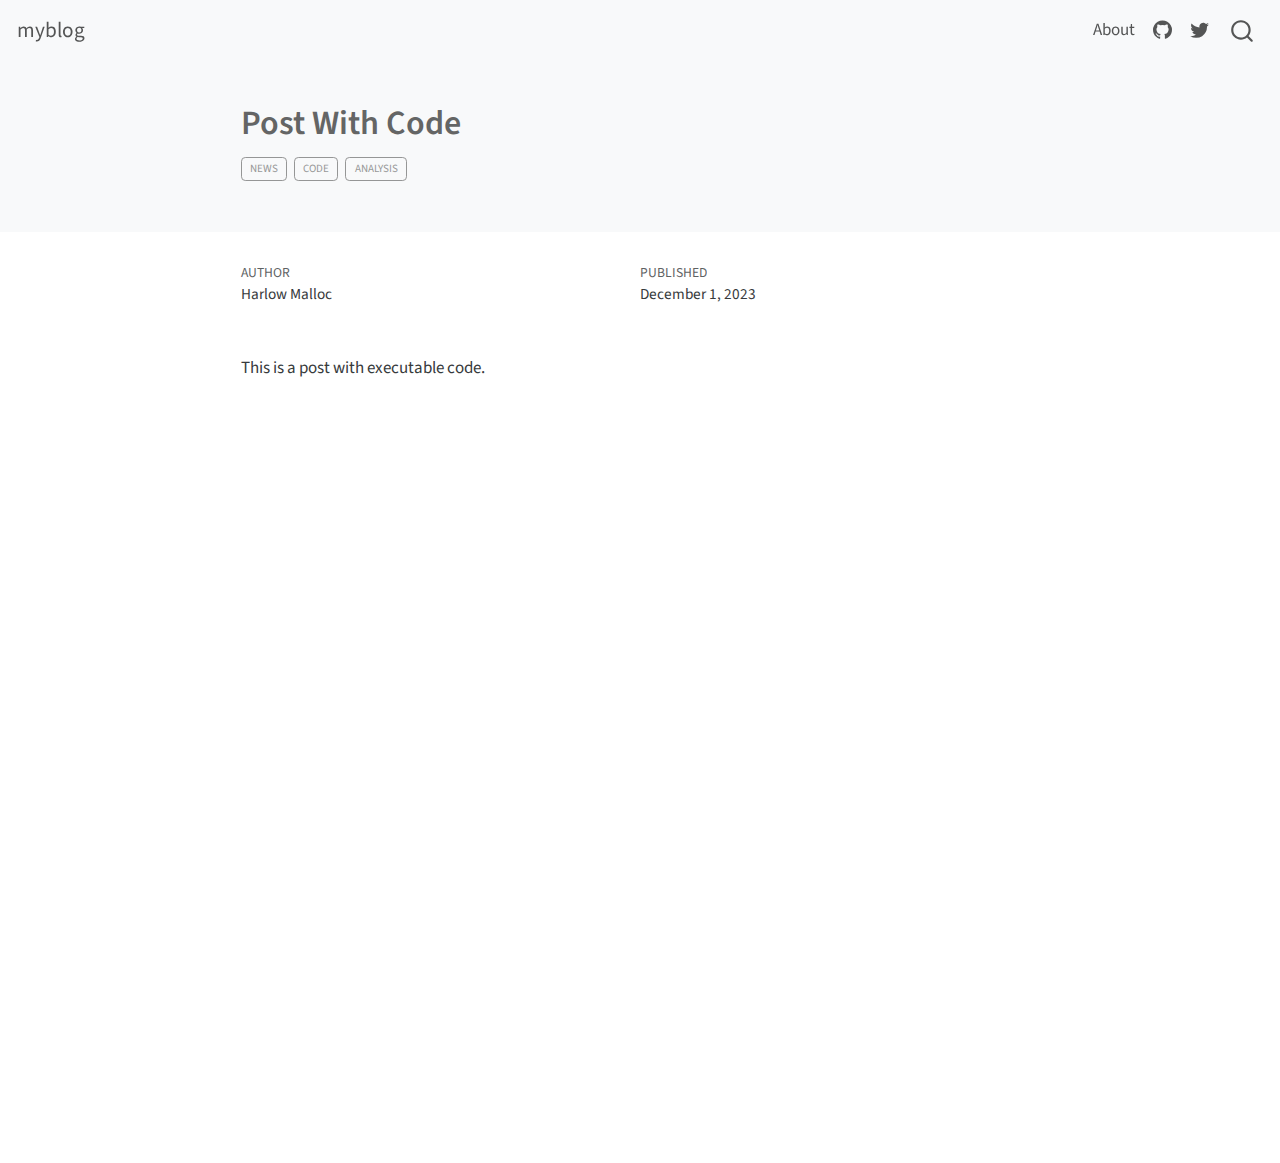
<file: _site/posts/post-with-code/index.html>
<!DOCTYPE html>
<html xmlns="http://www.w3.org/1999/xhtml" lang="en" xml:lang="en"><head>

<meta charset="utf-8">
<meta name="generator" content="quarto-1.3.450">

<meta name="viewport" content="width=device-width, initial-scale=1.0, user-scalable=yes">

<meta name="author" content="Harlow Malloc">
<meta name="dcterms.date" content="2023-12-01">

<title>myblog - Post With Code</title>
<style>
code{white-space: pre-wrap;}
span.smallcaps{font-variant: small-caps;}
div.columns{display: flex; gap: min(4vw, 1.5em);}
div.column{flex: auto; overflow-x: auto;}
div.hanging-indent{margin-left: 1.5em; text-indent: -1.5em;}
ul.task-list{list-style: none;}
ul.task-list li input[type="checkbox"] {
  width: 0.8em;
  margin: 0 0.8em 0.2em -1em; /* quarto-specific, see https://github.com/quarto-dev/quarto-cli/issues/4556 */ 
  vertical-align: middle;
}
</style>


<script src="../../site_libs/quarto-nav/quarto-nav.js"></script>
<script src="../../site_libs/quarto-nav/headroom.min.js"></script>
<script src="../../site_libs/clipboard/clipboard.min.js"></script>
<script src="../../site_libs/quarto-search/autocomplete.umd.js"></script>
<script src="../../site_libs/quarto-search/fuse.min.js"></script>
<script src="../../site_libs/quarto-search/quarto-search.js"></script>
<meta name="quarto:offset" content="../../">
<script src="../../site_libs/quarto-html/quarto.js"></script>
<script src="../../site_libs/quarto-html/popper.min.js"></script>
<script src="../../site_libs/quarto-html/tippy.umd.min.js"></script>
<script src="../../site_libs/quarto-html/anchor.min.js"></script>
<link href="../../site_libs/quarto-html/tippy.css" rel="stylesheet">
<link href="../../site_libs/quarto-html/quarto-syntax-highlighting.css" rel="stylesheet" id="quarto-text-highlighting-styles">
<script src="../../site_libs/bootstrap/bootstrap.min.js"></script>
<link href="../../site_libs/bootstrap/bootstrap-icons.css" rel="stylesheet">
<link href="../../site_libs/bootstrap/bootstrap.min.css" rel="stylesheet" id="quarto-bootstrap" data-mode="light">
<script id="quarto-search-options" type="application/json">{
  "location": "navbar",
  "copy-button": false,
  "collapse-after": 3,
  "panel-placement": "end",
  "type": "overlay",
  "limit": 20,
  "language": {
    "search-no-results-text": "No results",
    "search-matching-documents-text": "matching documents",
    "search-copy-link-title": "Copy link to search",
    "search-hide-matches-text": "Hide additional matches",
    "search-more-match-text": "more match in this document",
    "search-more-matches-text": "more matches in this document",
    "search-clear-button-title": "Clear",
    "search-detached-cancel-button-title": "Cancel",
    "search-submit-button-title": "Submit",
    "search-label": "Search"
  }
}</script>


<link rel="stylesheet" href="../../styles.css">
</head>

<body class="nav-fixed fullcontent">

<div id="quarto-search-results"></div>
  <header id="quarto-header" class="headroom fixed-top">
    <nav class="navbar navbar-expand-lg navbar-dark ">
      <div class="navbar-container container-fluid">
      <div class="navbar-brand-container">
    <a class="navbar-brand" href="../../index.html">
    <span class="navbar-title">myblog</span>
    </a>
  </div>
            <div id="quarto-search" class="" title="Search"></div>
          <button class="navbar-toggler" type="button" data-bs-toggle="collapse" data-bs-target="#navbarCollapse" aria-controls="navbarCollapse" aria-expanded="false" aria-label="Toggle navigation" onclick="if (window.quartoToggleHeadroom) { window.quartoToggleHeadroom(); }">
  <span class="navbar-toggler-icon"></span>
</button>
          <div class="collapse navbar-collapse" id="navbarCollapse">
            <ul class="navbar-nav navbar-nav-scroll ms-auto">
  <li class="nav-item">
    <a class="nav-link" href="../../about.html" rel="" target="">
 <span class="menu-text">About</span></a>
  </li>  
  <li class="nav-item compact">
    <a class="nav-link" href="https://github.com/" rel="" target=""><i class="bi bi-github" role="img">
</i> 
 <span class="menu-text"></span></a>
  </li>  
  <li class="nav-item compact">
    <a class="nav-link" href="https://twitter.com" rel="" target=""><i class="bi bi-twitter" role="img">
</i> 
 <span class="menu-text"></span></a>
  </li>  
</ul>
            <div class="quarto-navbar-tools">
</div>
          </div> <!-- /navcollapse -->
      </div> <!-- /container-fluid -->
    </nav>
</header>
<!-- content -->
<header id="title-block-header" class="quarto-title-block default page-columns page-full">
  <div class="quarto-title-banner page-columns page-full">
    <div class="quarto-title column-body">
      <h1 class="title">Post With Code</h1>
                                <div class="quarto-categories">
                <div class="quarto-category">news</div>
                <div class="quarto-category">code</div>
                <div class="quarto-category">analysis</div>
              </div>
                  </div>
  </div>
    
  
  <div class="quarto-title-meta">

      <div>
      <div class="quarto-title-meta-heading">Author</div>
      <div class="quarto-title-meta-contents">
               <p>Harlow Malloc </p>
            </div>
    </div>
      
      <div>
      <div class="quarto-title-meta-heading">Published</div>
      <div class="quarto-title-meta-contents">
        <p class="date">December 1, 2023</p>
      </div>
    </div>
    
      
    </div>
    
  
  </header><div id="quarto-content" class="quarto-container page-columns page-rows-contents page-layout-article page-navbar">
<!-- sidebar -->
<!-- margin-sidebar -->
    
<!-- main -->
<main class="content quarto-banner-title-block" id="quarto-document-content">




<p>This is a post with executable code.</p>



</main> <!-- /main -->
<script id="quarto-html-after-body" type="application/javascript">
window.document.addEventListener("DOMContentLoaded", function (event) {
  const toggleBodyColorMode = (bsSheetEl) => {
    const mode = bsSheetEl.getAttribute("data-mode");
    const bodyEl = window.document.querySelector("body");
    if (mode === "dark") {
      bodyEl.classList.add("quarto-dark");
      bodyEl.classList.remove("quarto-light");
    } else {
      bodyEl.classList.add("quarto-light");
      bodyEl.classList.remove("quarto-dark");
    }
  }
  const toggleBodyColorPrimary = () => {
    const bsSheetEl = window.document.querySelector("link#quarto-bootstrap");
    if (bsSheetEl) {
      toggleBodyColorMode(bsSheetEl);
    }
  }
  toggleBodyColorPrimary();  
  const icon = "";
  const anchorJS = new window.AnchorJS();
  anchorJS.options = {
    placement: 'right',
    icon: icon
  };
  anchorJS.add('.anchored');
  const isCodeAnnotation = (el) => {
    for (const clz of el.classList) {
      if (clz.startsWith('code-annotation-')) {                     
        return true;
      }
    }
    return false;
  }
  const clipboard = new window.ClipboardJS('.code-copy-button', {
    text: function(trigger) {
      const codeEl = trigger.previousElementSibling.cloneNode(true);
      for (const childEl of codeEl.children) {
        if (isCodeAnnotation(childEl)) {
          childEl.remove();
        }
      }
      return codeEl.innerText;
    }
  });
  clipboard.on('success', function(e) {
    // button target
    const button = e.trigger;
    // don't keep focus
    button.blur();
    // flash "checked"
    button.classList.add('code-copy-button-checked');
    var currentTitle = button.getAttribute("title");
    button.setAttribute("title", "Copied!");
    let tooltip;
    if (window.bootstrap) {
      button.setAttribute("data-bs-toggle", "tooltip");
      button.setAttribute("data-bs-placement", "left");
      button.setAttribute("data-bs-title", "Copied!");
      tooltip = new bootstrap.Tooltip(button, 
        { trigger: "manual", 
          customClass: "code-copy-button-tooltip",
          offset: [0, -8]});
      tooltip.show();    
    }
    setTimeout(function() {
      if (tooltip) {
        tooltip.hide();
        button.removeAttribute("data-bs-title");
        button.removeAttribute("data-bs-toggle");
        button.removeAttribute("data-bs-placement");
      }
      button.setAttribute("title", currentTitle);
      button.classList.remove('code-copy-button-checked');
    }, 1000);
    // clear code selection
    e.clearSelection();
  });
  function tippyHover(el, contentFn) {
    const config = {
      allowHTML: true,
      content: contentFn,
      maxWidth: 500,
      delay: 100,
      arrow: false,
      appendTo: function(el) {
          return el.parentElement;
      },
      interactive: true,
      interactiveBorder: 10,
      theme: 'quarto',
      placement: 'bottom-start'
    };
    window.tippy(el, config); 
  }
  const noterefs = window.document.querySelectorAll('a[role="doc-noteref"]');
  for (var i=0; i<noterefs.length; i++) {
    const ref = noterefs[i];
    tippyHover(ref, function() {
      // use id or data attribute instead here
      let href = ref.getAttribute('data-footnote-href') || ref.getAttribute('href');
      try { href = new URL(href).hash; } catch {}
      const id = href.replace(/^#\/?/, "");
      const note = window.document.getElementById(id);
      return note.innerHTML;
    });
  }
      let selectedAnnoteEl;
      const selectorForAnnotation = ( cell, annotation) => {
        let cellAttr = 'data-code-cell="' + cell + '"';
        let lineAttr = 'data-code-annotation="' +  annotation + '"';
        const selector = 'span[' + cellAttr + '][' + lineAttr + ']';
        return selector;
      }
      const selectCodeLines = (annoteEl) => {
        const doc = window.document;
        const targetCell = annoteEl.getAttribute("data-target-cell");
        const targetAnnotation = annoteEl.getAttribute("data-target-annotation");
        const annoteSpan = window.document.querySelector(selectorForAnnotation(targetCell, targetAnnotation));
        const lines = annoteSpan.getAttribute("data-code-lines").split(",");
        const lineIds = lines.map((line) => {
          return targetCell + "-" + line;
        })
        let top = null;
        let height = null;
        let parent = null;
        if (lineIds.length > 0) {
            //compute the position of the single el (top and bottom and make a div)
            const el = window.document.getElementById(lineIds[0]);
            top = el.offsetTop;
            height = el.offsetHeight;
            parent = el.parentElement.parentElement;
          if (lineIds.length > 1) {
            const lastEl = window.document.getElementById(lineIds[lineIds.length - 1]);
            const bottom = lastEl.offsetTop + lastEl.offsetHeight;
            height = bottom - top;
          }
          if (top !== null && height !== null && parent !== null) {
            // cook up a div (if necessary) and position it 
            let div = window.document.getElementById("code-annotation-line-highlight");
            if (div === null) {
              div = window.document.createElement("div");
              div.setAttribute("id", "code-annotation-line-highlight");
              div.style.position = 'absolute';
              parent.appendChild(div);
            }
            div.style.top = top - 2 + "px";
            div.style.height = height + 4 + "px";
            let gutterDiv = window.document.getElementById("code-annotation-line-highlight-gutter");
            if (gutterDiv === null) {
              gutterDiv = window.document.createElement("div");
              gutterDiv.setAttribute("id", "code-annotation-line-highlight-gutter");
              gutterDiv.style.position = 'absolute';
              const codeCell = window.document.getElementById(targetCell);
              const gutter = codeCell.querySelector('.code-annotation-gutter');
              gutter.appendChild(gutterDiv);
            }
            gutterDiv.style.top = top - 2 + "px";
            gutterDiv.style.height = height + 4 + "px";
          }
          selectedAnnoteEl = annoteEl;
        }
      };
      const unselectCodeLines = () => {
        const elementsIds = ["code-annotation-line-highlight", "code-annotation-line-highlight-gutter"];
        elementsIds.forEach((elId) => {
          const div = window.document.getElementById(elId);
          if (div) {
            div.remove();
          }
        });
        selectedAnnoteEl = undefined;
      };
      // Attach click handler to the DT
      const annoteDls = window.document.querySelectorAll('dt[data-target-cell]');
      for (const annoteDlNode of annoteDls) {
        annoteDlNode.addEventListener('click', (event) => {
          const clickedEl = event.target;
          if (clickedEl !== selectedAnnoteEl) {
            unselectCodeLines();
            const activeEl = window.document.querySelector('dt[data-target-cell].code-annotation-active');
            if (activeEl) {
              activeEl.classList.remove('code-annotation-active');
            }
            selectCodeLines(clickedEl);
            clickedEl.classList.add('code-annotation-active');
          } else {
            // Unselect the line
            unselectCodeLines();
            clickedEl.classList.remove('code-annotation-active');
          }
        });
      }
  const findCites = (el) => {
    const parentEl = el.parentElement;
    if (parentEl) {
      const cites = parentEl.dataset.cites;
      if (cites) {
        return {
          el,
          cites: cites.split(' ')
        };
      } else {
        return findCites(el.parentElement)
      }
    } else {
      return undefined;
    }
  };
  var bibliorefs = window.document.querySelectorAll('a[role="doc-biblioref"]');
  for (var i=0; i<bibliorefs.length; i++) {
    const ref = bibliorefs[i];
    const citeInfo = findCites(ref);
    if (citeInfo) {
      tippyHover(citeInfo.el, function() {
        var popup = window.document.createElement('div');
        citeInfo.cites.forEach(function(cite) {
          var citeDiv = window.document.createElement('div');
          citeDiv.classList.add('hanging-indent');
          citeDiv.classList.add('csl-entry');
          var biblioDiv = window.document.getElementById('ref-' + cite);
          if (biblioDiv) {
            citeDiv.innerHTML = biblioDiv.innerHTML;
          }
          popup.appendChild(citeDiv);
        });
        return popup.innerHTML;
      });
    }
  }
});
</script>
</div> <!-- /content -->



</body></html>
</file>
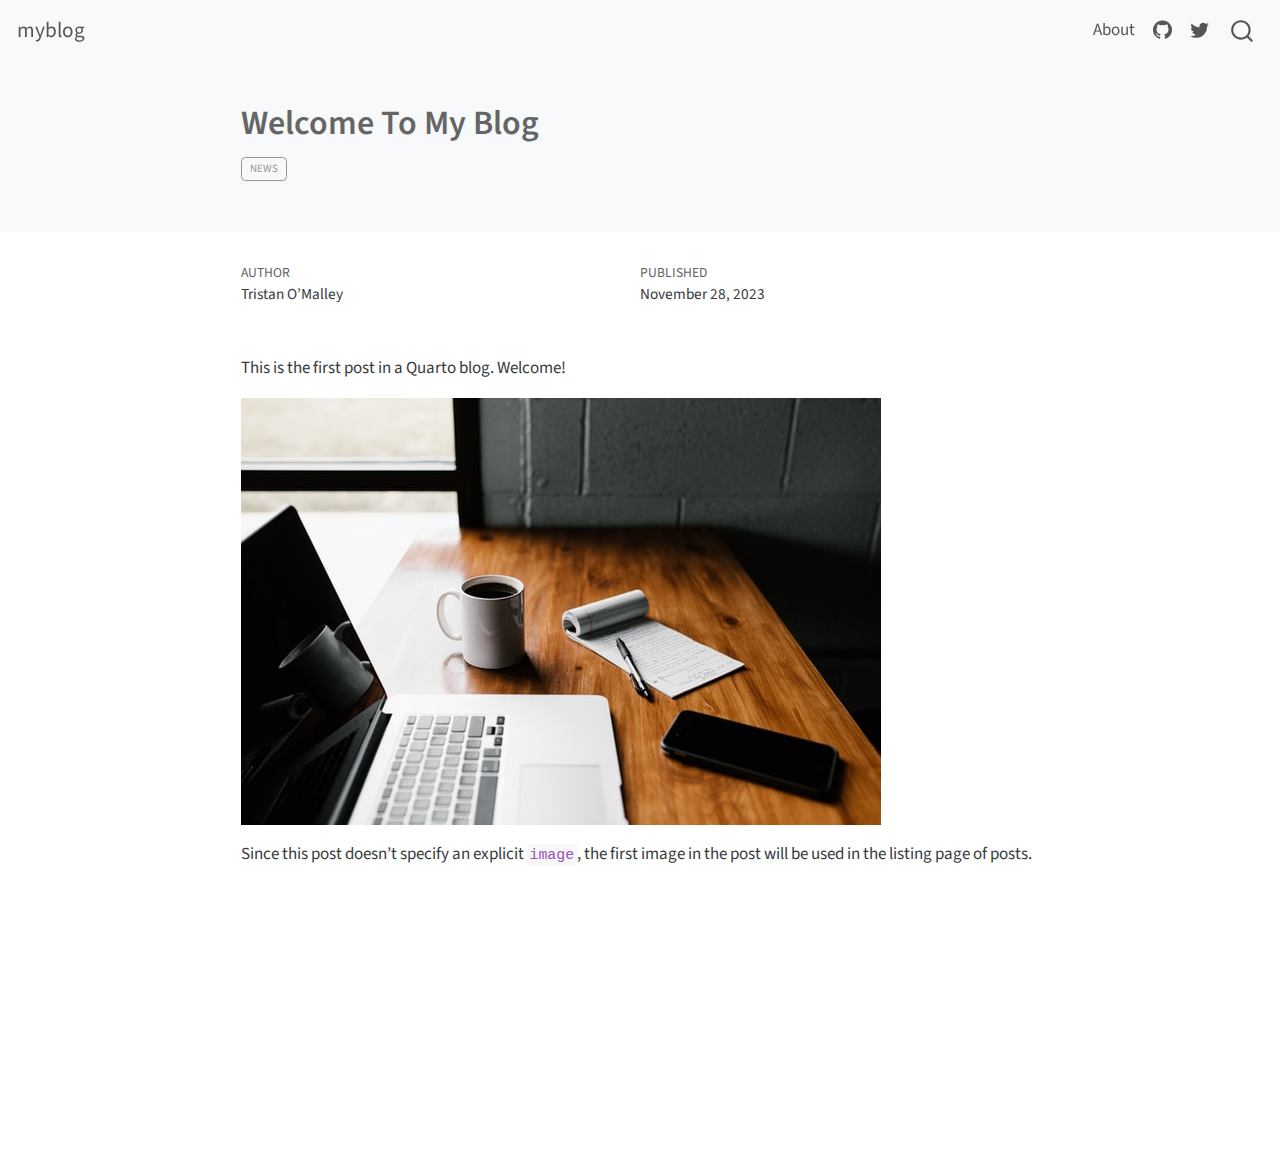
<file: _site/posts/welcome/index.html>
<!DOCTYPE html>
<html xmlns="http://www.w3.org/1999/xhtml" lang="en" xml:lang="en"><head>

<meta charset="utf-8">
<meta name="generator" content="quarto-1.3.450">

<meta name="viewport" content="width=device-width, initial-scale=1.0, user-scalable=yes">

<meta name="author" content="Tristan O’Malley">
<meta name="dcterms.date" content="2023-11-28">

<title>myblog - Welcome To My Blog</title>
<style>
code{white-space: pre-wrap;}
span.smallcaps{font-variant: small-caps;}
div.columns{display: flex; gap: min(4vw, 1.5em);}
div.column{flex: auto; overflow-x: auto;}
div.hanging-indent{margin-left: 1.5em; text-indent: -1.5em;}
ul.task-list{list-style: none;}
ul.task-list li input[type="checkbox"] {
  width: 0.8em;
  margin: 0 0.8em 0.2em -1em; /* quarto-specific, see https://github.com/quarto-dev/quarto-cli/issues/4556 */ 
  vertical-align: middle;
}
</style>


<script src="../../site_libs/quarto-nav/quarto-nav.js"></script>
<script src="../../site_libs/quarto-nav/headroom.min.js"></script>
<script src="../../site_libs/clipboard/clipboard.min.js"></script>
<script src="../../site_libs/quarto-search/autocomplete.umd.js"></script>
<script src="../../site_libs/quarto-search/fuse.min.js"></script>
<script src="../../site_libs/quarto-search/quarto-search.js"></script>
<meta name="quarto:offset" content="../../">
<script src="../../site_libs/quarto-html/quarto.js"></script>
<script src="../../site_libs/quarto-html/popper.min.js"></script>
<script src="../../site_libs/quarto-html/tippy.umd.min.js"></script>
<script src="../../site_libs/quarto-html/anchor.min.js"></script>
<link href="../../site_libs/quarto-html/tippy.css" rel="stylesheet">
<link href="../../site_libs/quarto-html/quarto-syntax-highlighting.css" rel="stylesheet" id="quarto-text-highlighting-styles">
<script src="../../site_libs/bootstrap/bootstrap.min.js"></script>
<link href="../../site_libs/bootstrap/bootstrap-icons.css" rel="stylesheet">
<link href="../../site_libs/bootstrap/bootstrap.min.css" rel="stylesheet" id="quarto-bootstrap" data-mode="light">
<script id="quarto-search-options" type="application/json">{
  "location": "navbar",
  "copy-button": false,
  "collapse-after": 3,
  "panel-placement": "end",
  "type": "overlay",
  "limit": 20,
  "language": {
    "search-no-results-text": "No results",
    "search-matching-documents-text": "matching documents",
    "search-copy-link-title": "Copy link to search",
    "search-hide-matches-text": "Hide additional matches",
    "search-more-match-text": "more match in this document",
    "search-more-matches-text": "more matches in this document",
    "search-clear-button-title": "Clear",
    "search-detached-cancel-button-title": "Cancel",
    "search-submit-button-title": "Submit",
    "search-label": "Search"
  }
}</script>


<link rel="stylesheet" href="../../styles.css">
</head>

<body class="nav-fixed fullcontent">

<div id="quarto-search-results"></div>
  <header id="quarto-header" class="headroom fixed-top">
    <nav class="navbar navbar-expand-lg navbar-dark ">
      <div class="navbar-container container-fluid">
      <div class="navbar-brand-container">
    <a class="navbar-brand" href="../../index.html">
    <span class="navbar-title">myblog</span>
    </a>
  </div>
            <div id="quarto-search" class="" title="Search"></div>
          <button class="navbar-toggler" type="button" data-bs-toggle="collapse" data-bs-target="#navbarCollapse" aria-controls="navbarCollapse" aria-expanded="false" aria-label="Toggle navigation" onclick="if (window.quartoToggleHeadroom) { window.quartoToggleHeadroom(); }">
  <span class="navbar-toggler-icon"></span>
</button>
          <div class="collapse navbar-collapse" id="navbarCollapse">
            <ul class="navbar-nav navbar-nav-scroll ms-auto">
  <li class="nav-item">
    <a class="nav-link" href="../../about.html" rel="" target="">
 <span class="menu-text">About</span></a>
  </li>  
  <li class="nav-item compact">
    <a class="nav-link" href="https://github.com/" rel="" target=""><i class="bi bi-github" role="img">
</i> 
 <span class="menu-text"></span></a>
  </li>  
  <li class="nav-item compact">
    <a class="nav-link" href="https://twitter.com" rel="" target=""><i class="bi bi-twitter" role="img">
</i> 
 <span class="menu-text"></span></a>
  </li>  
</ul>
            <div class="quarto-navbar-tools">
</div>
          </div> <!-- /navcollapse -->
      </div> <!-- /container-fluid -->
    </nav>
</header>
<!-- content -->
<header id="title-block-header" class="quarto-title-block default page-columns page-full">
  <div class="quarto-title-banner page-columns page-full">
    <div class="quarto-title column-body">
      <h1 class="title">Welcome To My Blog</h1>
                                <div class="quarto-categories">
                <div class="quarto-category">news</div>
              </div>
                  </div>
  </div>
    
  
  <div class="quarto-title-meta">

      <div>
      <div class="quarto-title-meta-heading">Author</div>
      <div class="quarto-title-meta-contents">
               <p>Tristan O’Malley </p>
            </div>
    </div>
      
      <div>
      <div class="quarto-title-meta-heading">Published</div>
      <div class="quarto-title-meta-contents">
        <p class="date">November 28, 2023</p>
      </div>
    </div>
    
      
    </div>
    
  
  </header><div id="quarto-content" class="quarto-container page-columns page-rows-contents page-layout-article page-navbar">
<!-- sidebar -->
<!-- margin-sidebar -->
    
<!-- main -->
<main class="content quarto-banner-title-block" id="quarto-document-content">




<p>This is the first post in a Quarto blog. Welcome!</p>
<p><img src="thumbnail.jpg" class="img-fluid"></p>
<p>Since this post doesn’t specify an explicit <code>image</code>, the first image in the post will be used in the listing page of posts.</p>



</main> <!-- /main -->
<script id="quarto-html-after-body" type="application/javascript">
window.document.addEventListener("DOMContentLoaded", function (event) {
  const toggleBodyColorMode = (bsSheetEl) => {
    const mode = bsSheetEl.getAttribute("data-mode");
    const bodyEl = window.document.querySelector("body");
    if (mode === "dark") {
      bodyEl.classList.add("quarto-dark");
      bodyEl.classList.remove("quarto-light");
    } else {
      bodyEl.classList.add("quarto-light");
      bodyEl.classList.remove("quarto-dark");
    }
  }
  const toggleBodyColorPrimary = () => {
    const bsSheetEl = window.document.querySelector("link#quarto-bootstrap");
    if (bsSheetEl) {
      toggleBodyColorMode(bsSheetEl);
    }
  }
  toggleBodyColorPrimary();  
  const icon = "";
  const anchorJS = new window.AnchorJS();
  anchorJS.options = {
    placement: 'right',
    icon: icon
  };
  anchorJS.add('.anchored');
  const isCodeAnnotation = (el) => {
    for (const clz of el.classList) {
      if (clz.startsWith('code-annotation-')) {                     
        return true;
      }
    }
    return false;
  }
  const clipboard = new window.ClipboardJS('.code-copy-button', {
    text: function(trigger) {
      const codeEl = trigger.previousElementSibling.cloneNode(true);
      for (const childEl of codeEl.children) {
        if (isCodeAnnotation(childEl)) {
          childEl.remove();
        }
      }
      return codeEl.innerText;
    }
  });
  clipboard.on('success', function(e) {
    // button target
    const button = e.trigger;
    // don't keep focus
    button.blur();
    // flash "checked"
    button.classList.add('code-copy-button-checked');
    var currentTitle = button.getAttribute("title");
    button.setAttribute("title", "Copied!");
    let tooltip;
    if (window.bootstrap) {
      button.setAttribute("data-bs-toggle", "tooltip");
      button.setAttribute("data-bs-placement", "left");
      button.setAttribute("data-bs-title", "Copied!");
      tooltip = new bootstrap.Tooltip(button, 
        { trigger: "manual", 
          customClass: "code-copy-button-tooltip",
          offset: [0, -8]});
      tooltip.show();    
    }
    setTimeout(function() {
      if (tooltip) {
        tooltip.hide();
        button.removeAttribute("data-bs-title");
        button.removeAttribute("data-bs-toggle");
        button.removeAttribute("data-bs-placement");
      }
      button.setAttribute("title", currentTitle);
      button.classList.remove('code-copy-button-checked');
    }, 1000);
    // clear code selection
    e.clearSelection();
  });
  function tippyHover(el, contentFn) {
    const config = {
      allowHTML: true,
      content: contentFn,
      maxWidth: 500,
      delay: 100,
      arrow: false,
      appendTo: function(el) {
          return el.parentElement;
      },
      interactive: true,
      interactiveBorder: 10,
      theme: 'quarto',
      placement: 'bottom-start'
    };
    window.tippy(el, config); 
  }
  const noterefs = window.document.querySelectorAll('a[role="doc-noteref"]');
  for (var i=0; i<noterefs.length; i++) {
    const ref = noterefs[i];
    tippyHover(ref, function() {
      // use id or data attribute instead here
      let href = ref.getAttribute('data-footnote-href') || ref.getAttribute('href');
      try { href = new URL(href).hash; } catch {}
      const id = href.replace(/^#\/?/, "");
      const note = window.document.getElementById(id);
      return note.innerHTML;
    });
  }
      let selectedAnnoteEl;
      const selectorForAnnotation = ( cell, annotation) => {
        let cellAttr = 'data-code-cell="' + cell + '"';
        let lineAttr = 'data-code-annotation="' +  annotation + '"';
        const selector = 'span[' + cellAttr + '][' + lineAttr + ']';
        return selector;
      }
      const selectCodeLines = (annoteEl) => {
        const doc = window.document;
        const targetCell = annoteEl.getAttribute("data-target-cell");
        const targetAnnotation = annoteEl.getAttribute("data-target-annotation");
        const annoteSpan = window.document.querySelector(selectorForAnnotation(targetCell, targetAnnotation));
        const lines = annoteSpan.getAttribute("data-code-lines").split(",");
        const lineIds = lines.map((line) => {
          return targetCell + "-" + line;
        })
        let top = null;
        let height = null;
        let parent = null;
        if (lineIds.length > 0) {
            //compute the position of the single el (top and bottom and make a div)
            const el = window.document.getElementById(lineIds[0]);
            top = el.offsetTop;
            height = el.offsetHeight;
            parent = el.parentElement.parentElement;
          if (lineIds.length > 1) {
            const lastEl = window.document.getElementById(lineIds[lineIds.length - 1]);
            const bottom = lastEl.offsetTop + lastEl.offsetHeight;
            height = bottom - top;
          }
          if (top !== null && height !== null && parent !== null) {
            // cook up a div (if necessary) and position it 
            let div = window.document.getElementById("code-annotation-line-highlight");
            if (div === null) {
              div = window.document.createElement("div");
              div.setAttribute("id", "code-annotation-line-highlight");
              div.style.position = 'absolute';
              parent.appendChild(div);
            }
            div.style.top = top - 2 + "px";
            div.style.height = height + 4 + "px";
            let gutterDiv = window.document.getElementById("code-annotation-line-highlight-gutter");
            if (gutterDiv === null) {
              gutterDiv = window.document.createElement("div");
              gutterDiv.setAttribute("id", "code-annotation-line-highlight-gutter");
              gutterDiv.style.position = 'absolute';
              const codeCell = window.document.getElementById(targetCell);
              const gutter = codeCell.querySelector('.code-annotation-gutter');
              gutter.appendChild(gutterDiv);
            }
            gutterDiv.style.top = top - 2 + "px";
            gutterDiv.style.height = height + 4 + "px";
          }
          selectedAnnoteEl = annoteEl;
        }
      };
      const unselectCodeLines = () => {
        const elementsIds = ["code-annotation-line-highlight", "code-annotation-line-highlight-gutter"];
        elementsIds.forEach((elId) => {
          const div = window.document.getElementById(elId);
          if (div) {
            div.remove();
          }
        });
        selectedAnnoteEl = undefined;
      };
      // Attach click handler to the DT
      const annoteDls = window.document.querySelectorAll('dt[data-target-cell]');
      for (const annoteDlNode of annoteDls) {
        annoteDlNode.addEventListener('click', (event) => {
          const clickedEl = event.target;
          if (clickedEl !== selectedAnnoteEl) {
            unselectCodeLines();
            const activeEl = window.document.querySelector('dt[data-target-cell].code-annotation-active');
            if (activeEl) {
              activeEl.classList.remove('code-annotation-active');
            }
            selectCodeLines(clickedEl);
            clickedEl.classList.add('code-annotation-active');
          } else {
            // Unselect the line
            unselectCodeLines();
            clickedEl.classList.remove('code-annotation-active');
          }
        });
      }
  const findCites = (el) => {
    const parentEl = el.parentElement;
    if (parentEl) {
      const cites = parentEl.dataset.cites;
      if (cites) {
        return {
          el,
          cites: cites.split(' ')
        };
      } else {
        return findCites(el.parentElement)
      }
    } else {
      return undefined;
    }
  };
  var bibliorefs = window.document.querySelectorAll('a[role="doc-biblioref"]');
  for (var i=0; i<bibliorefs.length; i++) {
    const ref = bibliorefs[i];
    const citeInfo = findCites(ref);
    if (citeInfo) {
      tippyHover(citeInfo.el, function() {
        var popup = window.document.createElement('div');
        citeInfo.cites.forEach(function(cite) {
          var citeDiv = window.document.createElement('div');
          citeDiv.classList.add('hanging-indent');
          citeDiv.classList.add('csl-entry');
          var biblioDiv = window.document.getElementById('ref-' + cite);
          if (biblioDiv) {
            citeDiv.innerHTML = biblioDiv.innerHTML;
          }
          popup.appendChild(citeDiv);
        });
        return popup.innerHTML;
      });
    }
  }
});
</script>
</div> <!-- /content -->



</body></html>
</file>
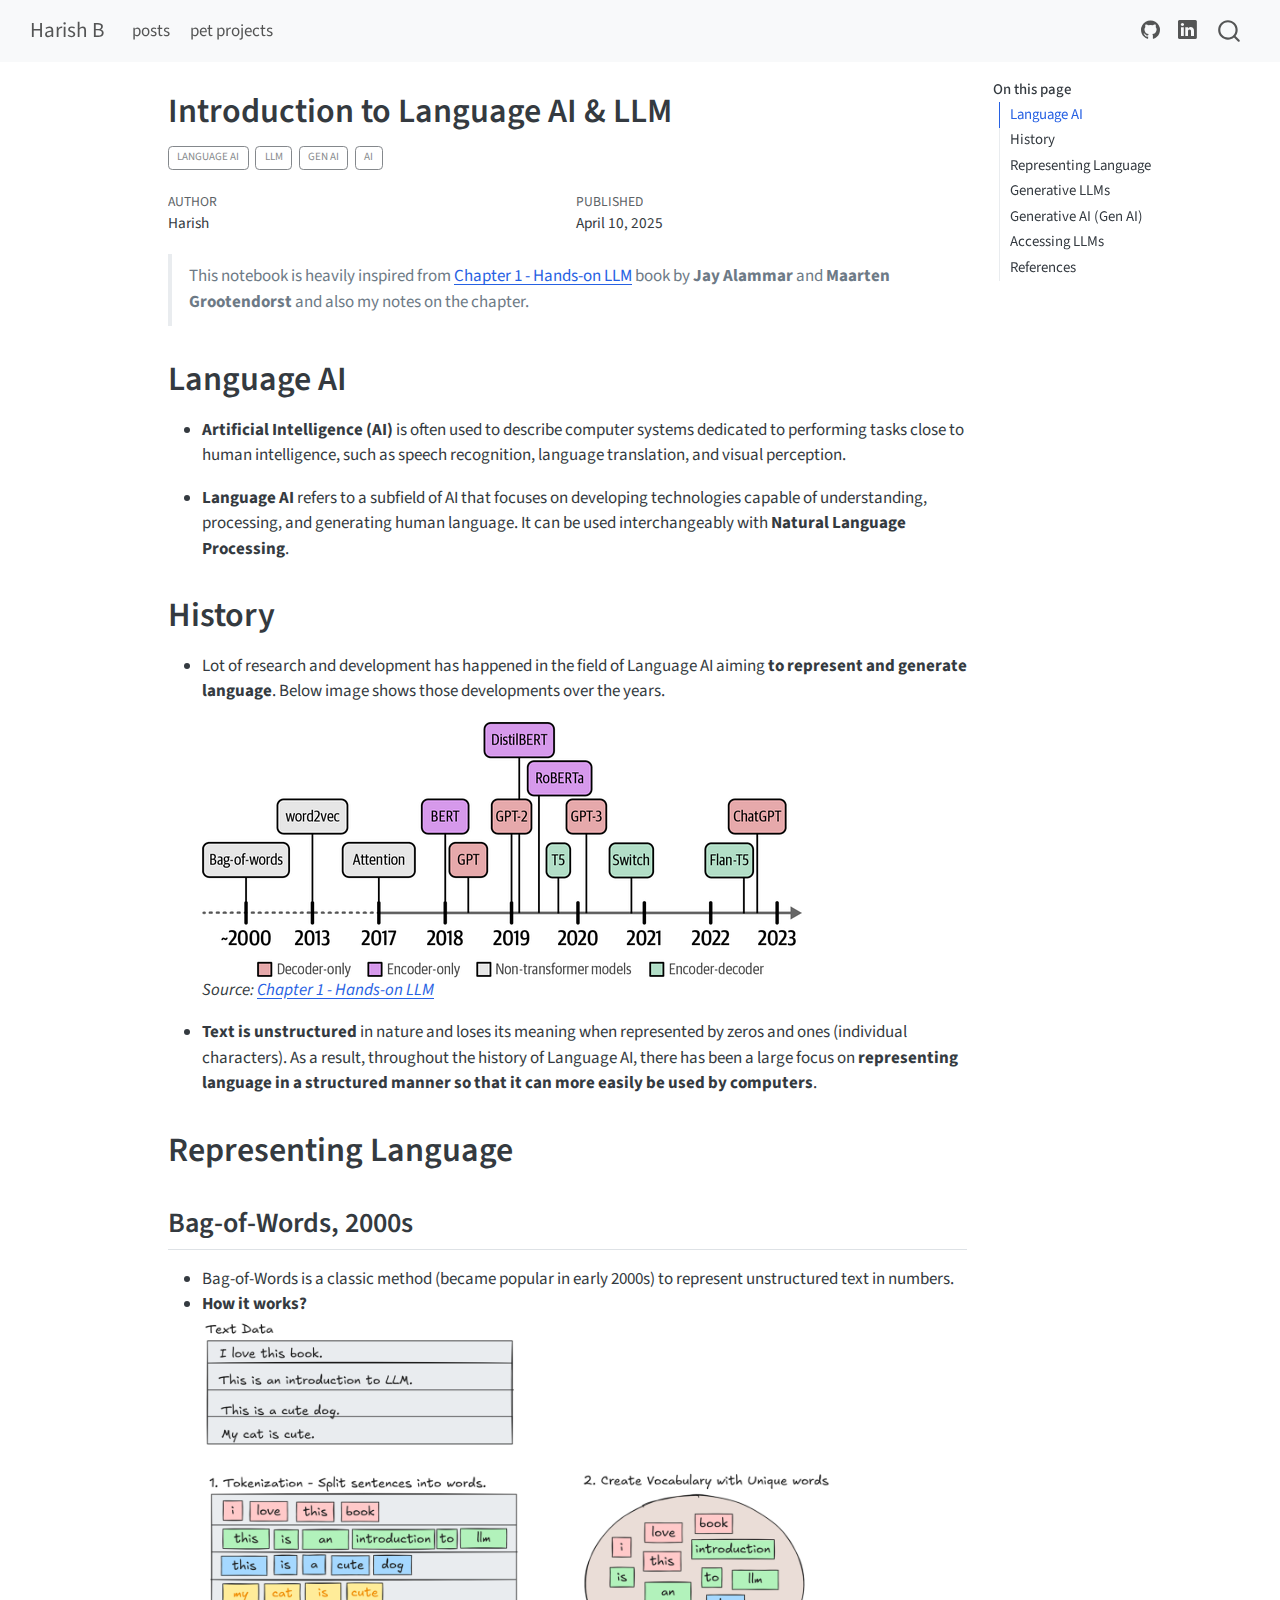
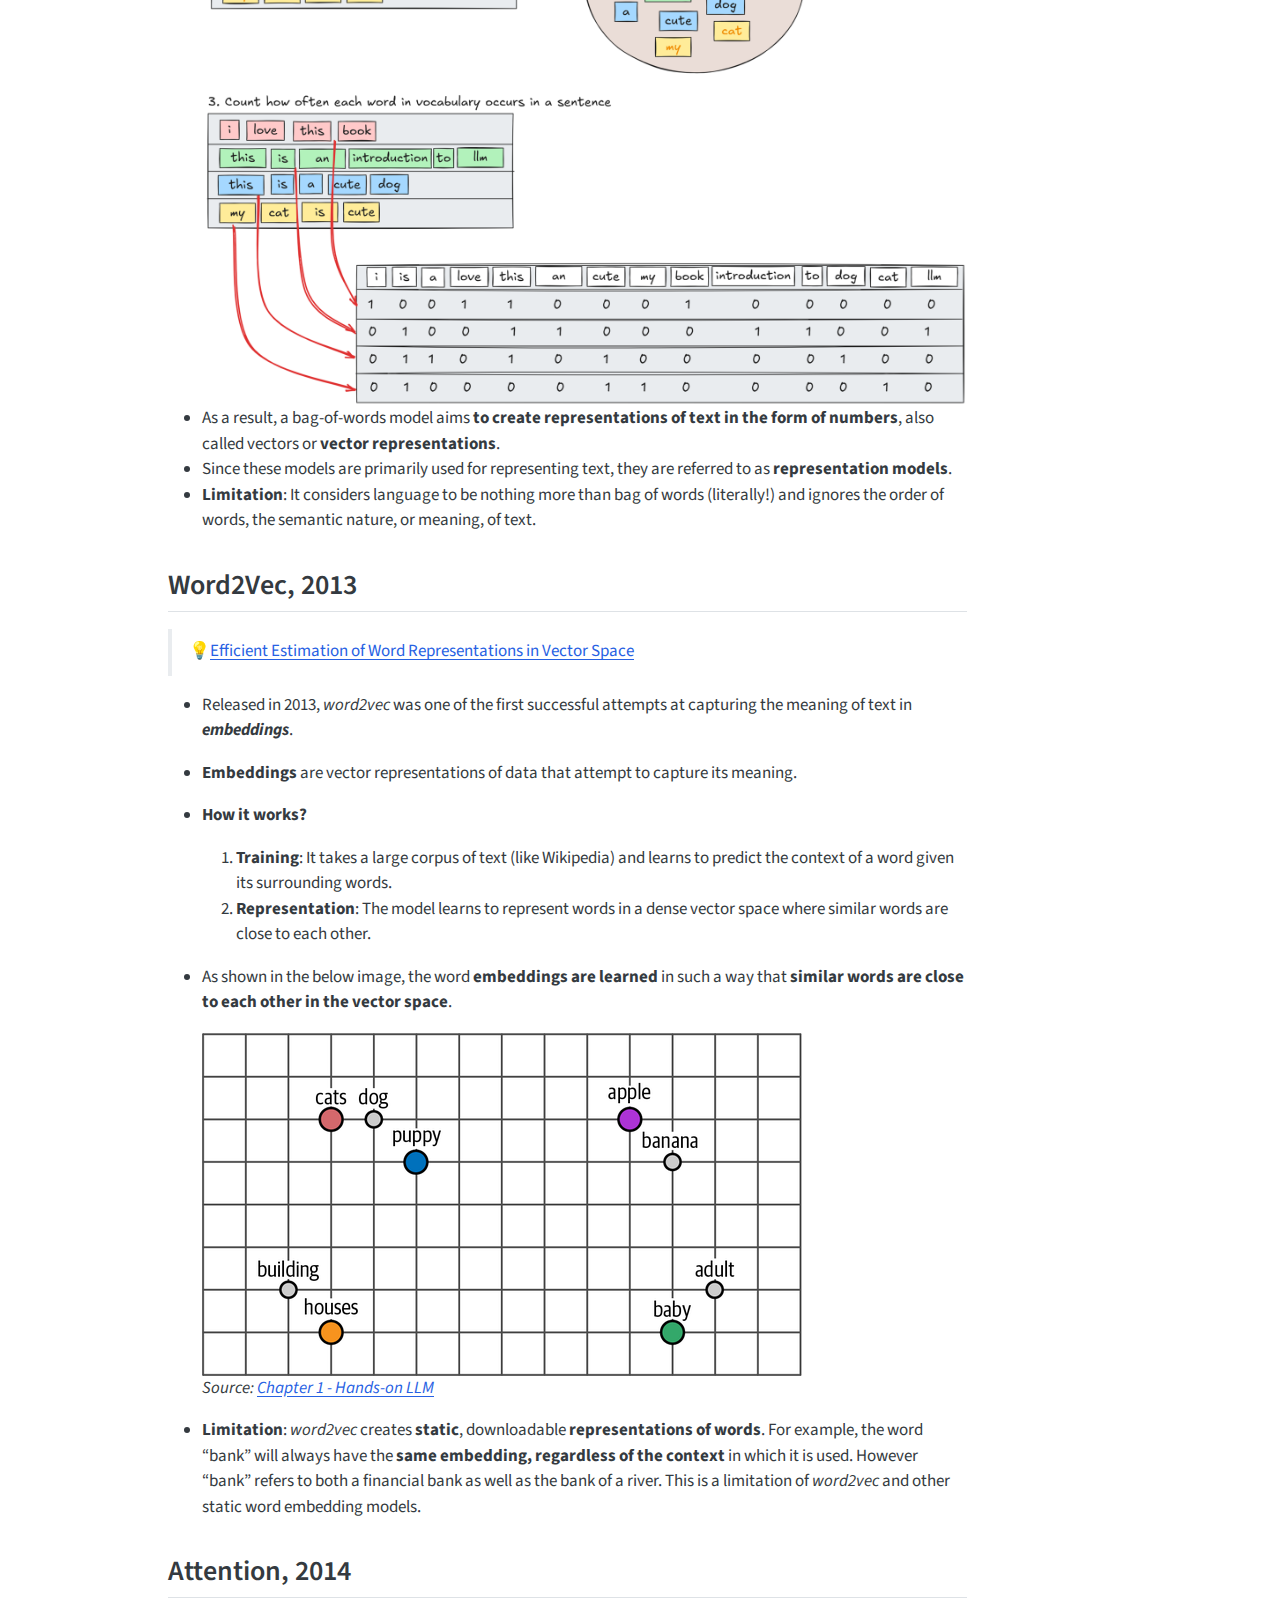
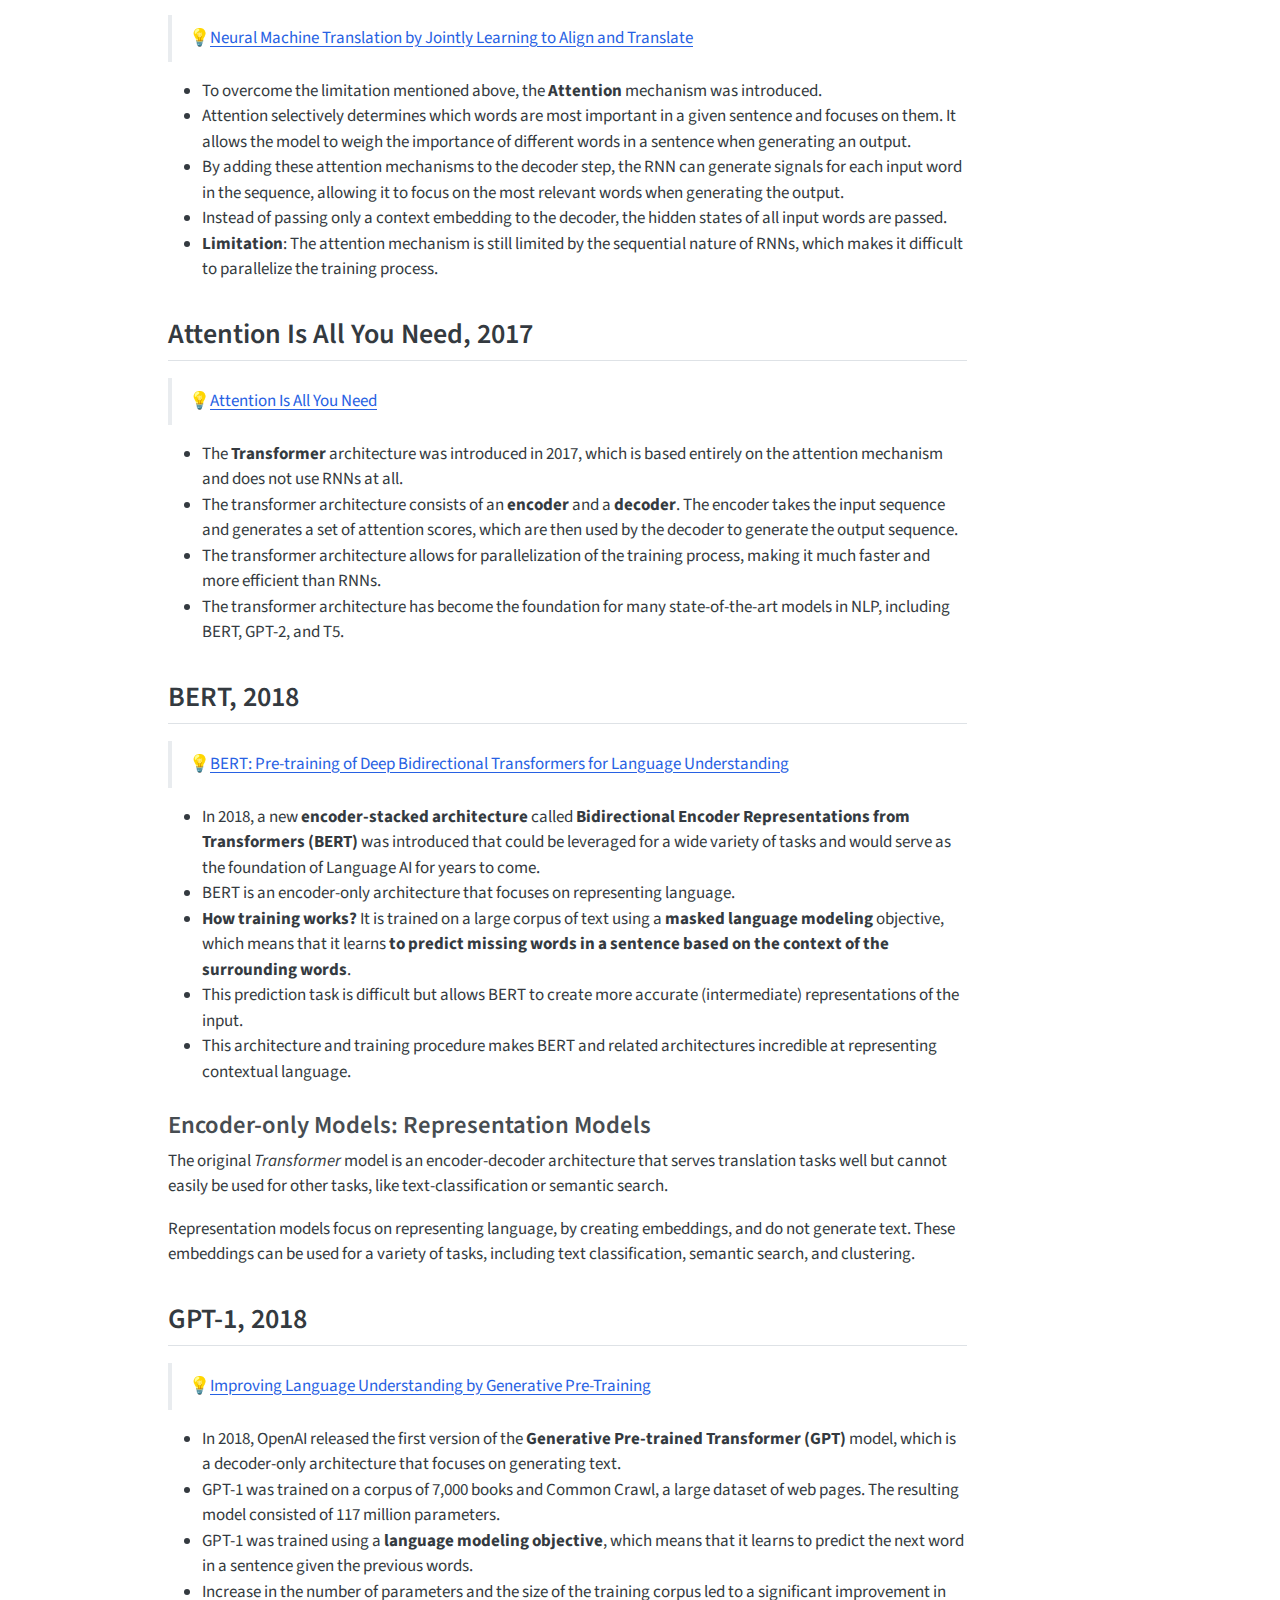
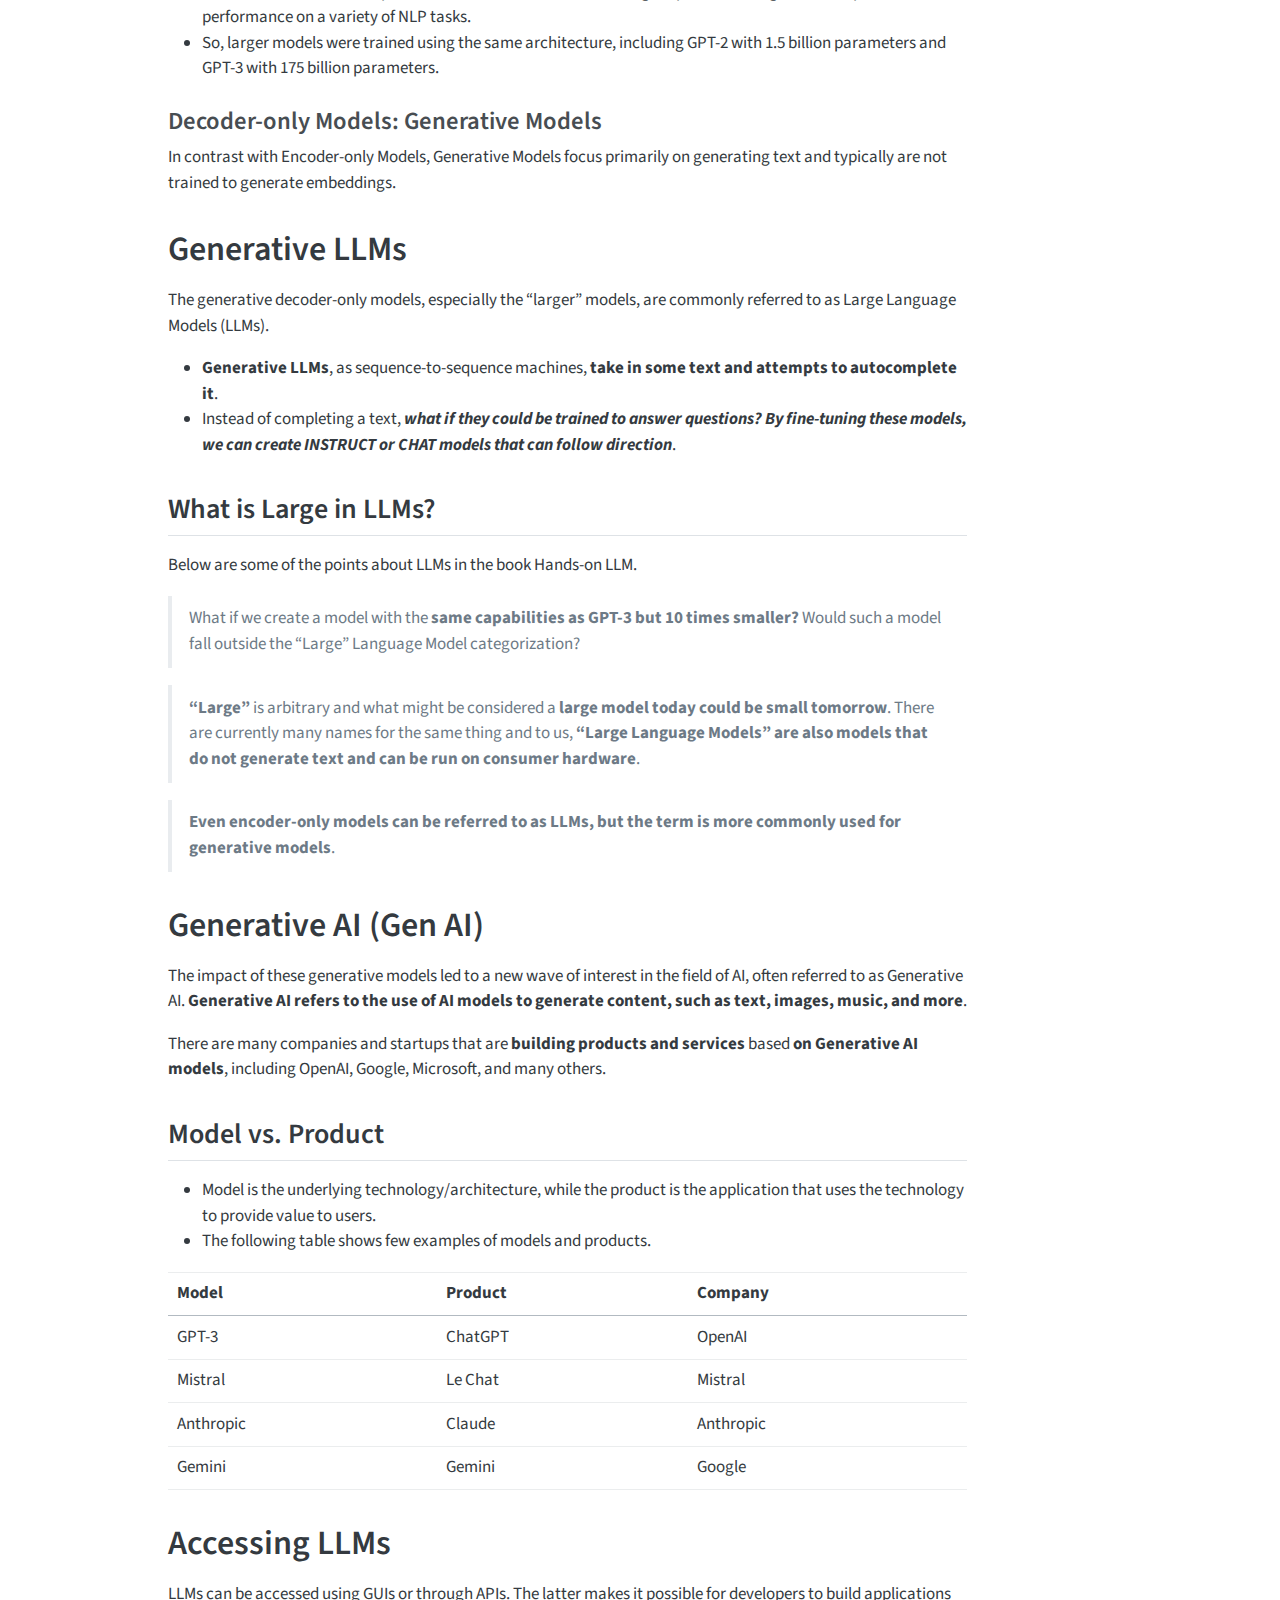
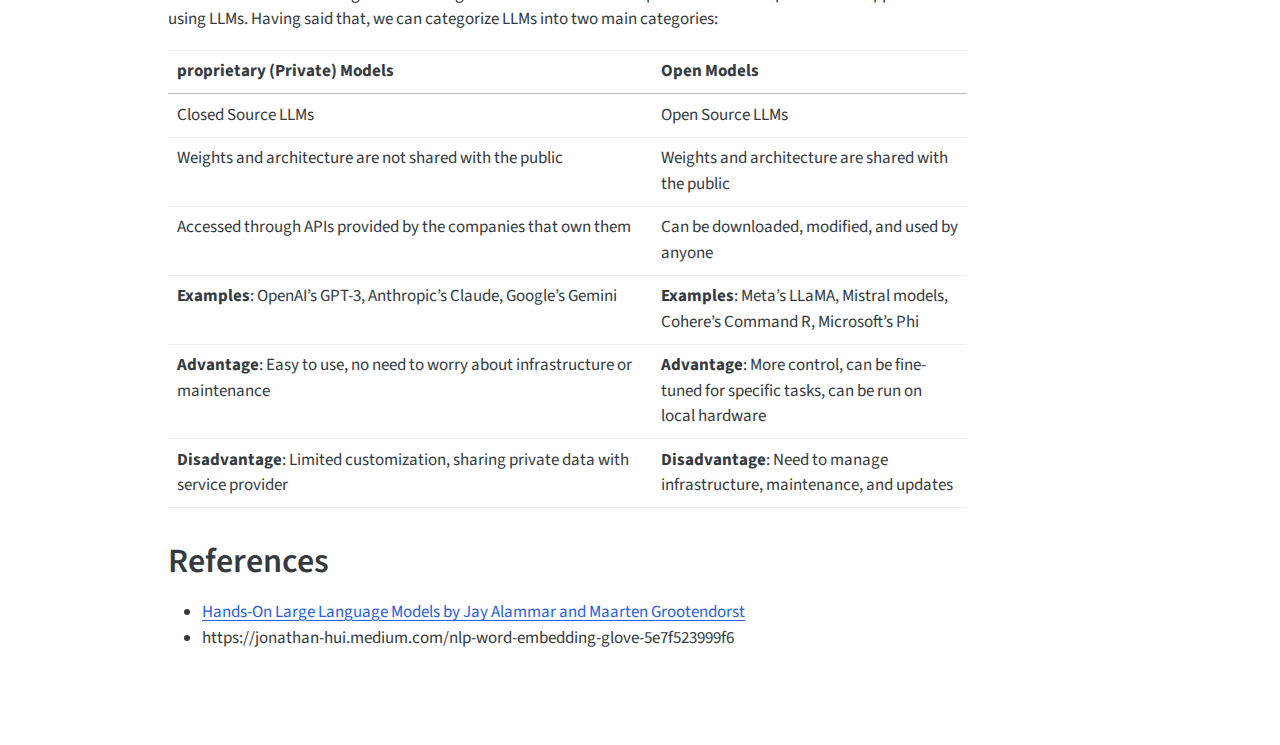
<file: docs/posts/lang-ai-llm-intro/index.html>
<!DOCTYPE html>
<html xmlns="http://www.w3.org/1999/xhtml" lang="en" xml:lang="en"><head>

<meta charset="utf-8">
<meta name="generator" content="quarto-1.4.552">

<meta name="viewport" content="width=device-width, initial-scale=1.0, user-scalable=yes">

<meta name="author" content="Harish">
<meta name="dcterms.date" content="2025-04-10">

<title>Harish B - Introduction to Language AI &amp; LLM</title>
<style>
code{white-space: pre-wrap;}
span.smallcaps{font-variant: small-caps;}
div.columns{display: flex; gap: min(4vw, 1.5em);}
div.column{flex: auto; overflow-x: auto;}
div.hanging-indent{margin-left: 1.5em; text-indent: -1.5em;}
ul.task-list{list-style: none;}
ul.task-list li input[type="checkbox"] {
  width: 0.8em;
  margin: 0 0.8em 0.2em -1em; /* quarto-specific, see https://github.com/quarto-dev/quarto-cli/issues/4556 */ 
  vertical-align: middle;
}
</style>


<script src="../../site_libs/quarto-nav/quarto-nav.js"></script>
<script src="../../site_libs/quarto-nav/headroom.min.js"></script>
<script src="../../site_libs/clipboard/clipboard.min.js"></script>
<script src="../../site_libs/quarto-search/autocomplete.umd.js"></script>
<script src="../../site_libs/quarto-search/fuse.min.js"></script>
<script src="../../site_libs/quarto-search/quarto-search.js"></script>
<meta name="quarto:offset" content="../../">
<script src="../../site_libs/quarto-html/quarto.js"></script>
<script src="../../site_libs/quarto-html/popper.min.js"></script>
<script src="../../site_libs/quarto-html/tippy.umd.min.js"></script>
<script src="../../site_libs/quarto-html/anchor.min.js"></script>
<link href="../../site_libs/quarto-html/tippy.css" rel="stylesheet">
<link href="../../site_libs/quarto-html/quarto-syntax-highlighting.css" rel="stylesheet" id="quarto-text-highlighting-styles">
<script src="../../site_libs/bootstrap/bootstrap.min.js"></script>
<link href="../../site_libs/bootstrap/bootstrap-icons.css" rel="stylesheet">
<link href="../../site_libs/bootstrap/bootstrap.min.css" rel="stylesheet" id="quarto-bootstrap" data-mode="light">
<script id="quarto-search-options" type="application/json">{
  "location": "navbar",
  "copy-button": false,
  "collapse-after": 3,
  "panel-placement": "end",
  "type": "overlay",
  "limit": 50,
  "keyboard-shortcut": [
    "f",
    "/",
    "s"
  ],
  "show-item-context": false,
  "language": {
    "search-no-results-text": "No results",
    "search-matching-documents-text": "matching documents",
    "search-copy-link-title": "Copy link to search",
    "search-hide-matches-text": "Hide additional matches",
    "search-more-match-text": "more match in this document",
    "search-more-matches-text": "more matches in this document",
    "search-clear-button-title": "Clear",
    "search-text-placeholder": "",
    "search-detached-cancel-button-title": "Cancel",
    "search-submit-button-title": "Submit",
    "search-label": "Search"
  }
}</script>


<link rel="stylesheet" href="../../styles.css">
</head>

<body class="nav-fixed">

<div id="quarto-search-results"></div>
  <header id="quarto-header" class="headroom fixed-top">
    <nav class="navbar navbar-expand-lg " data-bs-theme="dark">
      <div class="navbar-container container-fluid">
      <div class="navbar-brand-container mx-auto">
    <a class="navbar-brand" href="../../index.html">
    <span class="navbar-title">Harish B</span>
    </a>
  </div>
            <div id="quarto-search" class="" title="Search"></div>
          <button class="navbar-toggler" type="button" data-bs-toggle="collapse" data-bs-target="#navbarCollapse" aria-controls="navbarCollapse" aria-expanded="false" aria-label="Toggle navigation" onclick="if (window.quartoToggleHeadroom) { window.quartoToggleHeadroom(); }">
  <span class="navbar-toggler-icon"></span>
</button>
          <div class="collapse navbar-collapse" id="navbarCollapse">
            <ul class="navbar-nav navbar-nav-scroll me-auto">
  <li class="nav-item">
    <a class="nav-link" href="../../index.html"> 
<span class="menu-text">posts</span></a>
  </li>  
  <li class="nav-item">
    <a class="nav-link" href="../../projects.html"> 
<span class="menu-text">pet projects</span></a>
  </li>  
</ul>
            <ul class="navbar-nav navbar-nav-scroll ms-auto">
  <li class="nav-item compact">
    <a class="nav-link" href="https://github.com/harishb00"> <i class="bi bi-github" role="img">
</i> 
<span class="menu-text"></span></a>
  </li>  
  <li class="nav-item compact">
    <a class="nav-link" href="https://www.linkedin.com/in/harishb00/"> <i class="bi bi-linkedin" role="img">
</i> 
<span class="menu-text"></span></a>
  </li>  
</ul>
          </div> <!-- /navcollapse -->
          <div class="quarto-navbar-tools">
</div>
      </div> <!-- /container-fluid -->
    </nav>
</header>
<!-- content -->
<div id="quarto-content" class="quarto-container page-columns page-rows-contents page-layout-article page-navbar">
<!-- sidebar -->
<!-- margin-sidebar -->
    <div id="quarto-margin-sidebar" class="sidebar margin-sidebar">
        <nav id="TOC" role="doc-toc" class="toc-active">
    <h2 id="toc-title">On this page</h2>
   
  <ul>
  <li><a href="#language-ai" id="toc-language-ai" class="nav-link active" data-scroll-target="#language-ai">Language AI</a></li>
  <li><a href="#history" id="toc-history" class="nav-link" data-scroll-target="#history">History</a></li>
  <li><a href="#representing-language" id="toc-representing-language" class="nav-link" data-scroll-target="#representing-language">Representing Language</a>
  <ul class="collapse">
  <li><a href="#bag-of-words-2000s" id="toc-bag-of-words-2000s" class="nav-link" data-scroll-target="#bag-of-words-2000s">Bag-of-Words, 2000s</a></li>
  <li><a href="#word2vec-2013" id="toc-word2vec-2013" class="nav-link" data-scroll-target="#word2vec-2013">Word2Vec, 2013</a></li>
  <li><a href="#attention-2014" id="toc-attention-2014" class="nav-link" data-scroll-target="#attention-2014">Attention, 2014</a></li>
  <li><a href="#attention-is-all-you-need-2017" id="toc-attention-is-all-you-need-2017" class="nav-link" data-scroll-target="#attention-is-all-you-need-2017">Attention Is All You Need, 2017</a></li>
  <li><a href="#bert-2018" id="toc-bert-2018" class="nav-link" data-scroll-target="#bert-2018">BERT, 2018</a>
  <ul class="collapse">
  <li><a href="#encoder-only-models-representation-models" id="toc-encoder-only-models-representation-models" class="nav-link" data-scroll-target="#encoder-only-models-representation-models">Encoder-only Models: Representation Models</a></li>
  </ul></li>
  <li><a href="#gpt-1-2018" id="toc-gpt-1-2018" class="nav-link" data-scroll-target="#gpt-1-2018">GPT-1, 2018</a>
  <ul class="collapse">
  <li><a href="#decoder-only-models-generative-models" id="toc-decoder-only-models-generative-models" class="nav-link" data-scroll-target="#decoder-only-models-generative-models">Decoder-only Models: Generative Models</a></li>
  </ul></li>
  </ul></li>
  <li><a href="#generative-llms" id="toc-generative-llms" class="nav-link" data-scroll-target="#generative-llms">Generative LLMs</a>
  <ul class="collapse">
  <li><a href="#what-is-large-in-llms" id="toc-what-is-large-in-llms" class="nav-link" data-scroll-target="#what-is-large-in-llms">What is Large in LLMs?</a></li>
  </ul></li>
  <li><a href="#generative-ai-gen-ai" id="toc-generative-ai-gen-ai" class="nav-link" data-scroll-target="#generative-ai-gen-ai">Generative AI (Gen AI)</a>
  <ul class="collapse">
  <li><a href="#model-vs.-product" id="toc-model-vs.-product" class="nav-link" data-scroll-target="#model-vs.-product">Model vs.&nbsp;Product</a></li>
  </ul></li>
  <li><a href="#accessing-llms" id="toc-accessing-llms" class="nav-link" data-scroll-target="#accessing-llms">Accessing LLMs</a></li>
  <li><a href="#references" id="toc-references" class="nav-link" data-scroll-target="#references">References</a></li>
  </ul>
</nav>
    </div>
<!-- main -->
<main class="content" id="quarto-document-content">

<header id="title-block-header" class="quarto-title-block default">
<div class="quarto-title">
<h1 class="title">Introduction to Language AI &amp; LLM</h1>
  <div class="quarto-categories">
    <div class="quarto-category">Language AI</div>
    <div class="quarto-category">LLM</div>
    <div class="quarto-category">Gen AI</div>
    <div class="quarto-category">AI</div>
  </div>
  </div>



<div class="quarto-title-meta">

    <div>
    <div class="quarto-title-meta-heading">Author</div>
    <div class="quarto-title-meta-contents">
             <p>Harish </p>
          </div>
  </div>
    
    <div>
    <div class="quarto-title-meta-heading">Published</div>
    <div class="quarto-title-meta-contents">
      <p class="date">April 10, 2025</p>
    </div>
  </div>
  
    
  </div>
  


</header>


<blockquote class="blockquote">
<p>This notebook is heavily inspired from <a href="https://learning.oreilly.com/library/view/hands-on-large-language/9781098150952/">Chapter 1 - Hands-on LLM</a> book by <strong>Jay Alammar</strong> and <strong>Maarten Grootendorst</strong> and also my notes on the chapter.</p>
</blockquote>
<section id="language-ai" class="level1">
<h1>Language AI</h1>
<ul>
<li><p><strong>Artificial Intelligence (AI)</strong> is often used to describe computer systems dedicated to performing tasks close to human intelligence, such as speech recognition, language translation, and visual perception.</p></li>
<li><p><strong>Language AI</strong> refers to a subfield of AI that focuses on developing technologies capable of understanding, processing, and generating human language. It can be used interchangeably with <strong>Natural Language Processing</strong>.</p></li>
</ul>
</section>
<section id="history" class="level1">
<h1>History</h1>
<ul>
<li><p>Lot of research and development has happened in the field of Language AI aiming <strong>to represent and generate language</strong>. Below image shows those developments over the years.</p>
<p><img src="./assets/lang-ai-evolution.png" class="img-fluid" alt="Language AI Evolution"><br> <em>Source: <a href="https://learning.oreilly.com/library/view/hands-on-large-language/9781098150952/">Chapter 1 - Hands-on LLM</a></em></p></li>
<li><p><strong>Text is unstructured</strong> in nature and loses its meaning when represented by zeros and ones (individual characters). As a result, throughout the history of Language AI, there has been a large focus on <strong>representing language in a structured manner so that it can more easily be used by computers</strong>.</p></li>
</ul>
</section>
<section id="representing-language" class="level1">
<h1>Representing Language</h1>
<section id="bag-of-words-2000s" class="level2">
<h2 class="anchored" data-anchor-id="bag-of-words-2000s">Bag-of-Words, 2000s</h2>
<ul>
<li>Bag-of-Words is a classic method (became popular in early 2000s) to represent unstructured text in numbers.</li>
<li><strong>How it works?</strong> <img src="./assets/bow-alg.png" class="img-fluid" alt="Bag of Words Algorithm"></li>
<li>As a result, a bag-of-words model aims <strong>to create representations of text in the form of numbers</strong>, also called vectors or <strong>vector representations</strong>.</li>
<li>Since these models are primarily used for representing text, they are referred to as <strong>representation models</strong>.</li>
<li><strong>Limitation</strong>: It considers language to be nothing more than bag of words (literally!) and ignores the order of words, the semantic nature, or meaning, of text.</li>
</ul>
</section>
<section id="word2vec-2013" class="level2">
<h2 class="anchored" data-anchor-id="word2vec-2013">Word2Vec, 2013</h2>
<blockquote class="blockquote">
<p>💡<a href="https://arxiv.org/abs/1301.3781">Efficient Estimation of Word Representations in Vector Space</a></p>
</blockquote>
<ul>
<li><p>Released in 2013, <em>word2vec</em> was one of the first successful attempts at capturing the meaning of text in <strong><em>embeddings</em></strong>.</p></li>
<li><p><strong>Embeddings</strong> are vector representations of data that attempt to capture its meaning.</p></li>
<li><p><strong>How it works?</strong></p>
<ol type="1">
<li><strong>Training</strong>: It takes a large corpus of text (like Wikipedia) and learns to predict the context of a word given its surrounding words.</li>
<li><strong>Representation</strong>: The model learns to represent words in a dense vector space where similar words are close to each other.</li>
</ol></li>
<li><p>As shown in the below image, the word <strong>embeddings are learned</strong> in such a way that <strong>similar words are close to each other in the vector space</strong>.</p>
<p><img src="./assets/word2vec-vec-space.png" class="img-fluid" alt="image-2.png"><br> <em>Source: <a href="https://learning.oreilly.com/library/view/hands-on-large-language/9781098150952/">Chapter 1 - Hands-on LLM</a></em></p></li>
<li><p><strong>Limitation</strong>: <em>word2vec</em> creates <strong>static</strong>, downloadable <strong>representations of words</strong>. For example, the word “bank” will always have the <strong>same embedding, regardless of the context</strong> in which it is used. However “bank” refers to both a financial bank as well as the bank of a river. This is a limitation of <em>word2vec</em> and other static word embedding models.</p></li>
</ul>
</section>
<section id="attention-2014" class="level2">
<h2 class="anchored" data-anchor-id="attention-2014">Attention, 2014</h2>
<blockquote class="blockquote">
<p>💡<a href="https://arxiv.org/abs/1409.0473">Neural Machine Translation by Jointly Learning to Align and Translate</a></p>
</blockquote>
<ul>
<li>To overcome the limitation mentioned above, the <strong>Attention</strong> mechanism was introduced.</li>
<li>Attention selectively determines which words are most important in a given sentence and focuses on them. It allows the model to weigh the importance of different words in a sentence when generating an output.</li>
<li>By adding these attention mechanisms to the decoder step, the RNN can generate signals for each input word in the sequence, allowing it to focus on the most relevant words when generating the output.</li>
<li>Instead of passing only a context embedding to the decoder, the hidden states of all input words are passed.</li>
<li><strong>Limitation</strong>: The attention mechanism is still limited by the sequential nature of RNNs, which makes it difficult to parallelize the training process.</li>
</ul>
</section>
<section id="attention-is-all-you-need-2017" class="level2">
<h2 class="anchored" data-anchor-id="attention-is-all-you-need-2017">Attention Is All You Need, 2017</h2>
<blockquote class="blockquote">
<p>💡<a href="https://arxiv.org/abs/1706.03762">Attention Is All You Need</a></p>
</blockquote>
<ul>
<li>The <strong>Transformer</strong> architecture was introduced in 2017, which is based entirely on the attention mechanism and does not use RNNs at all.</li>
<li>The transformer architecture consists of an <strong>encoder</strong> and a <strong>decoder</strong>. The encoder takes the input sequence and generates a set of attention scores, which are then used by the decoder to generate the output sequence.</li>
<li>The transformer architecture allows for parallelization of the training process, making it much faster and more efficient than RNNs.</li>
<li>The transformer architecture has become the foundation for many state-of-the-art models in NLP, including BERT, GPT-2, and T5.</li>
</ul>
</section>
<section id="bert-2018" class="level2">
<h2 class="anchored" data-anchor-id="bert-2018">BERT, 2018</h2>
<blockquote class="blockquote">
<p>💡<a href="https://arxiv.org/abs/1810.04805">BERT: Pre-training of Deep Bidirectional Transformers for Language Understanding</a></p>
</blockquote>
<ul>
<li>In 2018, a new <strong>encoder-stacked architecture</strong> called <strong>Bidirectional Encoder Representations from Transformers (BERT)</strong> was introduced that could be leveraged for a wide variety of tasks and would serve as the foundation of Language AI for years to come.</li>
<li>BERT is an encoder-only architecture that focuses on representing language.</li>
<li><strong>How training works?</strong> It is trained on a large corpus of text using a <strong>masked language modeling</strong> objective, which means that it learns <strong>to predict missing words in a sentence based on the context of the surrounding words</strong>.</li>
<li>This prediction task is difficult but allows BERT to create more accurate (intermediate) representations of the input.</li>
<li>This architecture and training procedure makes BERT and related architectures incredible at representing contextual language.</li>
</ul>
<section id="encoder-only-models-representation-models" class="level3">
<h3 class="anchored" data-anchor-id="encoder-only-models-representation-models">Encoder-only Models: Representation Models</h3>
<p>The original <em>Transformer</em> model is an encoder-decoder architecture that serves translation tasks well but cannot easily be used for other tasks, like text-classification or semantic search.</p>
<p>Representation models focus on representing language, by creating embeddings, and do not generate text. These embeddings can be used for a variety of tasks, including text classification, semantic search, and clustering.</p>
</section>
</section>
<section id="gpt-1-2018" class="level2">
<h2 class="anchored" data-anchor-id="gpt-1-2018">GPT-1, 2018</h2>
<blockquote class="blockquote">
<p>💡<a href="https://cdn.openai.com/research-covers/language-unsupervised/language_understanding_paper.pdf">Improving Language Understanding by Generative Pre-Training</a></p>
</blockquote>
<ul>
<li>In 2018, OpenAI released the first version of the <strong>Generative Pre-trained Transformer (GPT)</strong> model, which is a decoder-only architecture that focuses on generating text.</li>
<li>GPT-1 was trained on a corpus of 7,000 books and Common Crawl, a large dataset of web pages. The resulting model consisted of 117 million parameters.</li>
<li>GPT-1 was trained using a <strong>language modeling objective</strong>, which means that it learns to predict the next word in a sentence given the previous words.</li>
<li>Increase in the number of parameters and the size of the training corpus led to a significant improvement in performance on a variety of NLP tasks.</li>
<li>So, larger models were trained using the same architecture, including GPT-2 with 1.5 billion parameters and GPT-3 with 175 billion parameters.</li>
</ul>
<section id="decoder-only-models-generative-models" class="level3">
<h3 class="anchored" data-anchor-id="decoder-only-models-generative-models">Decoder-only Models: Generative Models</h3>
<p>In contrast with Encoder-only Models, Generative Models focus primarily on generating text and typically are not trained to generate embeddings.</p>
</section>
</section>
</section>
<section id="generative-llms" class="level1">
<h1>Generative LLMs</h1>
<p>The generative decoder-only models, especially the “larger” models, are commonly referred to as Large Language Models (LLMs).</p>
<ul>
<li><strong>Generative LLMs</strong>, as sequence-to-sequence machines, <strong>take in some text and attempts to autocomplete it</strong>.</li>
<li>Instead of completing a text, <strong><em>what if they could be trained to answer questions? By fine-tuning these models, we can create INSTRUCT or CHAT models that can follow direction</em></strong>.</li>
</ul>
<section id="what-is-large-in-llms" class="level2">
<h2 class="anchored" data-anchor-id="what-is-large-in-llms">What is Large in LLMs?</h2>
<p>Below are some of the points about LLMs in the book Hands-on LLM.</p>
<blockquote class="blockquote">
<p>What if we create a model with the <strong>same capabilities as GPT-3 but 10 times smaller?</strong> Would such a model fall outside the “Large” Language Model categorization?</p>
</blockquote>
<blockquote class="blockquote">
<p><strong>“Large”</strong> is arbitrary and what might be considered a <strong>large model today could be small tomorrow</strong>. There are currently many names for the same thing and to us, <strong>“Large Language Models” are also models that do not generate text and can be run on consumer hardware</strong>.</p>
</blockquote>
<blockquote class="blockquote">
<p><strong>Even encoder-only models can be referred to as LLMs, but the term is more commonly used for generative models</strong>.</p>
</blockquote>
</section>
</section>
<section id="generative-ai-gen-ai" class="level1">
<h1>Generative AI (Gen AI)</h1>
<p>The impact of these generative models led to a new wave of interest in the field of AI, often referred to as Generative AI. <strong>Generative AI refers to the use of AI models to generate content, such as text, images, music, and more</strong>.</p>
<p>There are many companies and startups that are <strong>building products and services</strong> based <strong>on Generative AI models</strong>, including OpenAI, Google, Microsoft, and many others.</p>
<section id="model-vs.-product" class="level2">
<h2 class="anchored" data-anchor-id="model-vs.-product">Model vs.&nbsp;Product</h2>
<ul>
<li>Model is the underlying technology/architecture, while the product is the application that uses the technology to provide value to users.</li>
<li>The following table shows few examples of models and products.</li>
</ul>
<table class="table">
<thead>
<tr class="header">
<th>Model</th>
<th>Product</th>
<th>Company</th>
</tr>
</thead>
<tbody>
<tr class="odd">
<td>GPT-3</td>
<td>ChatGPT</td>
<td>OpenAI</td>
</tr>
<tr class="even">
<td>Mistral</td>
<td>Le Chat</td>
<td>Mistral</td>
</tr>
<tr class="odd">
<td>Anthropic</td>
<td>Claude</td>
<td>Anthropic</td>
</tr>
<tr class="even">
<td>Gemini</td>
<td>Gemini</td>
<td>Google</td>
</tr>
</tbody>
</table>
</section>
</section>
<section id="accessing-llms" class="level1">
<h1>Accessing LLMs</h1>
<p>LLMs can be accessed using GUIs or through APIs. The latter makes it possible for developers to build applications using LLMs. Having said that, we can categorize LLMs into two main categories:</p>
<table class="table">
<colgroup>
<col style="width: 60%">
<col style="width: 39%">
</colgroup>
<thead>
<tr class="header">
<th>proprietary (Private) Models</th>
<th>Open Models</th>
</tr>
</thead>
<tbody>
<tr class="odd">
<td>Closed Source LLMs</td>
<td>Open Source LLMs</td>
</tr>
<tr class="even">
<td>Weights and architecture are not shared with the public</td>
<td>Weights and architecture are shared with the public</td>
</tr>
<tr class="odd">
<td>Accessed through APIs provided by the companies that own them</td>
<td>Can be downloaded, modified, and used by anyone</td>
</tr>
<tr class="even">
<td><strong>Examples</strong>: OpenAI’s GPT-3, Anthropic’s Claude, Google’s Gemini</td>
<td><strong>Examples</strong>: Meta’s LLaMA, Mistral models, Cohere’s Command R, Microsoft’s Phi</td>
</tr>
<tr class="odd">
<td><strong>Advantage</strong>: Easy to use, no need to worry about infrastructure or maintenance</td>
<td><strong>Advantage</strong>: More control, can be fine-tuned for specific tasks, can be run on local hardware</td>
</tr>
<tr class="even">
<td><strong>Disadvantage</strong>: Limited customization, sharing private data with service provider</td>
<td><strong>Disadvantage</strong>: Need to manage infrastructure, maintenance, and updates</td>
</tr>
</tbody>
</table>
</section>
<section id="references" class="level1">
<h1>References</h1>
<ul>
<li><a href="https://www.oreilly.com/library/view/hands-on-large-language/9781098150952/">Hands-On Large Language Models by Jay Alammar and Maarten Grootendorst</a></li>
<li>https://jonathan-hui.medium.com/nlp-word-embedding-glove-5e7f523999f6</li>
</ul>


</section>

</main> <!-- /main -->
<script id="quarto-html-after-body" type="application/javascript">
window.document.addEventListener("DOMContentLoaded", function (event) {
  const toggleBodyColorMode = (bsSheetEl) => {
    const mode = bsSheetEl.getAttribute("data-mode");
    const bodyEl = window.document.querySelector("body");
    if (mode === "dark") {
      bodyEl.classList.add("quarto-dark");
      bodyEl.classList.remove("quarto-light");
    } else {
      bodyEl.classList.add("quarto-light");
      bodyEl.classList.remove("quarto-dark");
    }
  }
  const toggleBodyColorPrimary = () => {
    const bsSheetEl = window.document.querySelector("link#quarto-bootstrap");
    if (bsSheetEl) {
      toggleBodyColorMode(bsSheetEl);
    }
  }
  toggleBodyColorPrimary();  
  const icon = "";
  const anchorJS = new window.AnchorJS();
  anchorJS.options = {
    placement: 'right',
    icon: icon
  };
  anchorJS.add('.anchored');
  const isCodeAnnotation = (el) => {
    for (const clz of el.classList) {
      if (clz.startsWith('code-annotation-')) {                     
        return true;
      }
    }
    return false;
  }
  const clipboard = new window.ClipboardJS('.code-copy-button', {
    text: function(trigger) {
      const codeEl = trigger.previousElementSibling.cloneNode(true);
      for (const childEl of codeEl.children) {
        if (isCodeAnnotation(childEl)) {
          childEl.remove();
        }
      }
      return codeEl.innerText;
    }
  });
  clipboard.on('success', function(e) {
    // button target
    const button = e.trigger;
    // don't keep focus
    button.blur();
    // flash "checked"
    button.classList.add('code-copy-button-checked');
    var currentTitle = button.getAttribute("title");
    button.setAttribute("title", "Copied!");
    let tooltip;
    if (window.bootstrap) {
      button.setAttribute("data-bs-toggle", "tooltip");
      button.setAttribute("data-bs-placement", "left");
      button.setAttribute("data-bs-title", "Copied!");
      tooltip = new bootstrap.Tooltip(button, 
        { trigger: "manual", 
          customClass: "code-copy-button-tooltip",
          offset: [0, -8]});
      tooltip.show();    
    }
    setTimeout(function() {
      if (tooltip) {
        tooltip.hide();
        button.removeAttribute("data-bs-title");
        button.removeAttribute("data-bs-toggle");
        button.removeAttribute("data-bs-placement");
      }
      button.setAttribute("title", currentTitle);
      button.classList.remove('code-copy-button-checked');
    }, 1000);
    // clear code selection
    e.clearSelection();
  });
    var localhostRegex = new RegExp(/^(?:http|https):\/\/localhost\:?[0-9]*\//);
    var mailtoRegex = new RegExp(/^mailto:/);
      var filterRegex = new RegExp('/' + window.location.host + '/');
    var isInternal = (href) => {
        return filterRegex.test(href) || localhostRegex.test(href) || mailtoRegex.test(href);
    }
    // Inspect non-navigation links and adorn them if external
 	var links = window.document.querySelectorAll('a[href]:not(.nav-link):not(.navbar-brand):not(.toc-action):not(.sidebar-link):not(.sidebar-item-toggle):not(.pagination-link):not(.no-external):not([aria-hidden]):not(.dropdown-item):not(.quarto-navigation-tool)');
    for (var i=0; i<links.length; i++) {
      const link = links[i];
      if (!isInternal(link.href)) {
        // undo the damage that might have been done by quarto-nav.js in the case of
        // links that we want to consider external
        if (link.dataset.originalHref !== undefined) {
          link.href = link.dataset.originalHref;
        }
      }
    }
  function tippyHover(el, contentFn, onTriggerFn, onUntriggerFn) {
    const config = {
      allowHTML: true,
      maxWidth: 500,
      delay: 100,
      arrow: false,
      appendTo: function(el) {
          return el.parentElement;
      },
      interactive: true,
      interactiveBorder: 10,
      theme: 'quarto',
      placement: 'bottom-start',
    };
    if (contentFn) {
      config.content = contentFn;
    }
    if (onTriggerFn) {
      config.onTrigger = onTriggerFn;
    }
    if (onUntriggerFn) {
      config.onUntrigger = onUntriggerFn;
    }
    window.tippy(el, config); 
  }
  const noterefs = window.document.querySelectorAll('a[role="doc-noteref"]');
  for (var i=0; i<noterefs.length; i++) {
    const ref = noterefs[i];
    tippyHover(ref, function() {
      // use id or data attribute instead here
      let href = ref.getAttribute('data-footnote-href') || ref.getAttribute('href');
      try { href = new URL(href).hash; } catch {}
      const id = href.replace(/^#\/?/, "");
      const note = window.document.getElementById(id);
      if (note) {
        return note.innerHTML;
      } else {
        return "";
      }
    });
  }
  const xrefs = window.document.querySelectorAll('a.quarto-xref');
  const processXRef = (id, note) => {
    // Strip column container classes
    const stripColumnClz = (el) => {
      el.classList.remove("page-full", "page-columns");
      if (el.children) {
        for (const child of el.children) {
          stripColumnClz(child);
        }
      }
    }
    stripColumnClz(note)
    if (id === null || id.startsWith('sec-')) {
      // Special case sections, only their first couple elements
      const container = document.createElement("div");
      if (note.children && note.children.length > 2) {
        container.appendChild(note.children[0].cloneNode(true));
        for (let i = 1; i < note.children.length; i++) {
          const child = note.children[i];
          if (child.tagName === "P" && child.innerText === "") {
            continue;
          } else {
            container.appendChild(child.cloneNode(true));
            break;
          }
        }
        if (window.Quarto?.typesetMath) {
          window.Quarto.typesetMath(container);
        }
        return container.innerHTML
      } else {
        if (window.Quarto?.typesetMath) {
          window.Quarto.typesetMath(note);
        }
        return note.innerHTML;
      }
    } else {
      // Remove any anchor links if they are present
      const anchorLink = note.querySelector('a.anchorjs-link');
      if (anchorLink) {
        anchorLink.remove();
      }
      if (window.Quarto?.typesetMath) {
        window.Quarto.typesetMath(note);
      }
      // TODO in 1.5, we should make sure this works without a callout special case
      if (note.classList.contains("callout")) {
        return note.outerHTML;
      } else {
        return note.innerHTML;
      }
    }
  }
  for (var i=0; i<xrefs.length; i++) {
    const xref = xrefs[i];
    tippyHover(xref, undefined, function(instance) {
      instance.disable();
      let url = xref.getAttribute('href');
      let hash = undefined; 
      if (url.startsWith('#')) {
        hash = url;
      } else {
        try { hash = new URL(url).hash; } catch {}
      }
      if (hash) {
        const id = hash.replace(/^#\/?/, "");
        const note = window.document.getElementById(id);
        if (note !== null) {
          try {
            const html = processXRef(id, note.cloneNode(true));
            instance.setContent(html);
          } finally {
            instance.enable();
            instance.show();
          }
        } else {
          // See if we can fetch this
          fetch(url.split('#')[0])
          .then(res => res.text())
          .then(html => {
            const parser = new DOMParser();
            const htmlDoc = parser.parseFromString(html, "text/html");
            const note = htmlDoc.getElementById(id);
            if (note !== null) {
              const html = processXRef(id, note);
              instance.setContent(html);
            } 
          }).finally(() => {
            instance.enable();
            instance.show();
          });
        }
      } else {
        // See if we can fetch a full url (with no hash to target)
        // This is a special case and we should probably do some content thinning / targeting
        fetch(url)
        .then(res => res.text())
        .then(html => {
          const parser = new DOMParser();
          const htmlDoc = parser.parseFromString(html, "text/html");
          const note = htmlDoc.querySelector('main.content');
          if (note !== null) {
            // This should only happen for chapter cross references
            // (since there is no id in the URL)
            // remove the first header
            if (note.children.length > 0 && note.children[0].tagName === "HEADER") {
              note.children[0].remove();
            }
            const html = processXRef(null, note);
            instance.setContent(html);
          } 
        }).finally(() => {
          instance.enable();
          instance.show();
        });
      }
    }, function(instance) {
    });
  }
      let selectedAnnoteEl;
      const selectorForAnnotation = ( cell, annotation) => {
        let cellAttr = 'data-code-cell="' + cell + '"';
        let lineAttr = 'data-code-annotation="' +  annotation + '"';
        const selector = 'span[' + cellAttr + '][' + lineAttr + ']';
        return selector;
      }
      const selectCodeLines = (annoteEl) => {
        const doc = window.document;
        const targetCell = annoteEl.getAttribute("data-target-cell");
        const targetAnnotation = annoteEl.getAttribute("data-target-annotation");
        const annoteSpan = window.document.querySelector(selectorForAnnotation(targetCell, targetAnnotation));
        const lines = annoteSpan.getAttribute("data-code-lines").split(",");
        const lineIds = lines.map((line) => {
          return targetCell + "-" + line;
        })
        let top = null;
        let height = null;
        let parent = null;
        if (lineIds.length > 0) {
            //compute the position of the single el (top and bottom and make a div)
            const el = window.document.getElementById(lineIds[0]);
            top = el.offsetTop;
            height = el.offsetHeight;
            parent = el.parentElement.parentElement;
          if (lineIds.length > 1) {
            const lastEl = window.document.getElementById(lineIds[lineIds.length - 1]);
            const bottom = lastEl.offsetTop + lastEl.offsetHeight;
            height = bottom - top;
          }
          if (top !== null && height !== null && parent !== null) {
            // cook up a div (if necessary) and position it 
            let div = window.document.getElementById("code-annotation-line-highlight");
            if (div === null) {
              div = window.document.createElement("div");
              div.setAttribute("id", "code-annotation-line-highlight");
              div.style.position = 'absolute';
              parent.appendChild(div);
            }
            div.style.top = top - 2 + "px";
            div.style.height = height + 4 + "px";
            div.style.left = 0;
            let gutterDiv = window.document.getElementById("code-annotation-line-highlight-gutter");
            if (gutterDiv === null) {
              gutterDiv = window.document.createElement("div");
              gutterDiv.setAttribute("id", "code-annotation-line-highlight-gutter");
              gutterDiv.style.position = 'absolute';
              const codeCell = window.document.getElementById(targetCell);
              const gutter = codeCell.querySelector('.code-annotation-gutter');
              gutter.appendChild(gutterDiv);
            }
            gutterDiv.style.top = top - 2 + "px";
            gutterDiv.style.height = height + 4 + "px";
          }
          selectedAnnoteEl = annoteEl;
        }
      };
      const unselectCodeLines = () => {
        const elementsIds = ["code-annotation-line-highlight", "code-annotation-line-highlight-gutter"];
        elementsIds.forEach((elId) => {
          const div = window.document.getElementById(elId);
          if (div) {
            div.remove();
          }
        });
        selectedAnnoteEl = undefined;
      };
        // Handle positioning of the toggle
    window.addEventListener(
      "resize",
      throttle(() => {
        elRect = undefined;
        if (selectedAnnoteEl) {
          selectCodeLines(selectedAnnoteEl);
        }
      }, 10)
    );
    function throttle(fn, ms) {
    let throttle = false;
    let timer;
      return (...args) => {
        if(!throttle) { // first call gets through
            fn.apply(this, args);
            throttle = true;
        } else { // all the others get throttled
            if(timer) clearTimeout(timer); // cancel #2
            timer = setTimeout(() => {
              fn.apply(this, args);
              timer = throttle = false;
            }, ms);
        }
      };
    }
      // Attach click handler to the DT
      const annoteDls = window.document.querySelectorAll('dt[data-target-cell]');
      for (const annoteDlNode of annoteDls) {
        annoteDlNode.addEventListener('click', (event) => {
          const clickedEl = event.target;
          if (clickedEl !== selectedAnnoteEl) {
            unselectCodeLines();
            const activeEl = window.document.querySelector('dt[data-target-cell].code-annotation-active');
            if (activeEl) {
              activeEl.classList.remove('code-annotation-active');
            }
            selectCodeLines(clickedEl);
            clickedEl.classList.add('code-annotation-active');
          } else {
            // Unselect the line
            unselectCodeLines();
            clickedEl.classList.remove('code-annotation-active');
          }
        });
      }
  const findCites = (el) => {
    const parentEl = el.parentElement;
    if (parentEl) {
      const cites = parentEl.dataset.cites;
      if (cites) {
        return {
          el,
          cites: cites.split(' ')
        };
      } else {
        return findCites(el.parentElement)
      }
    } else {
      return undefined;
    }
  };
  var bibliorefs = window.document.querySelectorAll('a[role="doc-biblioref"]');
  for (var i=0; i<bibliorefs.length; i++) {
    const ref = bibliorefs[i];
    const citeInfo = findCites(ref);
    if (citeInfo) {
      tippyHover(citeInfo.el, function() {
        var popup = window.document.createElement('div');
        citeInfo.cites.forEach(function(cite) {
          var citeDiv = window.document.createElement('div');
          citeDiv.classList.add('hanging-indent');
          citeDiv.classList.add('csl-entry');
          var biblioDiv = window.document.getElementById('ref-' + cite);
          if (biblioDiv) {
            citeDiv.innerHTML = biblioDiv.innerHTML;
          }
          popup.appendChild(citeDiv);
        });
        return popup.innerHTML;
      });
    }
  }
});
</script>
<script src="https://giscus.app/client.js" data-repo="harishb00/harishb00.github.io" data-repo-id="R_kgDOLlyWtg" data-category="General" data-category-id="DIC_kwDOLlyWts4CeW8Y" data-mapping="title" data-reactions-enabled="1" data-emit-metadata="0" data-input-position="top" data-theme="light" data-lang="en" crossorigin="anonymous" async="">
</script>
<input type="hidden" id="giscus-base-theme" value="light">
<input type="hidden" id="giscus-alt-theme" value="dark">
</div> <!-- /content -->




</body></html>
</file>
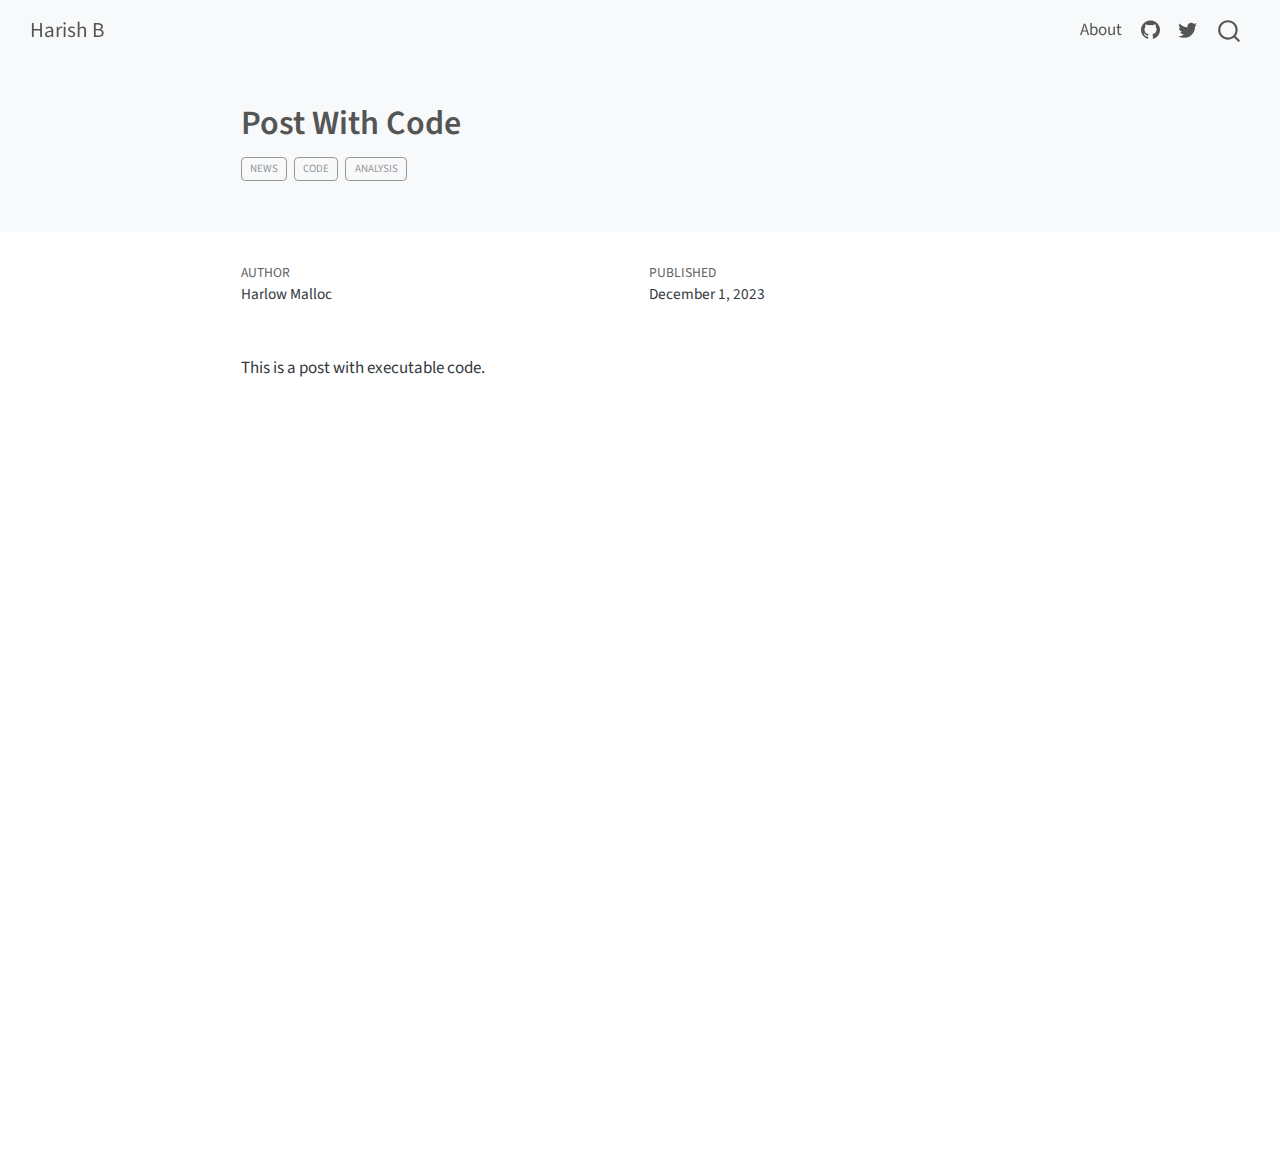
<file: docs/posts/post-with-code/index.html>
<!DOCTYPE html>
<html xmlns="http://www.w3.org/1999/xhtml" lang="en" xml:lang="en"><head>

<meta charset="utf-8">
<meta name="generator" content="quarto-1.3.450">

<meta name="viewport" content="width=device-width, initial-scale=1.0, user-scalable=yes">

<meta name="author" content="Harlow Malloc">
<meta name="dcterms.date" content="2023-12-01">

<title>Harish B - Post With Code</title>
<style>
code{white-space: pre-wrap;}
span.smallcaps{font-variant: small-caps;}
div.columns{display: flex; gap: min(4vw, 1.5em);}
div.column{flex: auto; overflow-x: auto;}
div.hanging-indent{margin-left: 1.5em; text-indent: -1.5em;}
ul.task-list{list-style: none;}
ul.task-list li input[type="checkbox"] {
  width: 0.8em;
  margin: 0 0.8em 0.2em -1em; /* quarto-specific, see https://github.com/quarto-dev/quarto-cli/issues/4556 */ 
  vertical-align: middle;
}
</style>


<script src="../../site_libs/quarto-nav/quarto-nav.js"></script>
<script src="../../site_libs/quarto-nav/headroom.min.js"></script>
<script src="../../site_libs/clipboard/clipboard.min.js"></script>
<script src="../../site_libs/quarto-search/autocomplete.umd.js"></script>
<script src="../../site_libs/quarto-search/fuse.min.js"></script>
<script src="../../site_libs/quarto-search/quarto-search.js"></script>
<meta name="quarto:offset" content="../../">
<script src="../../site_libs/quarto-html/quarto.js"></script>
<script src="../../site_libs/quarto-html/popper.min.js"></script>
<script src="../../site_libs/quarto-html/tippy.umd.min.js"></script>
<script src="../../site_libs/quarto-html/anchor.min.js"></script>
<link href="../../site_libs/quarto-html/tippy.css" rel="stylesheet">
<link href="../../site_libs/quarto-html/quarto-syntax-highlighting.css" rel="stylesheet" id="quarto-text-highlighting-styles">
<script src="../../site_libs/bootstrap/bootstrap.min.js"></script>
<link href="../../site_libs/bootstrap/bootstrap-icons.css" rel="stylesheet">
<link href="../../site_libs/bootstrap/bootstrap.min.css" rel="stylesheet" id="quarto-bootstrap" data-mode="light">
<script id="quarto-search-options" type="application/json">{
  "location": "navbar",
  "copy-button": false,
  "collapse-after": 3,
  "panel-placement": "end",
  "type": "overlay",
  "limit": 20,
  "language": {
    "search-no-results-text": "No results",
    "search-matching-documents-text": "matching documents",
    "search-copy-link-title": "Copy link to search",
    "search-hide-matches-text": "Hide additional matches",
    "search-more-match-text": "more match in this document",
    "search-more-matches-text": "more matches in this document",
    "search-clear-button-title": "Clear",
    "search-detached-cancel-button-title": "Cancel",
    "search-submit-button-title": "Submit",
    "search-label": "Search"
  }
}</script>


<link rel="stylesheet" href="../../styles.css">
</head>

<body class="nav-fixed fullcontent">

<div id="quarto-search-results"></div>
  <header id="quarto-header" class="headroom fixed-top">
    <nav class="navbar navbar-expand-lg navbar-dark ">
      <div class="navbar-container container-fluid">
      <div class="navbar-brand-container">
    <a class="navbar-brand" href="../../index.html">
    <span class="navbar-title">Harish B</span>
    </a>
  </div>
            <div id="quarto-search" class="" title="Search"></div>
          <button class="navbar-toggler" type="button" data-bs-toggle="collapse" data-bs-target="#navbarCollapse" aria-controls="navbarCollapse" aria-expanded="false" aria-label="Toggle navigation" onclick="if (window.quartoToggleHeadroom) { window.quartoToggleHeadroom(); }">
  <span class="navbar-toggler-icon"></span>
</button>
          <div class="collapse navbar-collapse" id="navbarCollapse">
            <ul class="navbar-nav navbar-nav-scroll ms-auto">
  <li class="nav-item">
    <a class="nav-link" href="../../about.html" rel="" target="">
 <span class="menu-text">About</span></a>
  </li>  
  <li class="nav-item compact">
    <a class="nav-link" href="https://github.com/" rel="" target=""><i class="bi bi-github" role="img">
</i> 
 <span class="menu-text"></span></a>
  </li>  
  <li class="nav-item compact">
    <a class="nav-link" href="https://twitter.com" rel="" target=""><i class="bi bi-twitter" role="img">
</i> 
 <span class="menu-text"></span></a>
  </li>  
</ul>
            <div class="quarto-navbar-tools">
</div>
          </div> <!-- /navcollapse -->
      </div> <!-- /container-fluid -->
    </nav>
</header>
<!-- content -->
<header id="title-block-header" class="quarto-title-block default page-columns page-full">
  <div class="quarto-title-banner page-columns page-full">
    <div class="quarto-title column-body">
      <h1 class="title">Post With Code</h1>
                                <div class="quarto-categories">
                <div class="quarto-category">news</div>
                <div class="quarto-category">code</div>
                <div class="quarto-category">analysis</div>
              </div>
                  </div>
  </div>
    
  
  <div class="quarto-title-meta">

      <div>
      <div class="quarto-title-meta-heading">Author</div>
      <div class="quarto-title-meta-contents">
               <p>Harlow Malloc </p>
            </div>
    </div>
      
      <div>
      <div class="quarto-title-meta-heading">Published</div>
      <div class="quarto-title-meta-contents">
        <p class="date">December 1, 2023</p>
      </div>
    </div>
    
      
    </div>
    
  
  </header><div id="quarto-content" class="quarto-container page-columns page-rows-contents page-layout-article page-navbar">
<!-- sidebar -->
<!-- margin-sidebar -->
    
<!-- main -->
<main class="content quarto-banner-title-block" id="quarto-document-content">




<p>This is a post with executable code.</p>



</main> <!-- /main -->
<script id="quarto-html-after-body" type="application/javascript">
window.document.addEventListener("DOMContentLoaded", function (event) {
  const toggleBodyColorMode = (bsSheetEl) => {
    const mode = bsSheetEl.getAttribute("data-mode");
    const bodyEl = window.document.querySelector("body");
    if (mode === "dark") {
      bodyEl.classList.add("quarto-dark");
      bodyEl.classList.remove("quarto-light");
    } else {
      bodyEl.classList.add("quarto-light");
      bodyEl.classList.remove("quarto-dark");
    }
  }
  const toggleBodyColorPrimary = () => {
    const bsSheetEl = window.document.querySelector("link#quarto-bootstrap");
    if (bsSheetEl) {
      toggleBodyColorMode(bsSheetEl);
    }
  }
  toggleBodyColorPrimary();  
  const icon = "";
  const anchorJS = new window.AnchorJS();
  anchorJS.options = {
    placement: 'right',
    icon: icon
  };
  anchorJS.add('.anchored');
  const isCodeAnnotation = (el) => {
    for (const clz of el.classList) {
      if (clz.startsWith('code-annotation-')) {                     
        return true;
      }
    }
    return false;
  }
  const clipboard = new window.ClipboardJS('.code-copy-button', {
    text: function(trigger) {
      const codeEl = trigger.previousElementSibling.cloneNode(true);
      for (const childEl of codeEl.children) {
        if (isCodeAnnotation(childEl)) {
          childEl.remove();
        }
      }
      return codeEl.innerText;
    }
  });
  clipboard.on('success', function(e) {
    // button target
    const button = e.trigger;
    // don't keep focus
    button.blur();
    // flash "checked"
    button.classList.add('code-copy-button-checked');
    var currentTitle = button.getAttribute("title");
    button.setAttribute("title", "Copied!");
    let tooltip;
    if (window.bootstrap) {
      button.setAttribute("data-bs-toggle", "tooltip");
      button.setAttribute("data-bs-placement", "left");
      button.setAttribute("data-bs-title", "Copied!");
      tooltip = new bootstrap.Tooltip(button, 
        { trigger: "manual", 
          customClass: "code-copy-button-tooltip",
          offset: [0, -8]});
      tooltip.show();    
    }
    setTimeout(function() {
      if (tooltip) {
        tooltip.hide();
        button.removeAttribute("data-bs-title");
        button.removeAttribute("data-bs-toggle");
        button.removeAttribute("data-bs-placement");
      }
      button.setAttribute("title", currentTitle);
      button.classList.remove('code-copy-button-checked');
    }, 1000);
    // clear code selection
    e.clearSelection();
  });
  function tippyHover(el, contentFn) {
    const config = {
      allowHTML: true,
      content: contentFn,
      maxWidth: 500,
      delay: 100,
      arrow: false,
      appendTo: function(el) {
          return el.parentElement;
      },
      interactive: true,
      interactiveBorder: 10,
      theme: 'quarto',
      placement: 'bottom-start'
    };
    window.tippy(el, config); 
  }
  const noterefs = window.document.querySelectorAll('a[role="doc-noteref"]');
  for (var i=0; i<noterefs.length; i++) {
    const ref = noterefs[i];
    tippyHover(ref, function() {
      // use id or data attribute instead here
      let href = ref.getAttribute('data-footnote-href') || ref.getAttribute('href');
      try { href = new URL(href).hash; } catch {}
      const id = href.replace(/^#\/?/, "");
      const note = window.document.getElementById(id);
      return note.innerHTML;
    });
  }
      let selectedAnnoteEl;
      const selectorForAnnotation = ( cell, annotation) => {
        let cellAttr = 'data-code-cell="' + cell + '"';
        let lineAttr = 'data-code-annotation="' +  annotation + '"';
        const selector = 'span[' + cellAttr + '][' + lineAttr + ']';
        return selector;
      }
      const selectCodeLines = (annoteEl) => {
        const doc = window.document;
        const targetCell = annoteEl.getAttribute("data-target-cell");
        const targetAnnotation = annoteEl.getAttribute("data-target-annotation");
        const annoteSpan = window.document.querySelector(selectorForAnnotation(targetCell, targetAnnotation));
        const lines = annoteSpan.getAttribute("data-code-lines").split(",");
        const lineIds = lines.map((line) => {
          return targetCell + "-" + line;
        })
        let top = null;
        let height = null;
        let parent = null;
        if (lineIds.length > 0) {
            //compute the position of the single el (top and bottom and make a div)
            const el = window.document.getElementById(lineIds[0]);
            top = el.offsetTop;
            height = el.offsetHeight;
            parent = el.parentElement.parentElement;
          if (lineIds.length > 1) {
            const lastEl = window.document.getElementById(lineIds[lineIds.length - 1]);
            const bottom = lastEl.offsetTop + lastEl.offsetHeight;
            height = bottom - top;
          }
          if (top !== null && height !== null && parent !== null) {
            // cook up a div (if necessary) and position it 
            let div = window.document.getElementById("code-annotation-line-highlight");
            if (div === null) {
              div = window.document.createElement("div");
              div.setAttribute("id", "code-annotation-line-highlight");
              div.style.position = 'absolute';
              parent.appendChild(div);
            }
            div.style.top = top - 2 + "px";
            div.style.height = height + 4 + "px";
            let gutterDiv = window.document.getElementById("code-annotation-line-highlight-gutter");
            if (gutterDiv === null) {
              gutterDiv = window.document.createElement("div");
              gutterDiv.setAttribute("id", "code-annotation-line-highlight-gutter");
              gutterDiv.style.position = 'absolute';
              const codeCell = window.document.getElementById(targetCell);
              const gutter = codeCell.querySelector('.code-annotation-gutter');
              gutter.appendChild(gutterDiv);
            }
            gutterDiv.style.top = top - 2 + "px";
            gutterDiv.style.height = height + 4 + "px";
          }
          selectedAnnoteEl = annoteEl;
        }
      };
      const unselectCodeLines = () => {
        const elementsIds = ["code-annotation-line-highlight", "code-annotation-line-highlight-gutter"];
        elementsIds.forEach((elId) => {
          const div = window.document.getElementById(elId);
          if (div) {
            div.remove();
          }
        });
        selectedAnnoteEl = undefined;
      };
      // Attach click handler to the DT
      const annoteDls = window.document.querySelectorAll('dt[data-target-cell]');
      for (const annoteDlNode of annoteDls) {
        annoteDlNode.addEventListener('click', (event) => {
          const clickedEl = event.target;
          if (clickedEl !== selectedAnnoteEl) {
            unselectCodeLines();
            const activeEl = window.document.querySelector('dt[data-target-cell].code-annotation-active');
            if (activeEl) {
              activeEl.classList.remove('code-annotation-active');
            }
            selectCodeLines(clickedEl);
            clickedEl.classList.add('code-annotation-active');
          } else {
            // Unselect the line
            unselectCodeLines();
            clickedEl.classList.remove('code-annotation-active');
          }
        });
      }
  const findCites = (el) => {
    const parentEl = el.parentElement;
    if (parentEl) {
      const cites = parentEl.dataset.cites;
      if (cites) {
        return {
          el,
          cites: cites.split(' ')
        };
      } else {
        return findCites(el.parentElement)
      }
    } else {
      return undefined;
    }
  };
  var bibliorefs = window.document.querySelectorAll('a[role="doc-biblioref"]');
  for (var i=0; i<bibliorefs.length; i++) {
    const ref = bibliorefs[i];
    const citeInfo = findCites(ref);
    if (citeInfo) {
      tippyHover(citeInfo.el, function() {
        var popup = window.document.createElement('div');
        citeInfo.cites.forEach(function(cite) {
          var citeDiv = window.document.createElement('div');
          citeDiv.classList.add('hanging-indent');
          citeDiv.classList.add('csl-entry');
          var biblioDiv = window.document.getElementById('ref-' + cite);
          if (biblioDiv) {
            citeDiv.innerHTML = biblioDiv.innerHTML;
          }
          popup.appendChild(citeDiv);
        });
        return popup.innerHTML;
      });
    }
  }
});
</script>
</div> <!-- /content -->



</body></html>
</file>
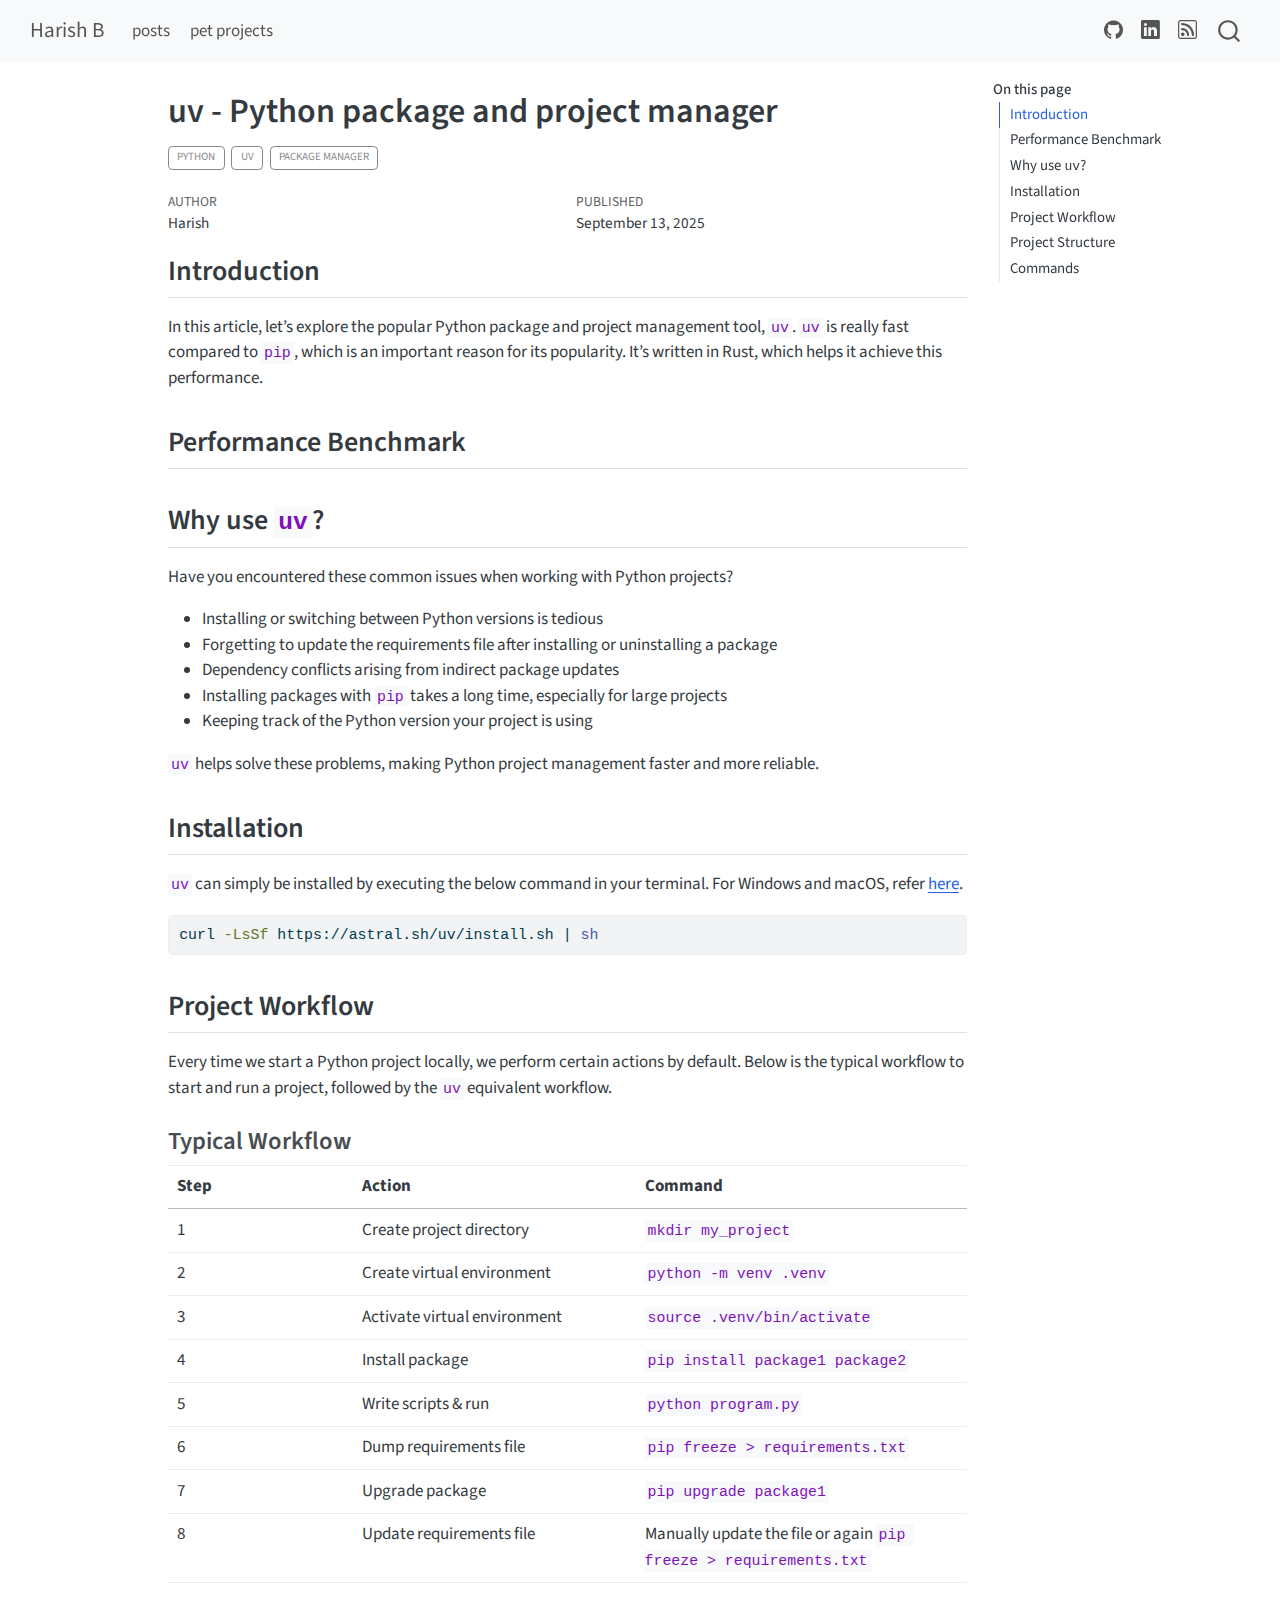
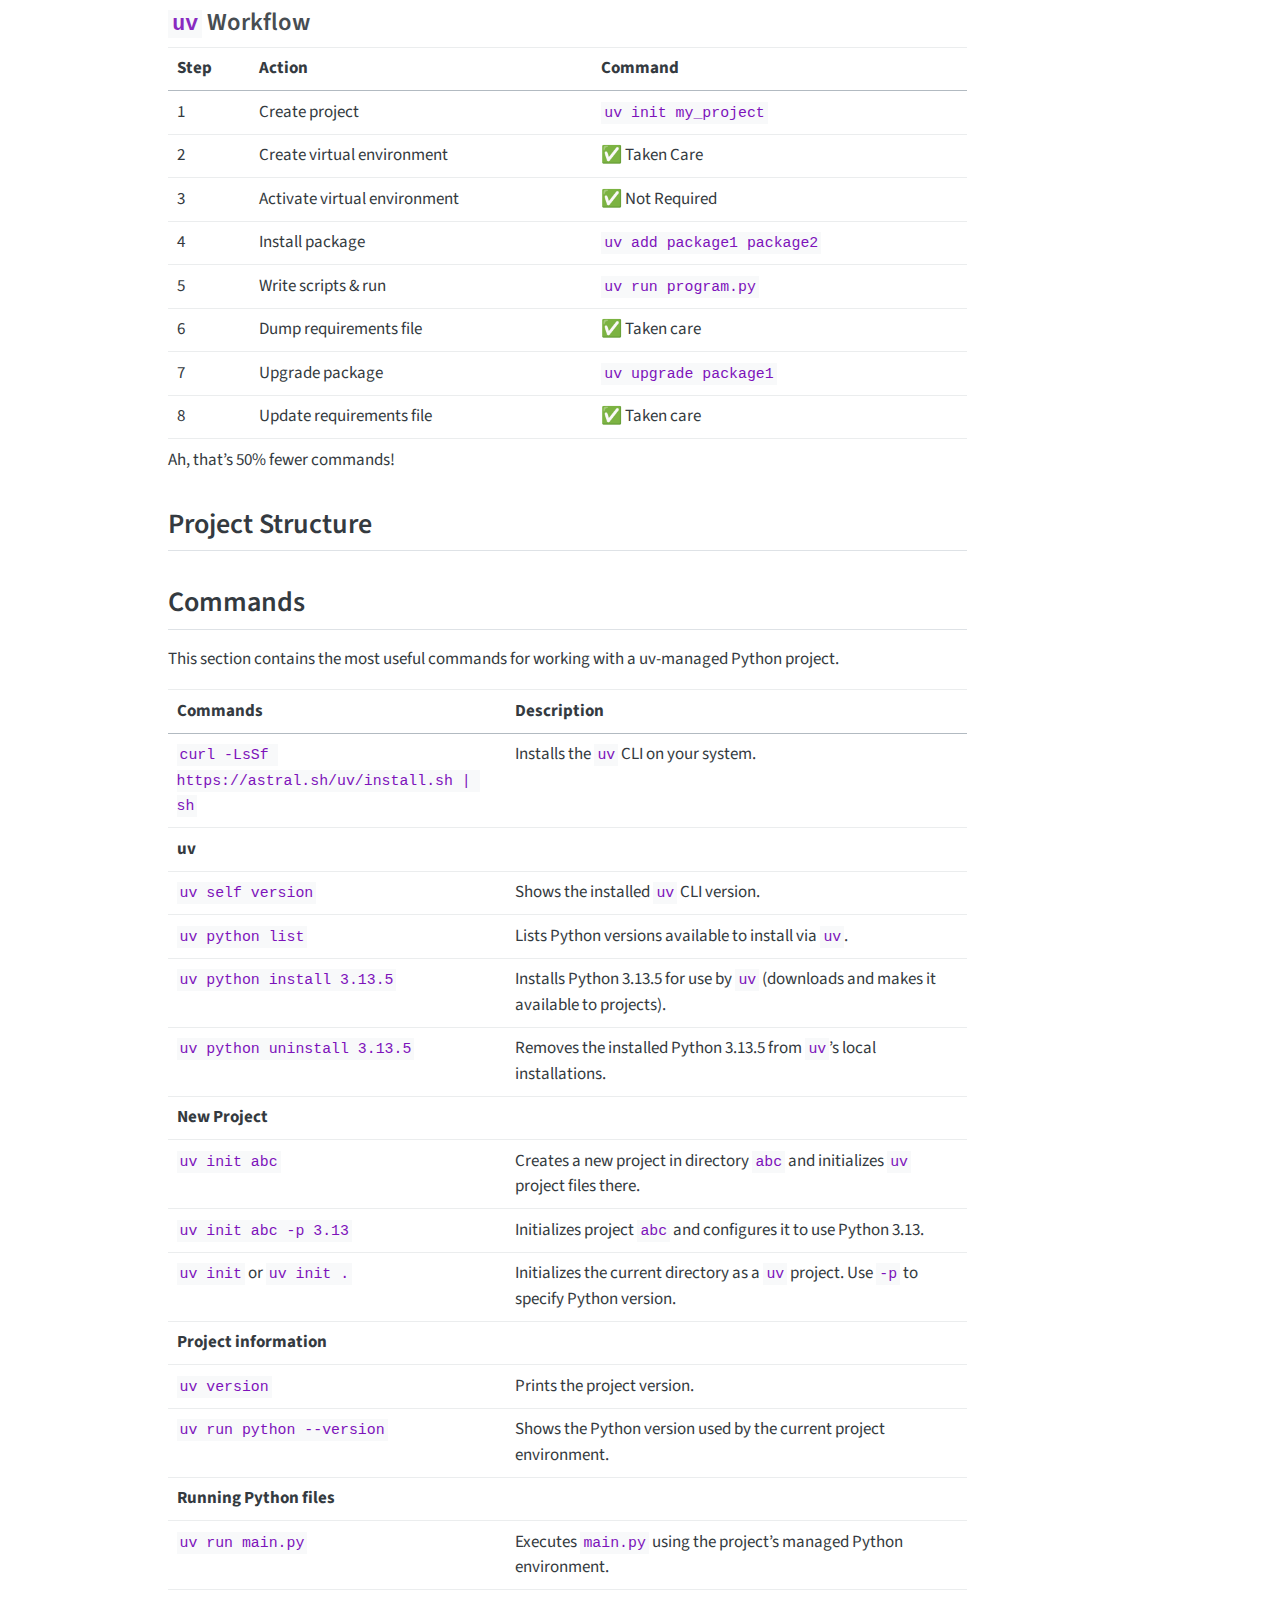
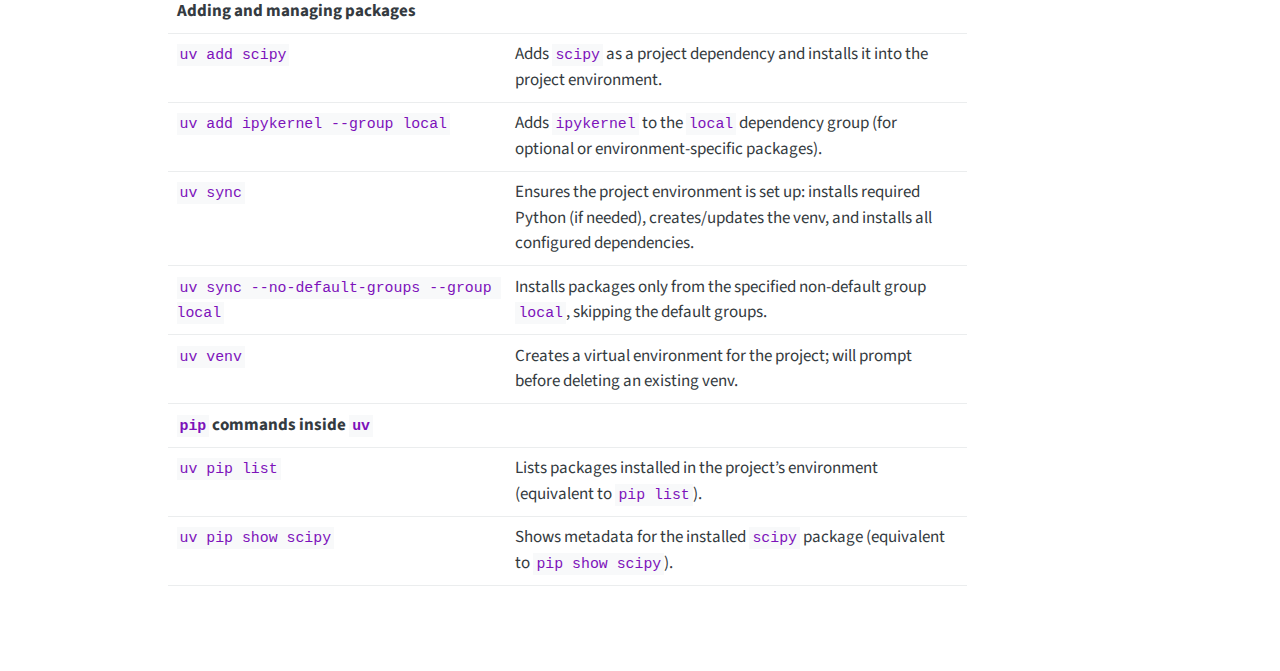
<file: docs/posts/uv/index.html>
<!DOCTYPE html>
<html xmlns="http://www.w3.org/1999/xhtml" lang="en" xml:lang="en"><head>

<meta charset="utf-8">
<meta name="generator" content="quarto-1.4.552">

<meta name="viewport" content="width=device-width, initial-scale=1.0, user-scalable=yes">

<meta name="author" content="Harish">
<meta name="dcterms.date" content="2025-09-13">

<title>Harish B - uv - Python package and project manager</title>
<style>
code{white-space: pre-wrap;}
span.smallcaps{font-variant: small-caps;}
div.columns{display: flex; gap: min(4vw, 1.5em);}
div.column{flex: auto; overflow-x: auto;}
div.hanging-indent{margin-left: 1.5em; text-indent: -1.5em;}
ul.task-list{list-style: none;}
ul.task-list li input[type="checkbox"] {
  width: 0.8em;
  margin: 0 0.8em 0.2em -1em; /* quarto-specific, see https://github.com/quarto-dev/quarto-cli/issues/4556 */ 
  vertical-align: middle;
}
/* CSS for syntax highlighting */
pre > code.sourceCode { white-space: pre; position: relative; }
pre > code.sourceCode > span { line-height: 1.25; }
pre > code.sourceCode > span:empty { height: 1.2em; }
.sourceCode { overflow: visible; }
code.sourceCode > span { color: inherit; text-decoration: inherit; }
div.sourceCode { margin: 1em 0; }
pre.sourceCode { margin: 0; }
@media screen {
div.sourceCode { overflow: auto; }
}
@media print {
pre > code.sourceCode { white-space: pre-wrap; }
pre > code.sourceCode > span { text-indent: -5em; padding-left: 5em; }
}
pre.numberSource code
  { counter-reset: source-line 0; }
pre.numberSource code > span
  { position: relative; left: -4em; counter-increment: source-line; }
pre.numberSource code > span > a:first-child::before
  { content: counter(source-line);
    position: relative; left: -1em; text-align: right; vertical-align: baseline;
    border: none; display: inline-block;
    -webkit-touch-callout: none; -webkit-user-select: none;
    -khtml-user-select: none; -moz-user-select: none;
    -ms-user-select: none; user-select: none;
    padding: 0 4px; width: 4em;
  }
pre.numberSource { margin-left: 3em;  padding-left: 4px; }
div.sourceCode
  {   }
@media screen {
pre > code.sourceCode > span > a:first-child::before { text-decoration: underline; }
}
</style>


<script src="../../site_libs/quarto-nav/quarto-nav.js"></script>
<script src="../../site_libs/quarto-nav/headroom.min.js"></script>
<script src="../../site_libs/clipboard/clipboard.min.js"></script>
<script src="../../site_libs/quarto-search/autocomplete.umd.js"></script>
<script src="../../site_libs/quarto-search/fuse.min.js"></script>
<script src="../../site_libs/quarto-search/quarto-search.js"></script>
<meta name="quarto:offset" content="../../">
<script src="../../site_libs/quarto-html/quarto.js"></script>
<script src="../../site_libs/quarto-html/popper.min.js"></script>
<script src="../../site_libs/quarto-html/tippy.umd.min.js"></script>
<script src="../../site_libs/quarto-html/anchor.min.js"></script>
<link href="../../site_libs/quarto-html/tippy.css" rel="stylesheet">
<link href="../../site_libs/quarto-html/quarto-syntax-highlighting.css" rel="stylesheet" id="quarto-text-highlighting-styles">
<script src="../../site_libs/bootstrap/bootstrap.min.js"></script>
<link href="../../site_libs/bootstrap/bootstrap-icons.css" rel="stylesheet">
<link href="../../site_libs/bootstrap/bootstrap.min.css" rel="stylesheet" id="quarto-bootstrap" data-mode="light">
<script id="quarto-search-options" type="application/json">{
  "location": "navbar",
  "copy-button": false,
  "collapse-after": 3,
  "panel-placement": "end",
  "type": "overlay",
  "limit": 50,
  "keyboard-shortcut": [
    "f",
    "/",
    "s"
  ],
  "show-item-context": false,
  "language": {
    "search-no-results-text": "No results",
    "search-matching-documents-text": "matching documents",
    "search-copy-link-title": "Copy link to search",
    "search-hide-matches-text": "Hide additional matches",
    "search-more-match-text": "more match in this document",
    "search-more-matches-text": "more matches in this document",
    "search-clear-button-title": "Clear",
    "search-text-placeholder": "",
    "search-detached-cancel-button-title": "Cancel",
    "search-submit-button-title": "Submit",
    "search-label": "Search"
  }
}</script>


<link rel="stylesheet" href="../../styles.css">
</head>

<body class="nav-fixed">

<div id="quarto-search-results"></div>
  <header id="quarto-header" class="headroom fixed-top">
    <nav class="navbar navbar-expand-lg " data-bs-theme="dark">
      <div class="navbar-container container-fluid">
      <div class="navbar-brand-container mx-auto">
    <a class="navbar-brand" href="../../index.html">
    <span class="navbar-title">Harish B</span>
    </a>
  </div>
            <div id="quarto-search" class="" title="Search"></div>
          <button class="navbar-toggler" type="button" data-bs-toggle="collapse" data-bs-target="#navbarCollapse" aria-controls="navbarCollapse" aria-expanded="false" aria-label="Toggle navigation" onclick="if (window.quartoToggleHeadroom) { window.quartoToggleHeadroom(); }">
  <span class="navbar-toggler-icon"></span>
</button>
          <div class="collapse navbar-collapse" id="navbarCollapse">
            <ul class="navbar-nav navbar-nav-scroll me-auto">
  <li class="nav-item">
    <a class="nav-link" href="../../index.html"> 
<span class="menu-text">posts</span></a>
  </li>  
  <li class="nav-item">
    <a class="nav-link" href="../../projects.html"> 
<span class="menu-text">pet projects</span></a>
  </li>  
</ul>
            <ul class="navbar-nav navbar-nav-scroll ms-auto">
  <li class="nav-item compact">
    <a class="nav-link" href="https://github.com/harishb00"> <i class="bi bi-github" role="img">
</i> 
<span class="menu-text"></span></a>
  </li>  
  <li class="nav-item compact">
    <a class="nav-link" href="https://www.linkedin.com/in/harishb00/"> <i class="bi bi-linkedin" role="img">
</i> 
<span class="menu-text"></span></a>
  </li>  
  <li class="nav-item compact">
    <a class="nav-link" href="../../index.xml"> <i class="bi bi-rss" role="img">
</i> 
<span class="menu-text"></span></a>
  </li>  
</ul>
          </div> <!-- /navcollapse -->
          <div class="quarto-navbar-tools">
</div>
      </div> <!-- /container-fluid -->
    </nav>
</header>
<!-- content -->
<div id="quarto-content" class="quarto-container page-columns page-rows-contents page-layout-article page-navbar">
<!-- sidebar -->
<!-- margin-sidebar -->
    <div id="quarto-margin-sidebar" class="sidebar margin-sidebar">
        <nav id="TOC" role="doc-toc" class="toc-active">
    <h2 id="toc-title">On this page</h2>
   
  <ul>
  <li><a href="#introduction" id="toc-introduction" class="nav-link active" data-scroll-target="#introduction">Introduction</a></li>
  <li><a href="#performance-benchmark" id="toc-performance-benchmark" class="nav-link" data-scroll-target="#performance-benchmark">Performance Benchmark</a></li>
  <li><a href="#why-use-uv" id="toc-why-use-uv" class="nav-link" data-scroll-target="#why-use-uv">Why use <code>uv</code>?</a></li>
  <li><a href="#installation" id="toc-installation" class="nav-link" data-scroll-target="#installation">Installation</a></li>
  <li><a href="#project-workflow" id="toc-project-workflow" class="nav-link" data-scroll-target="#project-workflow">Project Workflow</a>
  <ul class="collapse">
  <li><a href="#typical-workflow" id="toc-typical-workflow" class="nav-link" data-scroll-target="#typical-workflow">Typical Workflow</a></li>
  <li><a href="#uv-workflow" id="toc-uv-workflow" class="nav-link" data-scroll-target="#uv-workflow"><code>uv</code> Workflow</a></li>
  </ul></li>
  <li><a href="#project-structure" id="toc-project-structure" class="nav-link" data-scroll-target="#project-structure">Project Structure</a></li>
  <li><a href="#commands" id="toc-commands" class="nav-link" data-scroll-target="#commands">Commands</a></li>
  </ul>
</nav>
    </div>
<!-- main -->
<main class="content" id="quarto-document-content">

<header id="title-block-header" class="quarto-title-block default">
<div class="quarto-title">
<h1 class="title">uv - Python package and project manager</h1>
  <div class="quarto-categories">
    <div class="quarto-category">Python</div>
    <div class="quarto-category">uv</div>
    <div class="quarto-category">Package Manager</div>
  </div>
  </div>



<div class="quarto-title-meta">

    <div>
    <div class="quarto-title-meta-heading">Author</div>
    <div class="quarto-title-meta-contents">
             <p>Harish </p>
          </div>
  </div>
    
    <div>
    <div class="quarto-title-meta-heading">Published</div>
    <div class="quarto-title-meta-contents">
      <p class="date">September 13, 2025</p>
    </div>
  </div>
  
    
  </div>
  


</header>


<section id="introduction" class="level2">
<h2 class="anchored" data-anchor-id="introduction">Introduction</h2>
<p>In this article, let’s explore the popular Python package and project management tool, <code>uv</code>. <code>uv</code> is really fast compared to <code>pip</code>, which is an important reason for its popularity. It’s written in Rust, which helps it achieve this performance.</p>
</section>
<section id="performance-benchmark" class="level2">
<h2 class="anchored" data-anchor-id="performance-benchmark">Performance Benchmark</h2>
</section>
<section id="why-use-uv" class="level2">
<h2 class="anchored" data-anchor-id="why-use-uv">Why use <code>uv</code>?</h2>
<p>Have you encountered these common issues when working with Python projects?</p>
<ul>
<li>Installing or switching between Python versions is tedious</li>
<li>Forgetting to update the requirements file after installing or uninstalling a package</li>
<li>Dependency conflicts arising from indirect package updates</li>
<li>Installing packages with <code>pip</code> takes a long time, especially for large projects</li>
<li>Keeping track of the Python version your project is using</li>
</ul>
<p><code>uv</code> helps solve these problems, making Python project management faster and more reliable.</p>
</section>
<section id="installation" class="level2">
<h2 class="anchored" data-anchor-id="installation">Installation</h2>
<p><code>uv</code> can simply be installed by executing the below command in your terminal. For Windows and macOS, refer <a href="https://docs.astral.sh/uv/getting-started/installation/">here</a>.</p>
<div class="sourceCode" id="cb1"><pre class="sourceCode sh code-with-copy"><code class="sourceCode bash"><span id="cb1-1"><a href="#cb1-1" aria-hidden="true" tabindex="-1"></a><span class="ex">curl</span> <span class="at">-LsSf</span> https://astral.sh/uv/install.sh <span class="kw">|</span> <span class="fu">sh</span></span></code><button title="Copy to Clipboard" class="code-copy-button"><i class="bi"></i></button></pre></div>
</section>
<section id="project-workflow" class="level2">
<h2 class="anchored" data-anchor-id="project-workflow">Project Workflow</h2>
<p>Every time we start a Python project locally, we perform certain actions by default. Below is the typical workflow to start and run a project, followed by the <code>uv</code> equivalent workflow.</p>
<section id="typical-workflow" class="level3">
<h3 class="anchored" data-anchor-id="typical-workflow">Typical Workflow</h3>
<table class="table">
<colgroup>
<col style="width: 23%">
<col style="width: 35%">
<col style="width: 41%">
</colgroup>
<thead>
<tr class="header">
<th>Step</th>
<th>Action</th>
<th>Command</th>
</tr>
</thead>
<tbody>
<tr class="odd">
<td>1</td>
<td>Create project directory</td>
<td><code>mkdir my_project</code></td>
</tr>
<tr class="even">
<td>2</td>
<td>Create virtual environment</td>
<td><code>python -m venv .venv</code></td>
</tr>
<tr class="odd">
<td>3</td>
<td>Activate virtual environment</td>
<td><code>source .venv/bin/activate</code></td>
</tr>
<tr class="even">
<td>4</td>
<td>Install package</td>
<td><code>pip install package1 package2</code></td>
</tr>
<tr class="odd">
<td>5</td>
<td>Write scripts &amp; run</td>
<td><code>python program.py</code></td>
</tr>
<tr class="even">
<td>6</td>
<td>Dump requirements file</td>
<td><code>pip freeze &gt; requirements.txt</code></td>
</tr>
<tr class="odd">
<td>7</td>
<td>Upgrade package</td>
<td><code>pip upgrade package1</code></td>
</tr>
<tr class="even">
<td>8</td>
<td>Update requirements file</td>
<td>Manually update the file or again <code>pip freeze &gt; requirements.txt</code></td>
</tr>
</tbody>
</table>
</section>
<section id="uv-workflow" class="level3">
<h3 class="anchored" data-anchor-id="uv-workflow"><code>uv</code> Workflow</h3>
<table class="table">
<thead>
<tr class="header">
<th>Step</th>
<th>Action</th>
<th>Command</th>
</tr>
</thead>
<tbody>
<tr class="odd">
<td>1</td>
<td>Create project</td>
<td><code>uv init my_project</code></td>
</tr>
<tr class="even">
<td>2</td>
<td>Create virtual environment</td>
<td>✅ Taken Care</td>
</tr>
<tr class="odd">
<td>3</td>
<td>Activate virtual environment</td>
<td>✅ Not Required</td>
</tr>
<tr class="even">
<td>4</td>
<td>Install package</td>
<td><code>uv add package1 package2</code></td>
</tr>
<tr class="odd">
<td>5</td>
<td>Write scripts &amp; run</td>
<td><code>uv run program.py</code></td>
</tr>
<tr class="even">
<td>6</td>
<td>Dump requirements file</td>
<td>✅ Taken care</td>
</tr>
<tr class="odd">
<td>7</td>
<td>Upgrade package</td>
<td><code>uv upgrade package1</code></td>
</tr>
<tr class="even">
<td>8</td>
<td>Update requirements file</td>
<td>✅ Taken care</td>
</tr>
</tbody>
</table>
<p>Ah, that’s 50% fewer commands!</p>
</section>
</section>
<section id="project-structure" class="level2">
<h2 class="anchored" data-anchor-id="project-structure">Project Structure</h2>
</section>
<section id="commands" class="level2">
<h2 class="anchored" data-anchor-id="commands">Commands</h2>
<p>This section contains the most useful commands for working with a uv-managed Python project.</p>
<table class="table">
<colgroup>
<col style="width: 42%">
<col style="width: 57%">
</colgroup>
<thead>
<tr class="header">
<th>Commands</th>
<th>Description</th>
</tr>
</thead>
<tbody>
<tr class="odd">
<td><code>curl -LsSf https://astral.sh/uv/install.sh | sh</code></td>
<td>Installs the <code>uv</code> CLI on your system.</td>
</tr>
<tr class="even">
<td><strong>uv</strong></td>
<td></td>
</tr>
<tr class="odd">
<td><code>uv self version</code></td>
<td>Shows the installed <code>uv</code> CLI version.</td>
</tr>
<tr class="even">
<td><code>uv python list</code></td>
<td>Lists Python versions available to install via <code>uv</code>.</td>
</tr>
<tr class="odd">
<td><code>uv python install 3.13.5</code></td>
<td>Installs Python 3.13.5 for use by <code>uv</code> (downloads and makes it available to projects).</td>
</tr>
<tr class="even">
<td><code>uv python uninstall 3.13.5</code></td>
<td>Removes the installed Python 3.13.5 from <code>uv</code>’s local installations.</td>
</tr>
<tr class="odd">
<td><strong>New Project</strong></td>
<td></td>
</tr>
<tr class="even">
<td><code>uv init abc</code></td>
<td>Creates a new project in directory <code>abc</code> and initializes <code>uv</code> project files there.</td>
</tr>
<tr class="odd">
<td><code>uv init abc -p 3.13</code></td>
<td>Initializes project <code>abc</code> and configures it to use Python 3.13.</td>
</tr>
<tr class="even">
<td><code>uv init</code> or <code>uv init .</code></td>
<td>Initializes the current directory as a <code>uv</code> project. Use <code>-p</code> to specify Python version.</td>
</tr>
<tr class="odd">
<td><strong>Project information</strong></td>
<td></td>
</tr>
<tr class="even">
<td><code>uv version</code></td>
<td>Prints the project version.</td>
</tr>
<tr class="odd">
<td><code>uv run python --version</code></td>
<td>Shows the Python version used by the current project environment.</td>
</tr>
<tr class="even">
<td><strong>Running Python files</strong></td>
<td></td>
</tr>
<tr class="odd">
<td><code>uv run main.py</code></td>
<td>Executes <code>main.py</code> using the project’s managed Python environment.</td>
</tr>
<tr class="even">
<td><strong>Adding and managing packages</strong></td>
<td></td>
</tr>
<tr class="odd">
<td><code>uv add scipy</code></td>
<td>Adds <code>scipy</code> as a project dependency and installs it into the project environment.</td>
</tr>
<tr class="even">
<td><code>uv add ipykernel --group local</code></td>
<td>Adds <code>ipykernel</code> to the <code>local</code> dependency group (for optional or environment-specific packages).</td>
</tr>
<tr class="odd">
<td><code>uv sync</code></td>
<td>Ensures the project environment is set up: installs required Python (if needed), creates/updates the venv, and installs all configured dependencies.</td>
</tr>
<tr class="even">
<td><code>uv sync --no-default-groups --group local</code></td>
<td>Installs packages only from the specified non-default group <code>local</code>, skipping the default groups.</td>
</tr>
<tr class="odd">
<td><code>uv venv</code></td>
<td>Creates a virtual environment for the project; will prompt before deleting an existing venv.</td>
</tr>
<tr class="even">
<td><strong><code>pip</code> commands inside <code>uv</code></strong></td>
<td></td>
</tr>
<tr class="odd">
<td><code>uv pip list</code></td>
<td>Lists packages installed in the project’s environment (equivalent to <code>pip list</code>).</td>
</tr>
<tr class="even">
<td><code>uv pip show scipy</code></td>
<td>Shows metadata for the installed <code>scipy</code> package (equivalent to <code>pip show scipy</code>).</td>
</tr>
</tbody>
</table>


</section>

</main> <!-- /main -->
<script id="quarto-html-after-body" type="application/javascript">
window.document.addEventListener("DOMContentLoaded", function (event) {
  const toggleBodyColorMode = (bsSheetEl) => {
    const mode = bsSheetEl.getAttribute("data-mode");
    const bodyEl = window.document.querySelector("body");
    if (mode === "dark") {
      bodyEl.classList.add("quarto-dark");
      bodyEl.classList.remove("quarto-light");
    } else {
      bodyEl.classList.add("quarto-light");
      bodyEl.classList.remove("quarto-dark");
    }
  }
  const toggleBodyColorPrimary = () => {
    const bsSheetEl = window.document.querySelector("link#quarto-bootstrap");
    if (bsSheetEl) {
      toggleBodyColorMode(bsSheetEl);
    }
  }
  toggleBodyColorPrimary();  
  const icon = "";
  const anchorJS = new window.AnchorJS();
  anchorJS.options = {
    placement: 'right',
    icon: icon
  };
  anchorJS.add('.anchored');
  const isCodeAnnotation = (el) => {
    for (const clz of el.classList) {
      if (clz.startsWith('code-annotation-')) {                     
        return true;
      }
    }
    return false;
  }
  const clipboard = new window.ClipboardJS('.code-copy-button', {
    text: function(trigger) {
      const codeEl = trigger.previousElementSibling.cloneNode(true);
      for (const childEl of codeEl.children) {
        if (isCodeAnnotation(childEl)) {
          childEl.remove();
        }
      }
      return codeEl.innerText;
    }
  });
  clipboard.on('success', function(e) {
    // button target
    const button = e.trigger;
    // don't keep focus
    button.blur();
    // flash "checked"
    button.classList.add('code-copy-button-checked');
    var currentTitle = button.getAttribute("title");
    button.setAttribute("title", "Copied!");
    let tooltip;
    if (window.bootstrap) {
      button.setAttribute("data-bs-toggle", "tooltip");
      button.setAttribute("data-bs-placement", "left");
      button.setAttribute("data-bs-title", "Copied!");
      tooltip = new bootstrap.Tooltip(button, 
        { trigger: "manual", 
          customClass: "code-copy-button-tooltip",
          offset: [0, -8]});
      tooltip.show();    
    }
    setTimeout(function() {
      if (tooltip) {
        tooltip.hide();
        button.removeAttribute("data-bs-title");
        button.removeAttribute("data-bs-toggle");
        button.removeAttribute("data-bs-placement");
      }
      button.setAttribute("title", currentTitle);
      button.classList.remove('code-copy-button-checked');
    }, 1000);
    // clear code selection
    e.clearSelection();
  });
    var localhostRegex = new RegExp(/^(?:http|https):\/\/localhost\:?[0-9]*\//);
    var mailtoRegex = new RegExp(/^mailto:/);
      var filterRegex = new RegExp("https:\/\/harishb00\.github\.io\/");
    var isInternal = (href) => {
        return filterRegex.test(href) || localhostRegex.test(href) || mailtoRegex.test(href);
    }
    // Inspect non-navigation links and adorn them if external
 	var links = window.document.querySelectorAll('a[href]:not(.nav-link):not(.navbar-brand):not(.toc-action):not(.sidebar-link):not(.sidebar-item-toggle):not(.pagination-link):not(.no-external):not([aria-hidden]):not(.dropdown-item):not(.quarto-navigation-tool)');
    for (var i=0; i<links.length; i++) {
      const link = links[i];
      if (!isInternal(link.href)) {
        // undo the damage that might have been done by quarto-nav.js in the case of
        // links that we want to consider external
        if (link.dataset.originalHref !== undefined) {
          link.href = link.dataset.originalHref;
        }
      }
    }
  function tippyHover(el, contentFn, onTriggerFn, onUntriggerFn) {
    const config = {
      allowHTML: true,
      maxWidth: 500,
      delay: 100,
      arrow: false,
      appendTo: function(el) {
          return el.parentElement;
      },
      interactive: true,
      interactiveBorder: 10,
      theme: 'quarto',
      placement: 'bottom-start',
    };
    if (contentFn) {
      config.content = contentFn;
    }
    if (onTriggerFn) {
      config.onTrigger = onTriggerFn;
    }
    if (onUntriggerFn) {
      config.onUntrigger = onUntriggerFn;
    }
    window.tippy(el, config); 
  }
  const noterefs = window.document.querySelectorAll('a[role="doc-noteref"]');
  for (var i=0; i<noterefs.length; i++) {
    const ref = noterefs[i];
    tippyHover(ref, function() {
      // use id or data attribute instead here
      let href = ref.getAttribute('data-footnote-href') || ref.getAttribute('href');
      try { href = new URL(href).hash; } catch {}
      const id = href.replace(/^#\/?/, "");
      const note = window.document.getElementById(id);
      if (note) {
        return note.innerHTML;
      } else {
        return "";
      }
    });
  }
  const xrefs = window.document.querySelectorAll('a.quarto-xref');
  const processXRef = (id, note) => {
    // Strip column container classes
    const stripColumnClz = (el) => {
      el.classList.remove("page-full", "page-columns");
      if (el.children) {
        for (const child of el.children) {
          stripColumnClz(child);
        }
      }
    }
    stripColumnClz(note)
    if (id === null || id.startsWith('sec-')) {
      // Special case sections, only their first couple elements
      const container = document.createElement("div");
      if (note.children && note.children.length > 2) {
        container.appendChild(note.children[0].cloneNode(true));
        for (let i = 1; i < note.children.length; i++) {
          const child = note.children[i];
          if (child.tagName === "P" && child.innerText === "") {
            continue;
          } else {
            container.appendChild(child.cloneNode(true));
            break;
          }
        }
        if (window.Quarto?.typesetMath) {
          window.Quarto.typesetMath(container);
        }
        return container.innerHTML
      } else {
        if (window.Quarto?.typesetMath) {
          window.Quarto.typesetMath(note);
        }
        return note.innerHTML;
      }
    } else {
      // Remove any anchor links if they are present
      const anchorLink = note.querySelector('a.anchorjs-link');
      if (anchorLink) {
        anchorLink.remove();
      }
      if (window.Quarto?.typesetMath) {
        window.Quarto.typesetMath(note);
      }
      // TODO in 1.5, we should make sure this works without a callout special case
      if (note.classList.contains("callout")) {
        return note.outerHTML;
      } else {
        return note.innerHTML;
      }
    }
  }
  for (var i=0; i<xrefs.length; i++) {
    const xref = xrefs[i];
    tippyHover(xref, undefined, function(instance) {
      instance.disable();
      let url = xref.getAttribute('href');
      let hash = undefined; 
      if (url.startsWith('#')) {
        hash = url;
      } else {
        try { hash = new URL(url).hash; } catch {}
      }
      if (hash) {
        const id = hash.replace(/^#\/?/, "");
        const note = window.document.getElementById(id);
        if (note !== null) {
          try {
            const html = processXRef(id, note.cloneNode(true));
            instance.setContent(html);
          } finally {
            instance.enable();
            instance.show();
          }
        } else {
          // See if we can fetch this
          fetch(url.split('#')[0])
          .then(res => res.text())
          .then(html => {
            const parser = new DOMParser();
            const htmlDoc = parser.parseFromString(html, "text/html");
            const note = htmlDoc.getElementById(id);
            if (note !== null) {
              const html = processXRef(id, note);
              instance.setContent(html);
            } 
          }).finally(() => {
            instance.enable();
            instance.show();
          });
        }
      } else {
        // See if we can fetch a full url (with no hash to target)
        // This is a special case and we should probably do some content thinning / targeting
        fetch(url)
        .then(res => res.text())
        .then(html => {
          const parser = new DOMParser();
          const htmlDoc = parser.parseFromString(html, "text/html");
          const note = htmlDoc.querySelector('main.content');
          if (note !== null) {
            // This should only happen for chapter cross references
            // (since there is no id in the URL)
            // remove the first header
            if (note.children.length > 0 && note.children[0].tagName === "HEADER") {
              note.children[0].remove();
            }
            const html = processXRef(null, note);
            instance.setContent(html);
          } 
        }).finally(() => {
          instance.enable();
          instance.show();
        });
      }
    }, function(instance) {
    });
  }
      let selectedAnnoteEl;
      const selectorForAnnotation = ( cell, annotation) => {
        let cellAttr = 'data-code-cell="' + cell + '"';
        let lineAttr = 'data-code-annotation="' +  annotation + '"';
        const selector = 'span[' + cellAttr + '][' + lineAttr + ']';
        return selector;
      }
      const selectCodeLines = (annoteEl) => {
        const doc = window.document;
        const targetCell = annoteEl.getAttribute("data-target-cell");
        const targetAnnotation = annoteEl.getAttribute("data-target-annotation");
        const annoteSpan = window.document.querySelector(selectorForAnnotation(targetCell, targetAnnotation));
        const lines = annoteSpan.getAttribute("data-code-lines").split(",");
        const lineIds = lines.map((line) => {
          return targetCell + "-" + line;
        })
        let top = null;
        let height = null;
        let parent = null;
        if (lineIds.length > 0) {
            //compute the position of the single el (top and bottom and make a div)
            const el = window.document.getElementById(lineIds[0]);
            top = el.offsetTop;
            height = el.offsetHeight;
            parent = el.parentElement.parentElement;
          if (lineIds.length > 1) {
            const lastEl = window.document.getElementById(lineIds[lineIds.length - 1]);
            const bottom = lastEl.offsetTop + lastEl.offsetHeight;
            height = bottom - top;
          }
          if (top !== null && height !== null && parent !== null) {
            // cook up a div (if necessary) and position it 
            let div = window.document.getElementById("code-annotation-line-highlight");
            if (div === null) {
              div = window.document.createElement("div");
              div.setAttribute("id", "code-annotation-line-highlight");
              div.style.position = 'absolute';
              parent.appendChild(div);
            }
            div.style.top = top - 2 + "px";
            div.style.height = height + 4 + "px";
            div.style.left = 0;
            let gutterDiv = window.document.getElementById("code-annotation-line-highlight-gutter");
            if (gutterDiv === null) {
              gutterDiv = window.document.createElement("div");
              gutterDiv.setAttribute("id", "code-annotation-line-highlight-gutter");
              gutterDiv.style.position = 'absolute';
              const codeCell = window.document.getElementById(targetCell);
              const gutter = codeCell.querySelector('.code-annotation-gutter');
              gutter.appendChild(gutterDiv);
            }
            gutterDiv.style.top = top - 2 + "px";
            gutterDiv.style.height = height + 4 + "px";
          }
          selectedAnnoteEl = annoteEl;
        }
      };
      const unselectCodeLines = () => {
        const elementsIds = ["code-annotation-line-highlight", "code-annotation-line-highlight-gutter"];
        elementsIds.forEach((elId) => {
          const div = window.document.getElementById(elId);
          if (div) {
            div.remove();
          }
        });
        selectedAnnoteEl = undefined;
      };
        // Handle positioning of the toggle
    window.addEventListener(
      "resize",
      throttle(() => {
        elRect = undefined;
        if (selectedAnnoteEl) {
          selectCodeLines(selectedAnnoteEl);
        }
      }, 10)
    );
    function throttle(fn, ms) {
    let throttle = false;
    let timer;
      return (...args) => {
        if(!throttle) { // first call gets through
            fn.apply(this, args);
            throttle = true;
        } else { // all the others get throttled
            if(timer) clearTimeout(timer); // cancel #2
            timer = setTimeout(() => {
              fn.apply(this, args);
              timer = throttle = false;
            }, ms);
        }
      };
    }
      // Attach click handler to the DT
      const annoteDls = window.document.querySelectorAll('dt[data-target-cell]');
      for (const annoteDlNode of annoteDls) {
        annoteDlNode.addEventListener('click', (event) => {
          const clickedEl = event.target;
          if (clickedEl !== selectedAnnoteEl) {
            unselectCodeLines();
            const activeEl = window.document.querySelector('dt[data-target-cell].code-annotation-active');
            if (activeEl) {
              activeEl.classList.remove('code-annotation-active');
            }
            selectCodeLines(clickedEl);
            clickedEl.classList.add('code-annotation-active');
          } else {
            // Unselect the line
            unselectCodeLines();
            clickedEl.classList.remove('code-annotation-active');
          }
        });
      }
  const findCites = (el) => {
    const parentEl = el.parentElement;
    if (parentEl) {
      const cites = parentEl.dataset.cites;
      if (cites) {
        return {
          el,
          cites: cites.split(' ')
        };
      } else {
        return findCites(el.parentElement)
      }
    } else {
      return undefined;
    }
  };
  var bibliorefs = window.document.querySelectorAll('a[role="doc-biblioref"]');
  for (var i=0; i<bibliorefs.length; i++) {
    const ref = bibliorefs[i];
    const citeInfo = findCites(ref);
    if (citeInfo) {
      tippyHover(citeInfo.el, function() {
        var popup = window.document.createElement('div');
        citeInfo.cites.forEach(function(cite) {
          var citeDiv = window.document.createElement('div');
          citeDiv.classList.add('hanging-indent');
          citeDiv.classList.add('csl-entry');
          var biblioDiv = window.document.getElementById('ref-' + cite);
          if (biblioDiv) {
            citeDiv.innerHTML = biblioDiv.innerHTML;
          }
          popup.appendChild(citeDiv);
        });
        return popup.innerHTML;
      });
    }
  }
});
</script>
<script src="https://giscus.app/client.js" data-repo="harishb00/harishb00.github.io" data-repo-id="R_kgDOLlyWtg" data-category="General" data-category-id="DIC_kwDOLlyWts4CeW8Y" data-mapping="title" data-reactions-enabled="1" data-emit-metadata="0" data-input-position="top" data-theme="light" data-lang="en" crossorigin="anonymous" async="">
</script>
<input type="hidden" id="giscus-base-theme" value="light">
<input type="hidden" id="giscus-alt-theme" value="dark">
</div> <!-- /content -->




</body></html>
</file>
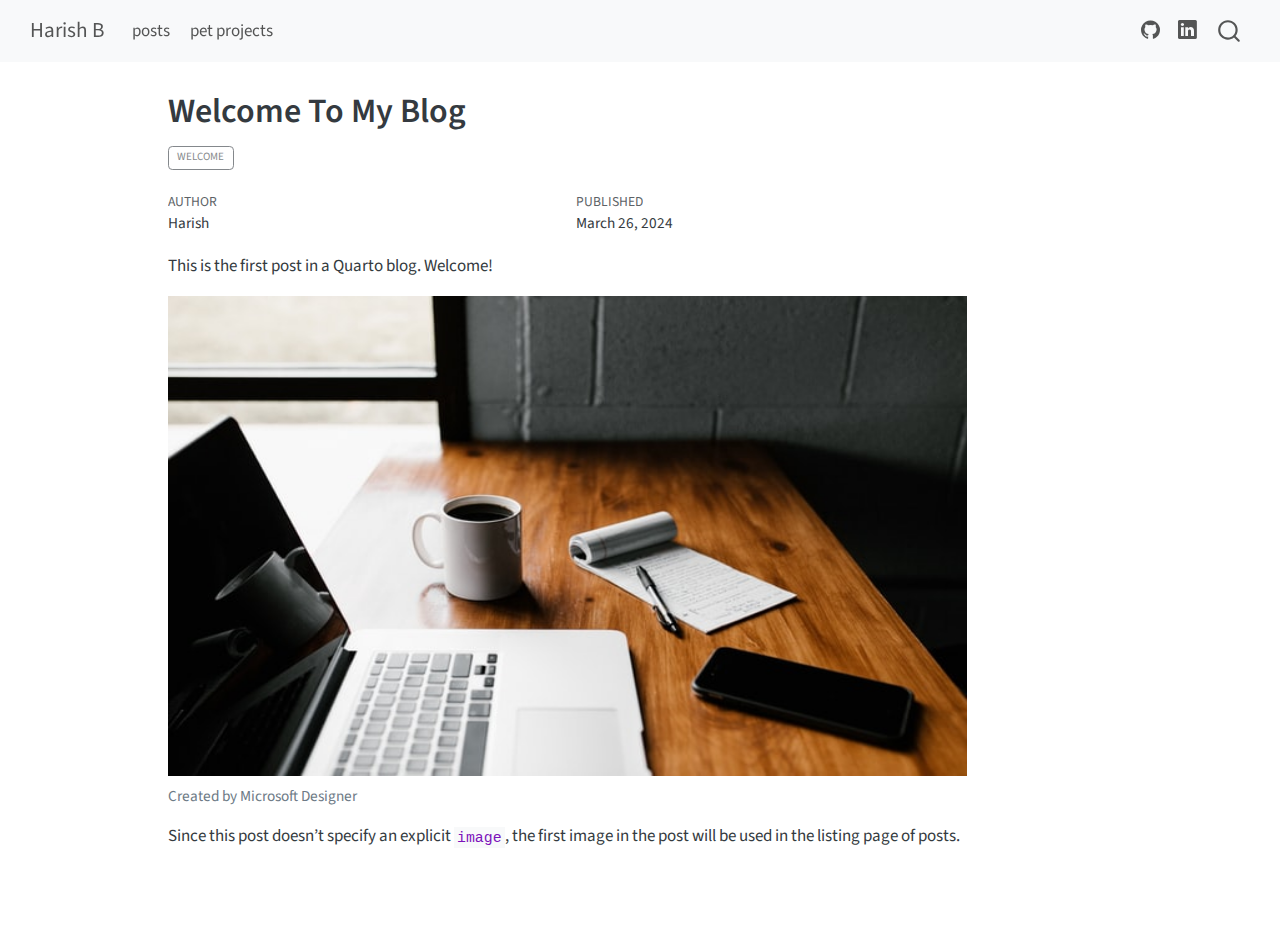
<file: docs/posts/welcome/index.html>
<!DOCTYPE html>
<html xmlns="http://www.w3.org/1999/xhtml" lang="en" xml:lang="en"><head>

<meta charset="utf-8">
<meta name="generator" content="quarto-1.4.552">

<meta name="viewport" content="width=device-width, initial-scale=1.0, user-scalable=yes">

<meta name="author" content="Harish">
<meta name="dcterms.date" content="2024-03-26">

<title>Harish B - Welcome To My Blog</title>
<style>
code{white-space: pre-wrap;}
span.smallcaps{font-variant: small-caps;}
div.columns{display: flex; gap: min(4vw, 1.5em);}
div.column{flex: auto; overflow-x: auto;}
div.hanging-indent{margin-left: 1.5em; text-indent: -1.5em;}
ul.task-list{list-style: none;}
ul.task-list li input[type="checkbox"] {
  width: 0.8em;
  margin: 0 0.8em 0.2em -1em; /* quarto-specific, see https://github.com/quarto-dev/quarto-cli/issues/4556 */ 
  vertical-align: middle;
}
</style>


<script src="../../site_libs/quarto-nav/quarto-nav.js"></script>
<script src="../../site_libs/quarto-nav/headroom.min.js"></script>
<script src="../../site_libs/clipboard/clipboard.min.js"></script>
<script src="../../site_libs/quarto-search/autocomplete.umd.js"></script>
<script src="../../site_libs/quarto-search/fuse.min.js"></script>
<script src="../../site_libs/quarto-search/quarto-search.js"></script>
<meta name="quarto:offset" content="../../">
<script src="../../site_libs/quarto-html/quarto.js"></script>
<script src="../../site_libs/quarto-html/popper.min.js"></script>
<script src="../../site_libs/quarto-html/tippy.umd.min.js"></script>
<script src="../../site_libs/quarto-html/anchor.min.js"></script>
<link href="../../site_libs/quarto-html/tippy.css" rel="stylesheet">
<link href="../../site_libs/quarto-html/quarto-syntax-highlighting.css" rel="stylesheet" id="quarto-text-highlighting-styles">
<script src="../../site_libs/bootstrap/bootstrap.min.js"></script>
<link href="../../site_libs/bootstrap/bootstrap-icons.css" rel="stylesheet">
<link href="../../site_libs/bootstrap/bootstrap.min.css" rel="stylesheet" id="quarto-bootstrap" data-mode="light">
<script id="quarto-search-options" type="application/json">{
  "location": "navbar",
  "copy-button": false,
  "collapse-after": 3,
  "panel-placement": "end",
  "type": "overlay",
  "limit": 50,
  "keyboard-shortcut": [
    "f",
    "/",
    "s"
  ],
  "show-item-context": false,
  "language": {
    "search-no-results-text": "No results",
    "search-matching-documents-text": "matching documents",
    "search-copy-link-title": "Copy link to search",
    "search-hide-matches-text": "Hide additional matches",
    "search-more-match-text": "more match in this document",
    "search-more-matches-text": "more matches in this document",
    "search-clear-button-title": "Clear",
    "search-text-placeholder": "",
    "search-detached-cancel-button-title": "Cancel",
    "search-submit-button-title": "Submit",
    "search-label": "Search"
  }
}</script>


<link rel="stylesheet" href="../../styles.css">
</head>

<body class="nav-fixed">

<div id="quarto-search-results"></div>
  <header id="quarto-header" class="headroom fixed-top">
    <nav class="navbar navbar-expand-lg " data-bs-theme="dark">
      <div class="navbar-container container-fluid">
      <div class="navbar-brand-container mx-auto">
    <a class="navbar-brand" href="../../index.html">
    <span class="navbar-title">Harish B</span>
    </a>
  </div>
            <div id="quarto-search" class="" title="Search"></div>
          <button class="navbar-toggler" type="button" data-bs-toggle="collapse" data-bs-target="#navbarCollapse" aria-controls="navbarCollapse" aria-expanded="false" aria-label="Toggle navigation" onclick="if (window.quartoToggleHeadroom) { window.quartoToggleHeadroom(); }">
  <span class="navbar-toggler-icon"></span>
</button>
          <div class="collapse navbar-collapse" id="navbarCollapse">
            <ul class="navbar-nav navbar-nav-scroll me-auto">
  <li class="nav-item">
    <a class="nav-link" href="../../index.html"> 
<span class="menu-text">posts</span></a>
  </li>  
  <li class="nav-item">
    <a class="nav-link" href="../../projects.html"> 
<span class="menu-text">pet projects</span></a>
  </li>  
</ul>
            <ul class="navbar-nav navbar-nav-scroll ms-auto">
  <li class="nav-item compact">
    <a class="nav-link" href="https://github.com/harishb00"> <i class="bi bi-github" role="img">
</i> 
<span class="menu-text"></span></a>
  </li>  
  <li class="nav-item compact">
    <a class="nav-link" href="https://www.linkedin.com/in/harishb00/"> <i class="bi bi-linkedin" role="img">
</i> 
<span class="menu-text"></span></a>
  </li>  
</ul>
          </div> <!-- /navcollapse -->
          <div class="quarto-navbar-tools">
</div>
      </div> <!-- /container-fluid -->
    </nav>
</header>
<!-- content -->
<div id="quarto-content" class="quarto-container page-columns page-rows-contents page-layout-article page-navbar">
<!-- sidebar -->
<!-- margin-sidebar -->
    <div id="quarto-margin-sidebar" class="sidebar margin-sidebar">
        
    </div>
<!-- main -->
<main class="content" id="quarto-document-content">

<header id="title-block-header" class="quarto-title-block default">
<div class="quarto-title">
<h1 class="title">Welcome To My Blog</h1>
  <div class="quarto-categories">
    <div class="quarto-category">welcome</div>
  </div>
  </div>



<div class="quarto-title-meta">

    <div>
    <div class="quarto-title-meta-heading">Author</div>
    <div class="quarto-title-meta-contents">
             <p>Harish </p>
          </div>
  </div>
    
    <div>
    <div class="quarto-title-meta-heading">Published</div>
    <div class="quarto-title-meta-contents">
      <p class="date">March 26, 2024</p>
    </div>
  </div>
  
    
  </div>
  


</header>


<p>This is the first post in a Quarto blog. Welcome!</p>
<figure class="figure">
<img src="thumbnail.jpg" alt="thumbnail" class="post-thumbnail figure-img">
<figcaption>
Created by Microsoft Designer
</figcaption>
</figure>
<p>Since this post doesn’t specify an explicit <code>image</code>, the first image in the post will be used in the listing page of posts.</p>



</main> <!-- /main -->
<script id="quarto-html-after-body" type="application/javascript">
window.document.addEventListener("DOMContentLoaded", function (event) {
  const toggleBodyColorMode = (bsSheetEl) => {
    const mode = bsSheetEl.getAttribute("data-mode");
    const bodyEl = window.document.querySelector("body");
    if (mode === "dark") {
      bodyEl.classList.add("quarto-dark");
      bodyEl.classList.remove("quarto-light");
    } else {
      bodyEl.classList.add("quarto-light");
      bodyEl.classList.remove("quarto-dark");
    }
  }
  const toggleBodyColorPrimary = () => {
    const bsSheetEl = window.document.querySelector("link#quarto-bootstrap");
    if (bsSheetEl) {
      toggleBodyColorMode(bsSheetEl);
    }
  }
  toggleBodyColorPrimary();  
  const icon = "";
  const anchorJS = new window.AnchorJS();
  anchorJS.options = {
    placement: 'right',
    icon: icon
  };
  anchorJS.add('.anchored');
  const isCodeAnnotation = (el) => {
    for (const clz of el.classList) {
      if (clz.startsWith('code-annotation-')) {                     
        return true;
      }
    }
    return false;
  }
  const clipboard = new window.ClipboardJS('.code-copy-button', {
    text: function(trigger) {
      const codeEl = trigger.previousElementSibling.cloneNode(true);
      for (const childEl of codeEl.children) {
        if (isCodeAnnotation(childEl)) {
          childEl.remove();
        }
      }
      return codeEl.innerText;
    }
  });
  clipboard.on('success', function(e) {
    // button target
    const button = e.trigger;
    // don't keep focus
    button.blur();
    // flash "checked"
    button.classList.add('code-copy-button-checked');
    var currentTitle = button.getAttribute("title");
    button.setAttribute("title", "Copied!");
    let tooltip;
    if (window.bootstrap) {
      button.setAttribute("data-bs-toggle", "tooltip");
      button.setAttribute("data-bs-placement", "left");
      button.setAttribute("data-bs-title", "Copied!");
      tooltip = new bootstrap.Tooltip(button, 
        { trigger: "manual", 
          customClass: "code-copy-button-tooltip",
          offset: [0, -8]});
      tooltip.show();    
    }
    setTimeout(function() {
      if (tooltip) {
        tooltip.hide();
        button.removeAttribute("data-bs-title");
        button.removeAttribute("data-bs-toggle");
        button.removeAttribute("data-bs-placement");
      }
      button.setAttribute("title", currentTitle);
      button.classList.remove('code-copy-button-checked');
    }, 1000);
    // clear code selection
    e.clearSelection();
  });
    var localhostRegex = new RegExp(/^(?:http|https):\/\/localhost\:?[0-9]*\//);
    var mailtoRegex = new RegExp(/^mailto:/);
      var filterRegex = new RegExp('/' + window.location.host + '/');
    var isInternal = (href) => {
        return filterRegex.test(href) || localhostRegex.test(href) || mailtoRegex.test(href);
    }
    // Inspect non-navigation links and adorn them if external
 	var links = window.document.querySelectorAll('a[href]:not(.nav-link):not(.navbar-brand):not(.toc-action):not(.sidebar-link):not(.sidebar-item-toggle):not(.pagination-link):not(.no-external):not([aria-hidden]):not(.dropdown-item):not(.quarto-navigation-tool)');
    for (var i=0; i<links.length; i++) {
      const link = links[i];
      if (!isInternal(link.href)) {
        // undo the damage that might have been done by quarto-nav.js in the case of
        // links that we want to consider external
        if (link.dataset.originalHref !== undefined) {
          link.href = link.dataset.originalHref;
        }
      }
    }
  function tippyHover(el, contentFn, onTriggerFn, onUntriggerFn) {
    const config = {
      allowHTML: true,
      maxWidth: 500,
      delay: 100,
      arrow: false,
      appendTo: function(el) {
          return el.parentElement;
      },
      interactive: true,
      interactiveBorder: 10,
      theme: 'quarto',
      placement: 'bottom-start',
    };
    if (contentFn) {
      config.content = contentFn;
    }
    if (onTriggerFn) {
      config.onTrigger = onTriggerFn;
    }
    if (onUntriggerFn) {
      config.onUntrigger = onUntriggerFn;
    }
    window.tippy(el, config); 
  }
  const noterefs = window.document.querySelectorAll('a[role="doc-noteref"]');
  for (var i=0; i<noterefs.length; i++) {
    const ref = noterefs[i];
    tippyHover(ref, function() {
      // use id or data attribute instead here
      let href = ref.getAttribute('data-footnote-href') || ref.getAttribute('href');
      try { href = new URL(href).hash; } catch {}
      const id = href.replace(/^#\/?/, "");
      const note = window.document.getElementById(id);
      if (note) {
        return note.innerHTML;
      } else {
        return "";
      }
    });
  }
  const xrefs = window.document.querySelectorAll('a.quarto-xref');
  const processXRef = (id, note) => {
    // Strip column container classes
    const stripColumnClz = (el) => {
      el.classList.remove("page-full", "page-columns");
      if (el.children) {
        for (const child of el.children) {
          stripColumnClz(child);
        }
      }
    }
    stripColumnClz(note)
    if (id === null || id.startsWith('sec-')) {
      // Special case sections, only their first couple elements
      const container = document.createElement("div");
      if (note.children && note.children.length > 2) {
        container.appendChild(note.children[0].cloneNode(true));
        for (let i = 1; i < note.children.length; i++) {
          const child = note.children[i];
          if (child.tagName === "P" && child.innerText === "") {
            continue;
          } else {
            container.appendChild(child.cloneNode(true));
            break;
          }
        }
        if (window.Quarto?.typesetMath) {
          window.Quarto.typesetMath(container);
        }
        return container.innerHTML
      } else {
        if (window.Quarto?.typesetMath) {
          window.Quarto.typesetMath(note);
        }
        return note.innerHTML;
      }
    } else {
      // Remove any anchor links if they are present
      const anchorLink = note.querySelector('a.anchorjs-link');
      if (anchorLink) {
        anchorLink.remove();
      }
      if (window.Quarto?.typesetMath) {
        window.Quarto.typesetMath(note);
      }
      // TODO in 1.5, we should make sure this works without a callout special case
      if (note.classList.contains("callout")) {
        return note.outerHTML;
      } else {
        return note.innerHTML;
      }
    }
  }
  for (var i=0; i<xrefs.length; i++) {
    const xref = xrefs[i];
    tippyHover(xref, undefined, function(instance) {
      instance.disable();
      let url = xref.getAttribute('href');
      let hash = undefined; 
      if (url.startsWith('#')) {
        hash = url;
      } else {
        try { hash = new URL(url).hash; } catch {}
      }
      if (hash) {
        const id = hash.replace(/^#\/?/, "");
        const note = window.document.getElementById(id);
        if (note !== null) {
          try {
            const html = processXRef(id, note.cloneNode(true));
            instance.setContent(html);
          } finally {
            instance.enable();
            instance.show();
          }
        } else {
          // See if we can fetch this
          fetch(url.split('#')[0])
          .then(res => res.text())
          .then(html => {
            const parser = new DOMParser();
            const htmlDoc = parser.parseFromString(html, "text/html");
            const note = htmlDoc.getElementById(id);
            if (note !== null) {
              const html = processXRef(id, note);
              instance.setContent(html);
            } 
          }).finally(() => {
            instance.enable();
            instance.show();
          });
        }
      } else {
        // See if we can fetch a full url (with no hash to target)
        // This is a special case and we should probably do some content thinning / targeting
        fetch(url)
        .then(res => res.text())
        .then(html => {
          const parser = new DOMParser();
          const htmlDoc = parser.parseFromString(html, "text/html");
          const note = htmlDoc.querySelector('main.content');
          if (note !== null) {
            // This should only happen for chapter cross references
            // (since there is no id in the URL)
            // remove the first header
            if (note.children.length > 0 && note.children[0].tagName === "HEADER") {
              note.children[0].remove();
            }
            const html = processXRef(null, note);
            instance.setContent(html);
          } 
        }).finally(() => {
          instance.enable();
          instance.show();
        });
      }
    }, function(instance) {
    });
  }
      let selectedAnnoteEl;
      const selectorForAnnotation = ( cell, annotation) => {
        let cellAttr = 'data-code-cell="' + cell + '"';
        let lineAttr = 'data-code-annotation="' +  annotation + '"';
        const selector = 'span[' + cellAttr + '][' + lineAttr + ']';
        return selector;
      }
      const selectCodeLines = (annoteEl) => {
        const doc = window.document;
        const targetCell = annoteEl.getAttribute("data-target-cell");
        const targetAnnotation = annoteEl.getAttribute("data-target-annotation");
        const annoteSpan = window.document.querySelector(selectorForAnnotation(targetCell, targetAnnotation));
        const lines = annoteSpan.getAttribute("data-code-lines").split(",");
        const lineIds = lines.map((line) => {
          return targetCell + "-" + line;
        })
        let top = null;
        let height = null;
        let parent = null;
        if (lineIds.length > 0) {
            //compute the position of the single el (top and bottom and make a div)
            const el = window.document.getElementById(lineIds[0]);
            top = el.offsetTop;
            height = el.offsetHeight;
            parent = el.parentElement.parentElement;
          if (lineIds.length > 1) {
            const lastEl = window.document.getElementById(lineIds[lineIds.length - 1]);
            const bottom = lastEl.offsetTop + lastEl.offsetHeight;
            height = bottom - top;
          }
          if (top !== null && height !== null && parent !== null) {
            // cook up a div (if necessary) and position it 
            let div = window.document.getElementById("code-annotation-line-highlight");
            if (div === null) {
              div = window.document.createElement("div");
              div.setAttribute("id", "code-annotation-line-highlight");
              div.style.position = 'absolute';
              parent.appendChild(div);
            }
            div.style.top = top - 2 + "px";
            div.style.height = height + 4 + "px";
            div.style.left = 0;
            let gutterDiv = window.document.getElementById("code-annotation-line-highlight-gutter");
            if (gutterDiv === null) {
              gutterDiv = window.document.createElement("div");
              gutterDiv.setAttribute("id", "code-annotation-line-highlight-gutter");
              gutterDiv.style.position = 'absolute';
              const codeCell = window.document.getElementById(targetCell);
              const gutter = codeCell.querySelector('.code-annotation-gutter');
              gutter.appendChild(gutterDiv);
            }
            gutterDiv.style.top = top - 2 + "px";
            gutterDiv.style.height = height + 4 + "px";
          }
          selectedAnnoteEl = annoteEl;
        }
      };
      const unselectCodeLines = () => {
        const elementsIds = ["code-annotation-line-highlight", "code-annotation-line-highlight-gutter"];
        elementsIds.forEach((elId) => {
          const div = window.document.getElementById(elId);
          if (div) {
            div.remove();
          }
        });
        selectedAnnoteEl = undefined;
      };
        // Handle positioning of the toggle
    window.addEventListener(
      "resize",
      throttle(() => {
        elRect = undefined;
        if (selectedAnnoteEl) {
          selectCodeLines(selectedAnnoteEl);
        }
      }, 10)
    );
    function throttle(fn, ms) {
    let throttle = false;
    let timer;
      return (...args) => {
        if(!throttle) { // first call gets through
            fn.apply(this, args);
            throttle = true;
        } else { // all the others get throttled
            if(timer) clearTimeout(timer); // cancel #2
            timer = setTimeout(() => {
              fn.apply(this, args);
              timer = throttle = false;
            }, ms);
        }
      };
    }
      // Attach click handler to the DT
      const annoteDls = window.document.querySelectorAll('dt[data-target-cell]');
      for (const annoteDlNode of annoteDls) {
        annoteDlNode.addEventListener('click', (event) => {
          const clickedEl = event.target;
          if (clickedEl !== selectedAnnoteEl) {
            unselectCodeLines();
            const activeEl = window.document.querySelector('dt[data-target-cell].code-annotation-active');
            if (activeEl) {
              activeEl.classList.remove('code-annotation-active');
            }
            selectCodeLines(clickedEl);
            clickedEl.classList.add('code-annotation-active');
          } else {
            // Unselect the line
            unselectCodeLines();
            clickedEl.classList.remove('code-annotation-active');
          }
        });
      }
  const findCites = (el) => {
    const parentEl = el.parentElement;
    if (parentEl) {
      const cites = parentEl.dataset.cites;
      if (cites) {
        return {
          el,
          cites: cites.split(' ')
        };
      } else {
        return findCites(el.parentElement)
      }
    } else {
      return undefined;
    }
  };
  var bibliorefs = window.document.querySelectorAll('a[role="doc-biblioref"]');
  for (var i=0; i<bibliorefs.length; i++) {
    const ref = bibliorefs[i];
    const citeInfo = findCites(ref);
    if (citeInfo) {
      tippyHover(citeInfo.el, function() {
        var popup = window.document.createElement('div');
        citeInfo.cites.forEach(function(cite) {
          var citeDiv = window.document.createElement('div');
          citeDiv.classList.add('hanging-indent');
          citeDiv.classList.add('csl-entry');
          var biblioDiv = window.document.getElementById('ref-' + cite);
          if (biblioDiv) {
            citeDiv.innerHTML = biblioDiv.innerHTML;
          }
          popup.appendChild(citeDiv);
        });
        return popup.innerHTML;
      });
    }
  }
});
</script>
<script src="https://giscus.app/client.js" data-repo="harishb00/harishb00.github.io" data-repo-id="R_kgDOLlyWtg" data-category="General" data-category-id="DIC_kwDOLlyWts4CeW8Y" data-mapping="title" data-reactions-enabled="1" data-emit-metadata="0" data-input-position="top" data-theme="light" data-lang="en" crossorigin="anonymous" async="">
</script>
<input type="hidden" id="giscus-base-theme" value="light">
<input type="hidden" id="giscus-alt-theme" value="dark">
</div> <!-- /content -->




</body></html>
</file>
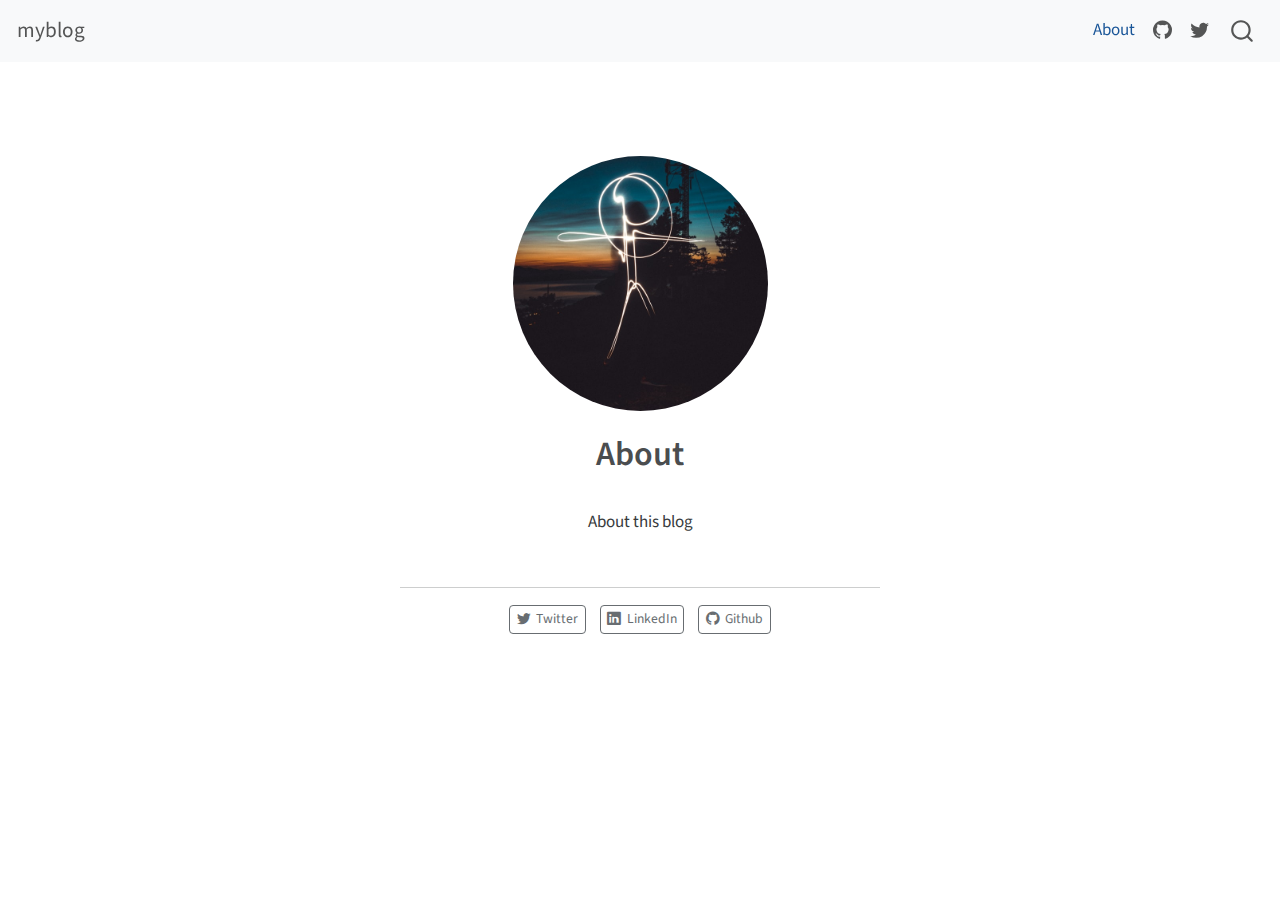
<file: _site/about.html>
<!DOCTYPE html>
<html xmlns="http://www.w3.org/1999/xhtml" lang="en" xml:lang="en"><head>

<meta charset="utf-8">
<meta name="generator" content="quarto-1.3.450">

<meta name="viewport" content="width=device-width, initial-scale=1.0, user-scalable=yes">


<title>myblog - About</title>
<style>
code{white-space: pre-wrap;}
span.smallcaps{font-variant: small-caps;}
div.columns{display: flex; gap: min(4vw, 1.5em);}
div.column{flex: auto; overflow-x: auto;}
div.hanging-indent{margin-left: 1.5em; text-indent: -1.5em;}
ul.task-list{list-style: none;}
ul.task-list li input[type="checkbox"] {
  width: 0.8em;
  margin: 0 0.8em 0.2em -1em; /* quarto-specific, see https://github.com/quarto-dev/quarto-cli/issues/4556 */ 
  vertical-align: middle;
}
</style>


<script src="site_libs/quarto-nav/quarto-nav.js"></script>
<script src="site_libs/quarto-nav/headroom.min.js"></script>
<script src="site_libs/clipboard/clipboard.min.js"></script>
<script src="site_libs/quarto-search/autocomplete.umd.js"></script>
<script src="site_libs/quarto-search/fuse.min.js"></script>
<script src="site_libs/quarto-search/quarto-search.js"></script>
<meta name="quarto:offset" content="./">
<script src="site_libs/quarto-html/quarto.js"></script>
<script src="site_libs/quarto-html/popper.min.js"></script>
<script src="site_libs/quarto-html/tippy.umd.min.js"></script>
<link href="site_libs/quarto-html/tippy.css" rel="stylesheet">
<link href="site_libs/quarto-html/quarto-syntax-highlighting.css" rel="stylesheet" id="quarto-text-highlighting-styles">
<script src="site_libs/bootstrap/bootstrap.min.js"></script>
<link href="site_libs/bootstrap/bootstrap-icons.css" rel="stylesheet">
<link href="site_libs/bootstrap/bootstrap.min.css" rel="stylesheet" id="quarto-bootstrap" data-mode="light">
<script id="quarto-search-options" type="application/json">{
  "location": "navbar",
  "copy-button": false,
  "collapse-after": 3,
  "panel-placement": "end",
  "type": "overlay",
  "limit": 20,
  "language": {
    "search-no-results-text": "No results",
    "search-matching-documents-text": "matching documents",
    "search-copy-link-title": "Copy link to search",
    "search-hide-matches-text": "Hide additional matches",
    "search-more-match-text": "more match in this document",
    "search-more-matches-text": "more matches in this document",
    "search-clear-button-title": "Clear",
    "search-detached-cancel-button-title": "Cancel",
    "search-submit-button-title": "Submit",
    "search-label": "Search"
  }
}</script>


<link rel="stylesheet" href="styles.css">
</head>

<body class="nav-fixed fullcontent">

<div id="quarto-search-results"></div>
  <header id="quarto-header" class="headroom fixed-top">
    <nav class="navbar navbar-expand-lg navbar-dark ">
      <div class="navbar-container container-fluid">
      <div class="navbar-brand-container">
    <a class="navbar-brand" href="./index.html">
    <span class="navbar-title">myblog</span>
    </a>
  </div>
            <div id="quarto-search" class="" title="Search"></div>
          <button class="navbar-toggler" type="button" data-bs-toggle="collapse" data-bs-target="#navbarCollapse" aria-controls="navbarCollapse" aria-expanded="false" aria-label="Toggle navigation" onclick="if (window.quartoToggleHeadroom) { window.quartoToggleHeadroom(); }">
  <span class="navbar-toggler-icon"></span>
</button>
          <div class="collapse navbar-collapse" id="navbarCollapse">
            <ul class="navbar-nav navbar-nav-scroll ms-auto">
  <li class="nav-item">
    <a class="nav-link active" href="./about.html" rel="" target="" aria-current="page">
 <span class="menu-text">About</span></a>
  </li>  
  <li class="nav-item compact">
    <a class="nav-link" href="https://github.com/" rel="" target=""><i class="bi bi-github" role="img">
</i> 
 <span class="menu-text"></span></a>
  </li>  
  <li class="nav-item compact">
    <a class="nav-link" href="https://twitter.com" rel="" target=""><i class="bi bi-twitter" role="img">
</i> 
 <span class="menu-text"></span></a>
  </li>  
</ul>
            <div class="quarto-navbar-tools">
</div>
          </div> <!-- /navcollapse -->
      </div> <!-- /container-fluid -->
    </nav>
</header>
<!-- content -->
<div id="quarto-content" class="quarto-container page-columns page-rows-contents page-layout-article page-navbar">
<!-- sidebar -->
<!-- margin-sidebar -->
    
<!-- main -->
<div class="quarto-about-jolla">
  <img src="profile.jpg" class="about-image
  round " style="height: 15em; width: 15em;">
 <header id="title-block-header" class="quarto-title-block default">
<div class="quarto-title">
<h1 class="title">About</h1>
</div>
<div class="quarto-title-meta">
  </div>
</header><main class="content" id="quarto-document-content">
<p>About this blog</p>


</main> 
  <hr class="about-sep">
   <div class="about-links">
  <a href="https://twitter.com" class="about-link" rel="" target="">
    <i class="bi bi-twitter"></i>
     <span class="about-link-text">Twitter</span>
  </a>
  <a href="https://linkedin.com" class="about-link" rel="" target="">
    <i class="bi bi-linkedin"></i>
     <span class="about-link-text">LinkedIn</span>
  </a>
  <a href="https://github.com" class="about-link" rel="" target="">
    <i class="bi bi-github"></i>
     <span class="about-link-text">Github</span>
  </a>
</div>
</div>
 <!-- /main -->
<script id="quarto-html-after-body" type="application/javascript">
window.document.addEventListener("DOMContentLoaded", function (event) {
  const toggleBodyColorMode = (bsSheetEl) => {
    const mode = bsSheetEl.getAttribute("data-mode");
    const bodyEl = window.document.querySelector("body");
    if (mode === "dark") {
      bodyEl.classList.add("quarto-dark");
      bodyEl.classList.remove("quarto-light");
    } else {
      bodyEl.classList.add("quarto-light");
      bodyEl.classList.remove("quarto-dark");
    }
  }
  const toggleBodyColorPrimary = () => {
    const bsSheetEl = window.document.querySelector("link#quarto-bootstrap");
    if (bsSheetEl) {
      toggleBodyColorMode(bsSheetEl);
    }
  }
  toggleBodyColorPrimary();  
  const isCodeAnnotation = (el) => {
    for (const clz of el.classList) {
      if (clz.startsWith('code-annotation-')) {                     
        return true;
      }
    }
    return false;
  }
  const clipboard = new window.ClipboardJS('.code-copy-button', {
    text: function(trigger) {
      const codeEl = trigger.previousElementSibling.cloneNode(true);
      for (const childEl of codeEl.children) {
        if (isCodeAnnotation(childEl)) {
          childEl.remove();
        }
      }
      return codeEl.innerText;
    }
  });
  clipboard.on('success', function(e) {
    // button target
    const button = e.trigger;
    // don't keep focus
    button.blur();
    // flash "checked"
    button.classList.add('code-copy-button-checked');
    var currentTitle = button.getAttribute("title");
    button.setAttribute("title", "Copied!");
    let tooltip;
    if (window.bootstrap) {
      button.setAttribute("data-bs-toggle", "tooltip");
      button.setAttribute("data-bs-placement", "left");
      button.setAttribute("data-bs-title", "Copied!");
      tooltip = new bootstrap.Tooltip(button, 
        { trigger: "manual", 
          customClass: "code-copy-button-tooltip",
          offset: [0, -8]});
      tooltip.show();    
    }
    setTimeout(function() {
      if (tooltip) {
        tooltip.hide();
        button.removeAttribute("data-bs-title");
        button.removeAttribute("data-bs-toggle");
        button.removeAttribute("data-bs-placement");
      }
      button.setAttribute("title", currentTitle);
      button.classList.remove('code-copy-button-checked');
    }, 1000);
    // clear code selection
    e.clearSelection();
  });
  function tippyHover(el, contentFn) {
    const config = {
      allowHTML: true,
      content: contentFn,
      maxWidth: 500,
      delay: 100,
      arrow: false,
      appendTo: function(el) {
          return el.parentElement;
      },
      interactive: true,
      interactiveBorder: 10,
      theme: 'quarto',
      placement: 'bottom-start'
    };
    window.tippy(el, config); 
  }
  const noterefs = window.document.querySelectorAll('a[role="doc-noteref"]');
  for (var i=0; i<noterefs.length; i++) {
    const ref = noterefs[i];
    tippyHover(ref, function() {
      // use id or data attribute instead here
      let href = ref.getAttribute('data-footnote-href') || ref.getAttribute('href');
      try { href = new URL(href).hash; } catch {}
      const id = href.replace(/^#\/?/, "");
      const note = window.document.getElementById(id);
      return note.innerHTML;
    });
  }
      let selectedAnnoteEl;
      const selectorForAnnotation = ( cell, annotation) => {
        let cellAttr = 'data-code-cell="' + cell + '"';
        let lineAttr = 'data-code-annotation="' +  annotation + '"';
        const selector = 'span[' + cellAttr + '][' + lineAttr + ']';
        return selector;
      }
      const selectCodeLines = (annoteEl) => {
        const doc = window.document;
        const targetCell = annoteEl.getAttribute("data-target-cell");
        const targetAnnotation = annoteEl.getAttribute("data-target-annotation");
        const annoteSpan = window.document.querySelector(selectorForAnnotation(targetCell, targetAnnotation));
        const lines = annoteSpan.getAttribute("data-code-lines").split(",");
        const lineIds = lines.map((line) => {
          return targetCell + "-" + line;
        })
        let top = null;
        let height = null;
        let parent = null;
        if (lineIds.length > 0) {
            //compute the position of the single el (top and bottom and make a div)
            const el = window.document.getElementById(lineIds[0]);
            top = el.offsetTop;
            height = el.offsetHeight;
            parent = el.parentElement.parentElement;
          if (lineIds.length > 1) {
            const lastEl = window.document.getElementById(lineIds[lineIds.length - 1]);
            const bottom = lastEl.offsetTop + lastEl.offsetHeight;
            height = bottom - top;
          }
          if (top !== null && height !== null && parent !== null) {
            // cook up a div (if necessary) and position it 
            let div = window.document.getElementById("code-annotation-line-highlight");
            if (div === null) {
              div = window.document.createElement("div");
              div.setAttribute("id", "code-annotation-line-highlight");
              div.style.position = 'absolute';
              parent.appendChild(div);
            }
            div.style.top = top - 2 + "px";
            div.style.height = height + 4 + "px";
            let gutterDiv = window.document.getElementById("code-annotation-line-highlight-gutter");
            if (gutterDiv === null) {
              gutterDiv = window.document.createElement("div");
              gutterDiv.setAttribute("id", "code-annotation-line-highlight-gutter");
              gutterDiv.style.position = 'absolute';
              const codeCell = window.document.getElementById(targetCell);
              const gutter = codeCell.querySelector('.code-annotation-gutter');
              gutter.appendChild(gutterDiv);
            }
            gutterDiv.style.top = top - 2 + "px";
            gutterDiv.style.height = height + 4 + "px";
          }
          selectedAnnoteEl = annoteEl;
        }
      };
      const unselectCodeLines = () => {
        const elementsIds = ["code-annotation-line-highlight", "code-annotation-line-highlight-gutter"];
        elementsIds.forEach((elId) => {
          const div = window.document.getElementById(elId);
          if (div) {
            div.remove();
          }
        });
        selectedAnnoteEl = undefined;
      };
      // Attach click handler to the DT
      const annoteDls = window.document.querySelectorAll('dt[data-target-cell]');
      for (const annoteDlNode of annoteDls) {
        annoteDlNode.addEventListener('click', (event) => {
          const clickedEl = event.target;
          if (clickedEl !== selectedAnnoteEl) {
            unselectCodeLines();
            const activeEl = window.document.querySelector('dt[data-target-cell].code-annotation-active');
            if (activeEl) {
              activeEl.classList.remove('code-annotation-active');
            }
            selectCodeLines(clickedEl);
            clickedEl.classList.add('code-annotation-active');
          } else {
            // Unselect the line
            unselectCodeLines();
            clickedEl.classList.remove('code-annotation-active');
          }
        });
      }
  const findCites = (el) => {
    const parentEl = el.parentElement;
    if (parentEl) {
      const cites = parentEl.dataset.cites;
      if (cites) {
        return {
          el,
          cites: cites.split(' ')
        };
      } else {
        return findCites(el.parentElement)
      }
    } else {
      return undefined;
    }
  };
  var bibliorefs = window.document.querySelectorAll('a[role="doc-biblioref"]');
  for (var i=0; i<bibliorefs.length; i++) {
    const ref = bibliorefs[i];
    const citeInfo = findCites(ref);
    if (citeInfo) {
      tippyHover(citeInfo.el, function() {
        var popup = window.document.createElement('div');
        citeInfo.cites.forEach(function(cite) {
          var citeDiv = window.document.createElement('div');
          citeDiv.classList.add('hanging-indent');
          citeDiv.classList.add('csl-entry');
          var biblioDiv = window.document.getElementById('ref-' + cite);
          if (biblioDiv) {
            citeDiv.innerHTML = biblioDiv.innerHTML;
          }
          popup.appendChild(citeDiv);
        });
        return popup.innerHTML;
      });
    }
  }
});
</script>
</div> <!-- /content -->



</body></html>
</file>
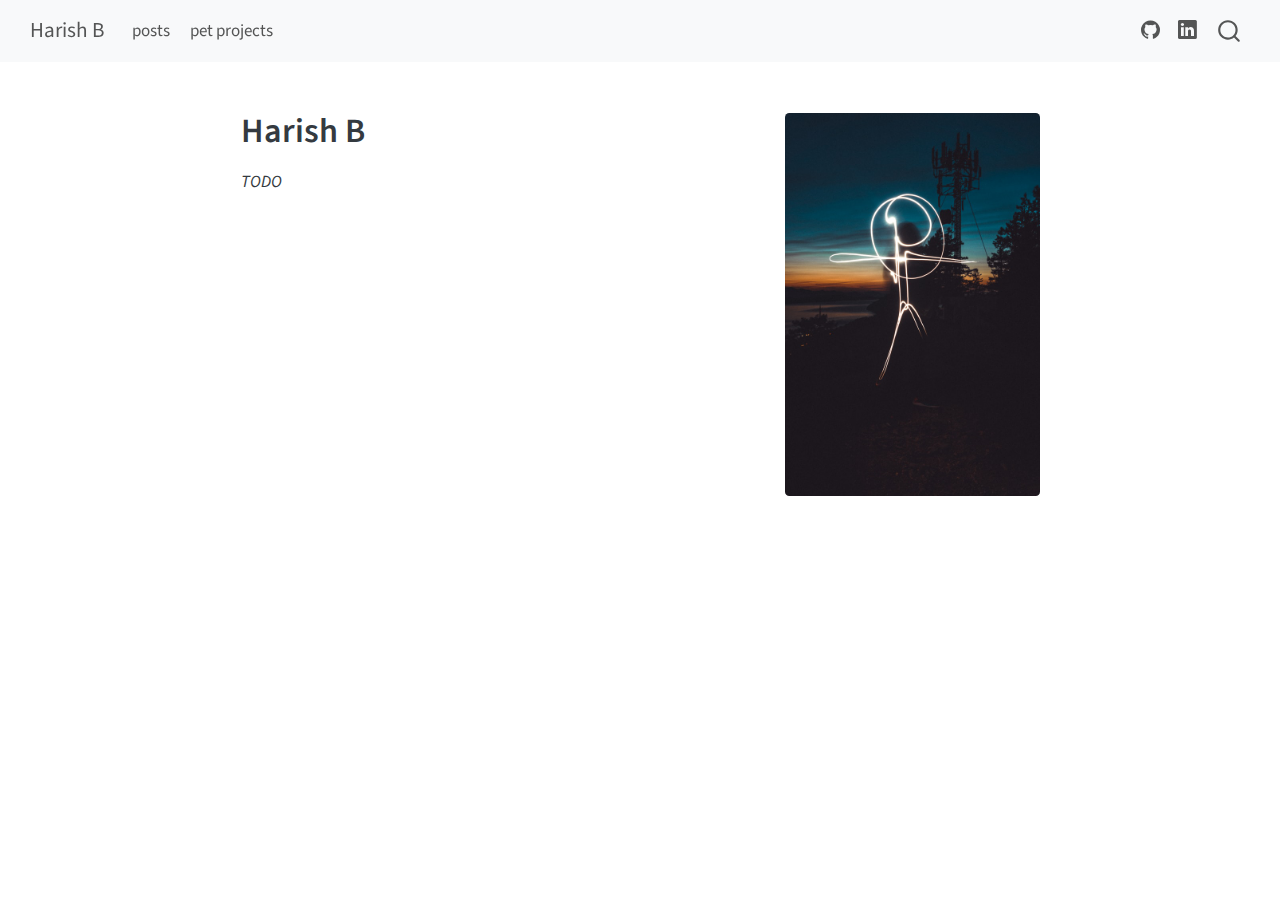
<file: docs/about.html>
<!DOCTYPE html>
<html xmlns="http://www.w3.org/1999/xhtml" lang="en" xml:lang="en"><head>

<meta charset="utf-8">
<meta name="generator" content="quarto-1.4.552">

<meta name="viewport" content="width=device-width, initial-scale=1.0, user-scalable=yes">


<title>Harish B</title>
<style>
code{white-space: pre-wrap;}
span.smallcaps{font-variant: small-caps;}
div.columns{display: flex; gap: min(4vw, 1.5em);}
div.column{flex: auto; overflow-x: auto;}
div.hanging-indent{margin-left: 1.5em; text-indent: -1.5em;}
ul.task-list{list-style: none;}
ul.task-list li input[type="checkbox"] {
  width: 0.8em;
  margin: 0 0.8em 0.2em -1em; /* quarto-specific, see https://github.com/quarto-dev/quarto-cli/issues/4556 */ 
  vertical-align: middle;
}
</style>


<script src="site_libs/quarto-nav/quarto-nav.js"></script>
<script src="site_libs/quarto-nav/headroom.min.js"></script>
<script src="site_libs/clipboard/clipboard.min.js"></script>
<script src="site_libs/quarto-search/autocomplete.umd.js"></script>
<script src="site_libs/quarto-search/fuse.min.js"></script>
<script src="site_libs/quarto-search/quarto-search.js"></script>
<meta name="quarto:offset" content="./">
<script src="site_libs/quarto-html/quarto.js"></script>
<script src="site_libs/quarto-html/popper.min.js"></script>
<script src="site_libs/quarto-html/tippy.umd.min.js"></script>
<link href="site_libs/quarto-html/tippy.css" rel="stylesheet">
<link href="site_libs/quarto-html/quarto-syntax-highlighting.css" rel="stylesheet" id="quarto-text-highlighting-styles">
<script src="site_libs/bootstrap/bootstrap.min.js"></script>
<link href="site_libs/bootstrap/bootstrap-icons.css" rel="stylesheet">
<link href="site_libs/bootstrap/bootstrap.min.css" rel="stylesheet" id="quarto-bootstrap" data-mode="light">
<script id="quarto-search-options" type="application/json">{
  "location": "navbar",
  "copy-button": false,
  "collapse-after": 3,
  "panel-placement": "end",
  "type": "overlay",
  "limit": 50,
  "keyboard-shortcut": [
    "f",
    "/",
    "s"
  ],
  "show-item-context": false,
  "language": {
    "search-no-results-text": "No results",
    "search-matching-documents-text": "matching documents",
    "search-copy-link-title": "Copy link to search",
    "search-hide-matches-text": "Hide additional matches",
    "search-more-match-text": "more match in this document",
    "search-more-matches-text": "more matches in this document",
    "search-clear-button-title": "Clear",
    "search-text-placeholder": "",
    "search-detached-cancel-button-title": "Cancel",
    "search-submit-button-title": "Submit",
    "search-label": "Search"
  }
}</script>


<link rel="stylesheet" href="styles.css">
</head>

<body class="nav-fixed fullcontent">

<div id="quarto-search-results"></div>
  <header id="quarto-header" class="headroom fixed-top">
    <nav class="navbar navbar-expand-lg " data-bs-theme="dark">
      <div class="navbar-container container-fluid">
      <div class="navbar-brand-container mx-auto">
    <a class="navbar-brand" href="./index.html">
    <span class="navbar-title">Harish B</span>
    </a>
  </div>
            <div id="quarto-search" class="" title="Search"></div>
          <button class="navbar-toggler" type="button" data-bs-toggle="collapse" data-bs-target="#navbarCollapse" aria-controls="navbarCollapse" aria-expanded="false" aria-label="Toggle navigation" onclick="if (window.quartoToggleHeadroom) { window.quartoToggleHeadroom(); }">
  <span class="navbar-toggler-icon"></span>
</button>
          <div class="collapse navbar-collapse" id="navbarCollapse">
            <ul class="navbar-nav navbar-nav-scroll me-auto">
  <li class="nav-item">
    <a class="nav-link" href="./index.html"> 
<span class="menu-text">posts</span></a>
  </li>  
  <li class="nav-item">
    <a class="nav-link" href="./projects.html"> 
<span class="menu-text">pet projects</span></a>
  </li>  
</ul>
            <ul class="navbar-nav navbar-nav-scroll ms-auto">
  <li class="nav-item compact">
    <a class="nav-link" href="https://github.com/harishb00"> <i class="bi bi-github" role="img">
</i> 
<span class="menu-text"></span></a>
  </li>  
  <li class="nav-item compact">
    <a class="nav-link" href="https://www.linkedin.com/in/harishb00/"> <i class="bi bi-linkedin" role="img">
</i> 
<span class="menu-text"></span></a>
  </li>  
</ul>
          </div> <!-- /navcollapse -->
          <div class="quarto-navbar-tools">
</div>
      </div> <!-- /container-fluid -->
    </nav>
</header>
<!-- content -->
<div id="quarto-content" class="quarto-container page-columns page-rows-contents page-layout-article page-navbar">
<!-- sidebar -->
<!-- margin-sidebar -->
    
<!-- main -->
<div class="quarto-about-solana column-body content">
  <div class="about-entity">
    <div class="entity-contents">
      <header id="title-block-header" class="quarto-title-block default">
<div class="quarto-title">
<h1 class="title">Harish B</h1>
</div>
<div class="quarto-title-meta">
  </div>
</header> 
      <div class="about-contents"><main class="content" id="quarto-document-content">
<p><em>TODO</em></p>


</main></div>
    </div>
    <img src="profile.jpg" class="about-image
  rounded " style="width: 15em;">
  </div>
</div>
 <!-- /main -->
<script id="quarto-html-after-body" type="application/javascript">
window.document.addEventListener("DOMContentLoaded", function (event) {
  const toggleBodyColorMode = (bsSheetEl) => {
    const mode = bsSheetEl.getAttribute("data-mode");
    const bodyEl = window.document.querySelector("body");
    if (mode === "dark") {
      bodyEl.classList.add("quarto-dark");
      bodyEl.classList.remove("quarto-light");
    } else {
      bodyEl.classList.add("quarto-light");
      bodyEl.classList.remove("quarto-dark");
    }
  }
  const toggleBodyColorPrimary = () => {
    const bsSheetEl = window.document.querySelector("link#quarto-bootstrap");
    if (bsSheetEl) {
      toggleBodyColorMode(bsSheetEl);
    }
  }
  toggleBodyColorPrimary();  
  const isCodeAnnotation = (el) => {
    for (const clz of el.classList) {
      if (clz.startsWith('code-annotation-')) {                     
        return true;
      }
    }
    return false;
  }
  const clipboard = new window.ClipboardJS('.code-copy-button', {
    text: function(trigger) {
      const codeEl = trigger.previousElementSibling.cloneNode(true);
      for (const childEl of codeEl.children) {
        if (isCodeAnnotation(childEl)) {
          childEl.remove();
        }
      }
      return codeEl.innerText;
    }
  });
  clipboard.on('success', function(e) {
    // button target
    const button = e.trigger;
    // don't keep focus
    button.blur();
    // flash "checked"
    button.classList.add('code-copy-button-checked');
    var currentTitle = button.getAttribute("title");
    button.setAttribute("title", "Copied!");
    let tooltip;
    if (window.bootstrap) {
      button.setAttribute("data-bs-toggle", "tooltip");
      button.setAttribute("data-bs-placement", "left");
      button.setAttribute("data-bs-title", "Copied!");
      tooltip = new bootstrap.Tooltip(button, 
        { trigger: "manual", 
          customClass: "code-copy-button-tooltip",
          offset: [0, -8]});
      tooltip.show();    
    }
    setTimeout(function() {
      if (tooltip) {
        tooltip.hide();
        button.removeAttribute("data-bs-title");
        button.removeAttribute("data-bs-toggle");
        button.removeAttribute("data-bs-placement");
      }
      button.setAttribute("title", currentTitle);
      button.classList.remove('code-copy-button-checked');
    }, 1000);
    // clear code selection
    e.clearSelection();
  });
    var localhostRegex = new RegExp(/^(?:http|https):\/\/localhost\:?[0-9]*\//);
    var mailtoRegex = new RegExp(/^mailto:/);
      var filterRegex = new RegExp('/' + window.location.host + '/');
    var isInternal = (href) => {
        return filterRegex.test(href) || localhostRegex.test(href) || mailtoRegex.test(href);
    }
    // Inspect non-navigation links and adorn them if external
 	var links = window.document.querySelectorAll('a[href]:not(.nav-link):not(.navbar-brand):not(.toc-action):not(.sidebar-link):not(.sidebar-item-toggle):not(.pagination-link):not(.no-external):not([aria-hidden]):not(.dropdown-item):not(.quarto-navigation-tool)');
    for (var i=0; i<links.length; i++) {
      const link = links[i];
      if (!isInternal(link.href)) {
        // undo the damage that might have been done by quarto-nav.js in the case of
        // links that we want to consider external
        if (link.dataset.originalHref !== undefined) {
          link.href = link.dataset.originalHref;
        }
      }
    }
  function tippyHover(el, contentFn, onTriggerFn, onUntriggerFn) {
    const config = {
      allowHTML: true,
      maxWidth: 500,
      delay: 100,
      arrow: false,
      appendTo: function(el) {
          return el.parentElement;
      },
      interactive: true,
      interactiveBorder: 10,
      theme: 'quarto',
      placement: 'bottom-start',
    };
    if (contentFn) {
      config.content = contentFn;
    }
    if (onTriggerFn) {
      config.onTrigger = onTriggerFn;
    }
    if (onUntriggerFn) {
      config.onUntrigger = onUntriggerFn;
    }
    window.tippy(el, config); 
  }
  const noterefs = window.document.querySelectorAll('a[role="doc-noteref"]');
  for (var i=0; i<noterefs.length; i++) {
    const ref = noterefs[i];
    tippyHover(ref, function() {
      // use id or data attribute instead here
      let href = ref.getAttribute('data-footnote-href') || ref.getAttribute('href');
      try { href = new URL(href).hash; } catch {}
      const id = href.replace(/^#\/?/, "");
      const note = window.document.getElementById(id);
      if (note) {
        return note.innerHTML;
      } else {
        return "";
      }
    });
  }
  const xrefs = window.document.querySelectorAll('a.quarto-xref');
  const processXRef = (id, note) => {
    // Strip column container classes
    const stripColumnClz = (el) => {
      el.classList.remove("page-full", "page-columns");
      if (el.children) {
        for (const child of el.children) {
          stripColumnClz(child);
        }
      }
    }
    stripColumnClz(note)
    if (id === null || id.startsWith('sec-')) {
      // Special case sections, only their first couple elements
      const container = document.createElement("div");
      if (note.children && note.children.length > 2) {
        container.appendChild(note.children[0].cloneNode(true));
        for (let i = 1; i < note.children.length; i++) {
          const child = note.children[i];
          if (child.tagName === "P" && child.innerText === "") {
            continue;
          } else {
            container.appendChild(child.cloneNode(true));
            break;
          }
        }
        if (window.Quarto?.typesetMath) {
          window.Quarto.typesetMath(container);
        }
        return container.innerHTML
      } else {
        if (window.Quarto?.typesetMath) {
          window.Quarto.typesetMath(note);
        }
        return note.innerHTML;
      }
    } else {
      // Remove any anchor links if they are present
      const anchorLink = note.querySelector('a.anchorjs-link');
      if (anchorLink) {
        anchorLink.remove();
      }
      if (window.Quarto?.typesetMath) {
        window.Quarto.typesetMath(note);
      }
      // TODO in 1.5, we should make sure this works without a callout special case
      if (note.classList.contains("callout")) {
        return note.outerHTML;
      } else {
        return note.innerHTML;
      }
    }
  }
  for (var i=0; i<xrefs.length; i++) {
    const xref = xrefs[i];
    tippyHover(xref, undefined, function(instance) {
      instance.disable();
      let url = xref.getAttribute('href');
      let hash = undefined; 
      if (url.startsWith('#')) {
        hash = url;
      } else {
        try { hash = new URL(url).hash; } catch {}
      }
      if (hash) {
        const id = hash.replace(/^#\/?/, "");
        const note = window.document.getElementById(id);
        if (note !== null) {
          try {
            const html = processXRef(id, note.cloneNode(true));
            instance.setContent(html);
          } finally {
            instance.enable();
            instance.show();
          }
        } else {
          // See if we can fetch this
          fetch(url.split('#')[0])
          .then(res => res.text())
          .then(html => {
            const parser = new DOMParser();
            const htmlDoc = parser.parseFromString(html, "text/html");
            const note = htmlDoc.getElementById(id);
            if (note !== null) {
              const html = processXRef(id, note);
              instance.setContent(html);
            } 
          }).finally(() => {
            instance.enable();
            instance.show();
          });
        }
      } else {
        // See if we can fetch a full url (with no hash to target)
        // This is a special case and we should probably do some content thinning / targeting
        fetch(url)
        .then(res => res.text())
        .then(html => {
          const parser = new DOMParser();
          const htmlDoc = parser.parseFromString(html, "text/html");
          const note = htmlDoc.querySelector('main.content');
          if (note !== null) {
            // This should only happen for chapter cross references
            // (since there is no id in the URL)
            // remove the first header
            if (note.children.length > 0 && note.children[0].tagName === "HEADER") {
              note.children[0].remove();
            }
            const html = processXRef(null, note);
            instance.setContent(html);
          } 
        }).finally(() => {
          instance.enable();
          instance.show();
        });
      }
    }, function(instance) {
    });
  }
      let selectedAnnoteEl;
      const selectorForAnnotation = ( cell, annotation) => {
        let cellAttr = 'data-code-cell="' + cell + '"';
        let lineAttr = 'data-code-annotation="' +  annotation + '"';
        const selector = 'span[' + cellAttr + '][' + lineAttr + ']';
        return selector;
      }
      const selectCodeLines = (annoteEl) => {
        const doc = window.document;
        const targetCell = annoteEl.getAttribute("data-target-cell");
        const targetAnnotation = annoteEl.getAttribute("data-target-annotation");
        const annoteSpan = window.document.querySelector(selectorForAnnotation(targetCell, targetAnnotation));
        const lines = annoteSpan.getAttribute("data-code-lines").split(",");
        const lineIds = lines.map((line) => {
          return targetCell + "-" + line;
        })
        let top = null;
        let height = null;
        let parent = null;
        if (lineIds.length > 0) {
            //compute the position of the single el (top and bottom and make a div)
            const el = window.document.getElementById(lineIds[0]);
            top = el.offsetTop;
            height = el.offsetHeight;
            parent = el.parentElement.parentElement;
          if (lineIds.length > 1) {
            const lastEl = window.document.getElementById(lineIds[lineIds.length - 1]);
            const bottom = lastEl.offsetTop + lastEl.offsetHeight;
            height = bottom - top;
          }
          if (top !== null && height !== null && parent !== null) {
            // cook up a div (if necessary) and position it 
            let div = window.document.getElementById("code-annotation-line-highlight");
            if (div === null) {
              div = window.document.createElement("div");
              div.setAttribute("id", "code-annotation-line-highlight");
              div.style.position = 'absolute';
              parent.appendChild(div);
            }
            div.style.top = top - 2 + "px";
            div.style.height = height + 4 + "px";
            div.style.left = 0;
            let gutterDiv = window.document.getElementById("code-annotation-line-highlight-gutter");
            if (gutterDiv === null) {
              gutterDiv = window.document.createElement("div");
              gutterDiv.setAttribute("id", "code-annotation-line-highlight-gutter");
              gutterDiv.style.position = 'absolute';
              const codeCell = window.document.getElementById(targetCell);
              const gutter = codeCell.querySelector('.code-annotation-gutter');
              gutter.appendChild(gutterDiv);
            }
            gutterDiv.style.top = top - 2 + "px";
            gutterDiv.style.height = height + 4 + "px";
          }
          selectedAnnoteEl = annoteEl;
        }
      };
      const unselectCodeLines = () => {
        const elementsIds = ["code-annotation-line-highlight", "code-annotation-line-highlight-gutter"];
        elementsIds.forEach((elId) => {
          const div = window.document.getElementById(elId);
          if (div) {
            div.remove();
          }
        });
        selectedAnnoteEl = undefined;
      };
        // Handle positioning of the toggle
    window.addEventListener(
      "resize",
      throttle(() => {
        elRect = undefined;
        if (selectedAnnoteEl) {
          selectCodeLines(selectedAnnoteEl);
        }
      }, 10)
    );
    function throttle(fn, ms) {
    let throttle = false;
    let timer;
      return (...args) => {
        if(!throttle) { // first call gets through
            fn.apply(this, args);
            throttle = true;
        } else { // all the others get throttled
            if(timer) clearTimeout(timer); // cancel #2
            timer = setTimeout(() => {
              fn.apply(this, args);
              timer = throttle = false;
            }, ms);
        }
      };
    }
      // Attach click handler to the DT
      const annoteDls = window.document.querySelectorAll('dt[data-target-cell]');
      for (const annoteDlNode of annoteDls) {
        annoteDlNode.addEventListener('click', (event) => {
          const clickedEl = event.target;
          if (clickedEl !== selectedAnnoteEl) {
            unselectCodeLines();
            const activeEl = window.document.querySelector('dt[data-target-cell].code-annotation-active');
            if (activeEl) {
              activeEl.classList.remove('code-annotation-active');
            }
            selectCodeLines(clickedEl);
            clickedEl.classList.add('code-annotation-active');
          } else {
            // Unselect the line
            unselectCodeLines();
            clickedEl.classList.remove('code-annotation-active');
          }
        });
      }
  const findCites = (el) => {
    const parentEl = el.parentElement;
    if (parentEl) {
      const cites = parentEl.dataset.cites;
      if (cites) {
        return {
          el,
          cites: cites.split(' ')
        };
      } else {
        return findCites(el.parentElement)
      }
    } else {
      return undefined;
    }
  };
  var bibliorefs = window.document.querySelectorAll('a[role="doc-biblioref"]');
  for (var i=0; i<bibliorefs.length; i++) {
    const ref = bibliorefs[i];
    const citeInfo = findCites(ref);
    if (citeInfo) {
      tippyHover(citeInfo.el, function() {
        var popup = window.document.createElement('div');
        citeInfo.cites.forEach(function(cite) {
          var citeDiv = window.document.createElement('div');
          citeDiv.classList.add('hanging-indent');
          citeDiv.classList.add('csl-entry');
          var biblioDiv = window.document.getElementById('ref-' + cite);
          if (biblioDiv) {
            citeDiv.innerHTML = biblioDiv.innerHTML;
          }
          popup.appendChild(citeDiv);
        });
        return popup.innerHTML;
      });
    }
  }
});
</script>
</div> <!-- /content -->




</body></html>
</file>
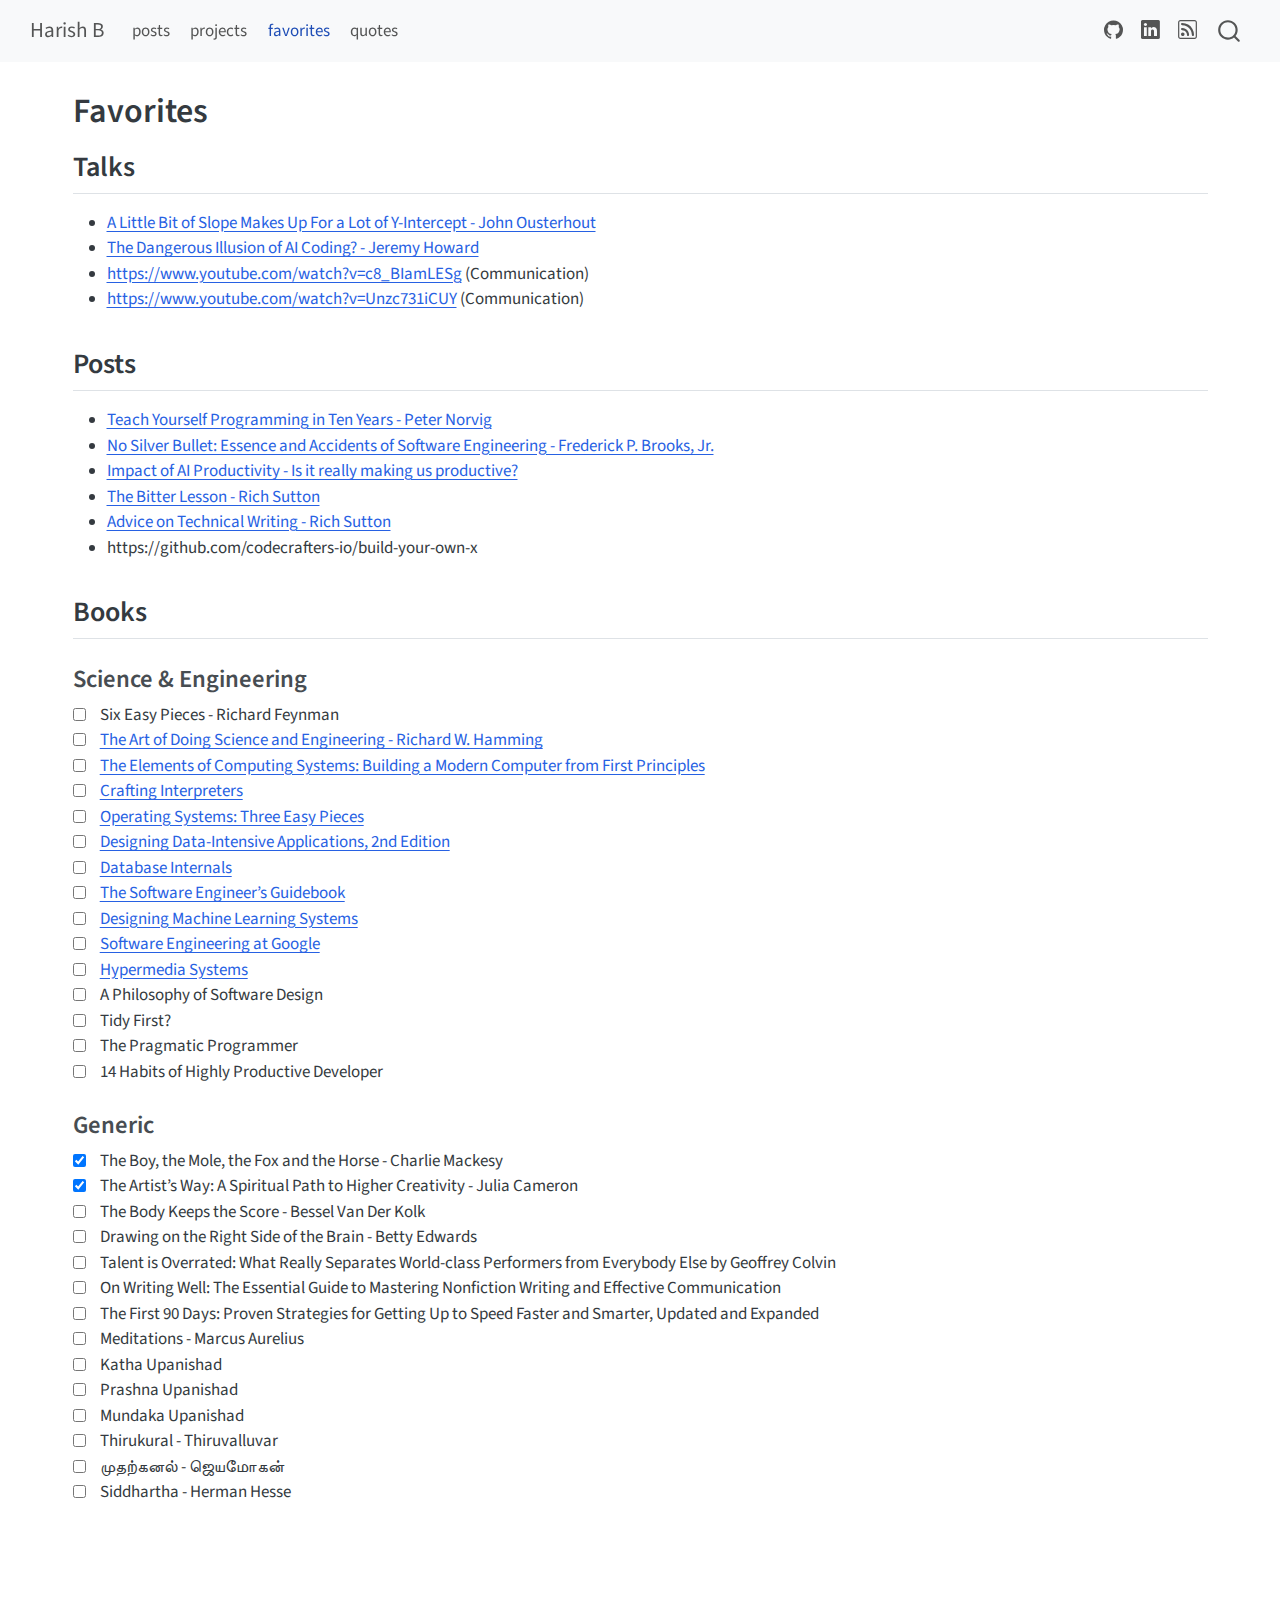
<file: docs/favorites.html>
<!DOCTYPE html>
<html xmlns="http://www.w3.org/1999/xhtml" lang="en" xml:lang="en"><head>

<meta charset="utf-8">
<meta name="generator" content="quarto-1.4.552">

<meta name="viewport" content="width=device-width, initial-scale=1.0, user-scalable=yes">


<title>Harish B - Favorites</title>
<style>
code{white-space: pre-wrap;}
span.smallcaps{font-variant: small-caps;}
div.columns{display: flex; gap: min(4vw, 1.5em);}
div.column{flex: auto; overflow-x: auto;}
div.hanging-indent{margin-left: 1.5em; text-indent: -1.5em;}
ul.task-list{list-style: none;}
ul.task-list li input[type="checkbox"] {
  width: 0.8em;
  margin: 0 0.8em 0.2em -1em; /* quarto-specific, see https://github.com/quarto-dev/quarto-cli/issues/4556 */ 
  vertical-align: middle;
}
</style>


<script src="site_libs/quarto-nav/quarto-nav.js"></script>
<script src="site_libs/quarto-nav/headroom.min.js"></script>
<script src="site_libs/clipboard/clipboard.min.js"></script>
<script src="site_libs/quarto-search/autocomplete.umd.js"></script>
<script src="site_libs/quarto-search/fuse.min.js"></script>
<script src="site_libs/quarto-search/quarto-search.js"></script>
<meta name="quarto:offset" content="./">
<script src="site_libs/quarto-html/quarto.js"></script>
<script src="site_libs/quarto-html/popper.min.js"></script>
<script src="site_libs/quarto-html/tippy.umd.min.js"></script>
<script src="site_libs/quarto-html/anchor.min.js"></script>
<link href="site_libs/quarto-html/tippy.css" rel="stylesheet">
<link href="site_libs/quarto-html/quarto-syntax-highlighting.css" rel="stylesheet" id="quarto-text-highlighting-styles">
<script src="site_libs/bootstrap/bootstrap.min.js"></script>
<link href="site_libs/bootstrap/bootstrap-icons.css" rel="stylesheet">
<link href="site_libs/bootstrap/bootstrap.min.css" rel="stylesheet" id="quarto-bootstrap" data-mode="light">
<script id="quarto-search-options" type="application/json">{
  "location": "navbar",
  "copy-button": false,
  "collapse-after": 3,
  "panel-placement": "end",
  "type": "overlay",
  "limit": 50,
  "keyboard-shortcut": [
    "f",
    "/",
    "s"
  ],
  "show-item-context": false,
  "language": {
    "search-no-results-text": "No results",
    "search-matching-documents-text": "matching documents",
    "search-copy-link-title": "Copy link to search",
    "search-hide-matches-text": "Hide additional matches",
    "search-more-match-text": "more match in this document",
    "search-more-matches-text": "more matches in this document",
    "search-clear-button-title": "Clear",
    "search-text-placeholder": "",
    "search-detached-cancel-button-title": "Cancel",
    "search-submit-button-title": "Submit",
    "search-label": "Search"
  }
}</script>


<link rel="stylesheet" href="styles.css">
</head>

<body class="nav-fixed">

<div id="quarto-search-results"></div>
  <header id="quarto-header" class="headroom fixed-top">
    <nav class="navbar navbar-expand-lg " data-bs-theme="dark">
      <div class="navbar-container container-fluid">
      <div class="navbar-brand-container mx-auto">
    <a class="navbar-brand" href="./index.html">
    <span class="navbar-title">Harish B</span>
    </a>
  </div>
            <div id="quarto-search" class="" title="Search"></div>
          <button class="navbar-toggler" type="button" data-bs-toggle="collapse" data-bs-target="#navbarCollapse" aria-controls="navbarCollapse" aria-expanded="false" aria-label="Toggle navigation" onclick="if (window.quartoToggleHeadroom) { window.quartoToggleHeadroom(); }">
  <span class="navbar-toggler-icon"></span>
</button>
          <div class="collapse navbar-collapse" id="navbarCollapse">
            <ul class="navbar-nav navbar-nav-scroll me-auto">
  <li class="nav-item">
    <a class="nav-link" href="./index.html"> 
<span class="menu-text">posts</span></a>
  </li>  
  <li class="nav-item">
    <a class="nav-link" href="./projects.html"> 
<span class="menu-text">projects</span></a>
  </li>  
  <li class="nav-item">
    <a class="nav-link active" href="./favorites.html" aria-current="page"> 
<span class="menu-text">favorites</span></a>
  </li>  
  <li class="nav-item">
    <a class="nav-link" href="./quotes.html"> 
<span class="menu-text">quotes</span></a>
  </li>  
</ul>
            <ul class="navbar-nav navbar-nav-scroll ms-auto">
  <li class="nav-item compact">
    <a class="nav-link" href="https://github.com/harishb00"> <i class="bi bi-github" role="img">
</i> 
<span class="menu-text"></span></a>
  </li>  
  <li class="nav-item compact">
    <a class="nav-link" href="https://www.linkedin.com/in/harishb00/"> <i class="bi bi-linkedin" role="img">
</i> 
<span class="menu-text"></span></a>
  </li>  
  <li class="nav-item compact">
    <a class="nav-link" href="./index.xml"> <i class="bi bi-rss" role="img">
</i> 
<span class="menu-text"></span></a>
  </li>  
</ul>
          </div> <!-- /navcollapse -->
          <div class="quarto-navbar-tools">
</div>
      </div> <!-- /container-fluid -->
    </nav>
</header>
<!-- content -->
<div id="quarto-content" class="quarto-container page-columns page-rows-contents page-layout-full page-navbar">
<!-- sidebar -->
<!-- margin-sidebar -->
    
<!-- main -->
<main class="content column-page" id="quarto-document-content">

<header id="title-block-header" class="quarto-title-block default">
<div class="quarto-title">
<h1 class="title">Favorites</h1>
</div>



<div class="quarto-title-meta column-page">

    
  
    
  </div>
  


</header>


<section id="talks" class="level2">
<h2 class="anchored" data-anchor-id="talks">Talks</h2>
<ul>
<li><a href="https://www.youtube.com/watch?v=mE98Is1quwY&amp;list=PLcs1ZorNr2uTGPZPZnBa408qLVHjbMTzT&amp;index=1">A Little Bit of Slope Makes Up For a Lot of Y-Intercept - John Ousterhout</a></li>
<li><a href="https://www.youtube.com/watch?v=dHBEQ-Ryo24">The Dangerous Illusion of AI Coding? - Jeremy Howard</a></li>
<li><a href="">https://www.youtube.com/watch?v=c8_BIamLESg</a> (Communication)</li>
<li><a href="">https://www.youtube.com/watch?v=Unzc731iCUY</a> (Communication)</li>
</ul>
</section>
<section id="posts" class="level2">
<h2 class="anchored" data-anchor-id="posts">Posts</h2>
<ul>
<li><a href="https://norvig.com/21-days.html">Teach Yourself Programming in Ten Years - Peter Norvig</a></li>
<li><a href="https://www.cs.unc.edu/techreports/86-020.pdf">No Silver Bullet: Essence and Accidents of Software Engineering - Frederick P. Brooks, Jr.</a></li>
<li><a href="https://metr.org/blog/2025-07-10-early-2025-ai-experienced-os-dev-study/">Impact of AI Productivity - Is it really making us productive?</a></li>
<li><a href="http://www.incompleteideas.net/IncIdeas/BitterLesson.html">The Bitter Lesson - Rich Sutton</a></li>
<li><a href="https://docs.google.com/document/d/1EKhufclxlvF0RDA3oR0Dp02iTH5biCDguE7Ou7Sprzo/edit?tab=t.0">Advice on Technical Writing - Rich Sutton</a></li>
<li>https://github.com/codecrafters-io/build-your-own-x</li>
</ul>
</section>
<section id="books" class="level2">
<h2 class="anchored" data-anchor-id="books">Books</h2>
<section id="science-engineering" class="level3">
<h3 class="anchored" data-anchor-id="science-engineering">Science &amp; Engineering</h3>
<ul class="task-list">
<li><label><input type="checkbox">Six Easy Pieces - Richard Feynman</label></li>
<li><label><input type="checkbox"><a href="https://press.stripe.com/the-art-of-doing-science-and-engineering">The Art of Doing Science and Engineering - Richard W. Hamming</a></label></li>
<li><label><input type="checkbox"><a href="https://www.amazon.in/Elements-Computing-Systems-second-Principles/dp/0262539802">The Elements of Computing Systems: Building a Modern Computer from First Principles</a></label></li>
<li><label><input type="checkbox"><a href="https://craftinginterpreters.com/contents.html">Crafting Interpreters</a></label></li>
<li><label><input type="checkbox"><a href="https://www.goodreads.com/book/show/17374825-operating-systems">Operating Systems: Three Easy Pieces</a></label></li>
<li><label><input type="checkbox"><a href="https://www.oreilly.com/library/view/designing-data-intensive-applications/9781098119058/">Designing Data-Intensive Applications, 2nd Edition</a></label></li>
<li><label><input type="checkbox"><a href="https://www.oreilly.com/library/view/database-internals/9781492040330/">Database Internals</a></label></li>
<li><label><input type="checkbox"><a href="https://www.engguidebook.com/">The Software Engineer’s Guidebook</a></label></li>
<li><label><input type="checkbox"><a href="https://www.oreilly.com/library/view/designing-machine-learning/9781098107956/">Designing Machine Learning Systems</a></label></li>
<li><label><input type="checkbox"><a href="https://abseil.io/resources/swe-book/html/toc.html">Software Engineering at Google</a></label></li>
<li><label><input type="checkbox"><a href="https://hypermedia.systems/">Hypermedia Systems</a></label></li>
<li><label><input type="checkbox">A Philosophy of Software Design</label></li>
<li><label><input type="checkbox">Tidy First?</label></li>
<li><label><input type="checkbox">The Pragmatic Programmer</label></li>
<li><label><input type="checkbox">14 Habits of Highly Productive Developer</label></li>
</ul>
</section>
<section id="generic" class="level3">
<h3 class="anchored" data-anchor-id="generic">Generic</h3>
<ul class="task-list">
<li><label><input type="checkbox" checked="">The Boy, the Mole, the Fox and the Horse - Charlie Mackesy</label></li>
<li><label><input type="checkbox" checked="">The Artist’s Way: A Spiritual Path to Higher Creativity - Julia Cameron</label></li>
<li><label><input type="checkbox">The Body Keeps the Score - Bessel Van Der Kolk</label></li>
<li><label><input type="checkbox">Drawing on the Right Side of the Brain - Betty Edwards</label></li>
<li><label><input type="checkbox">Talent is Overrated: What Really Separates World-class Performers from Everybody Else by Geoffrey Colvin</label></li>
<li><label><input type="checkbox">On Writing Well: The Essential Guide to Mastering Nonfiction Writing and Effective Communication</label></li>
<li><label><input type="checkbox">The First 90 Days: Proven Strategies for Getting Up to Speed Faster and Smarter, Updated and Expanded</label></li>
<li><label><input type="checkbox">Meditations - Marcus Aurelius</label></li>
<li><label><input type="checkbox">Katha Upanishad</label></li>
<li><label><input type="checkbox">Prashna Upanishad</label></li>
<li><label><input type="checkbox">Mundaka Upanishad</label></li>
<li><label><input type="checkbox">Thirukural - Thiruvalluvar</label></li>
<li><label><input type="checkbox">முதற்கனல் - ஜெயமோகன்</label></li>
<li><label><input type="checkbox">Siddhartha - Herman Hesse</label></li>
</ul>


</section>
</section>

</main> <!-- /main -->
<script id="quarto-html-after-body" type="application/javascript">
window.document.addEventListener("DOMContentLoaded", function (event) {
  const toggleBodyColorMode = (bsSheetEl) => {
    const mode = bsSheetEl.getAttribute("data-mode");
    const bodyEl = window.document.querySelector("body");
    if (mode === "dark") {
      bodyEl.classList.add("quarto-dark");
      bodyEl.classList.remove("quarto-light");
    } else {
      bodyEl.classList.add("quarto-light");
      bodyEl.classList.remove("quarto-dark");
    }
  }
  const toggleBodyColorPrimary = () => {
    const bsSheetEl = window.document.querySelector("link#quarto-bootstrap");
    if (bsSheetEl) {
      toggleBodyColorMode(bsSheetEl);
    }
  }
  toggleBodyColorPrimary();  
  const icon = "";
  const anchorJS = new window.AnchorJS();
  anchorJS.options = {
    placement: 'right',
    icon: icon
  };
  anchorJS.add('.anchored');
  const isCodeAnnotation = (el) => {
    for (const clz of el.classList) {
      if (clz.startsWith('code-annotation-')) {                     
        return true;
      }
    }
    return false;
  }
  const clipboard = new window.ClipboardJS('.code-copy-button', {
    text: function(trigger) {
      const codeEl = trigger.previousElementSibling.cloneNode(true);
      for (const childEl of codeEl.children) {
        if (isCodeAnnotation(childEl)) {
          childEl.remove();
        }
      }
      return codeEl.innerText;
    }
  });
  clipboard.on('success', function(e) {
    // button target
    const button = e.trigger;
    // don't keep focus
    button.blur();
    // flash "checked"
    button.classList.add('code-copy-button-checked');
    var currentTitle = button.getAttribute("title");
    button.setAttribute("title", "Copied!");
    let tooltip;
    if (window.bootstrap) {
      button.setAttribute("data-bs-toggle", "tooltip");
      button.setAttribute("data-bs-placement", "left");
      button.setAttribute("data-bs-title", "Copied!");
      tooltip = new bootstrap.Tooltip(button, 
        { trigger: "manual", 
          customClass: "code-copy-button-tooltip",
          offset: [0, -8]});
      tooltip.show();    
    }
    setTimeout(function() {
      if (tooltip) {
        tooltip.hide();
        button.removeAttribute("data-bs-title");
        button.removeAttribute("data-bs-toggle");
        button.removeAttribute("data-bs-placement");
      }
      button.setAttribute("title", currentTitle);
      button.classList.remove('code-copy-button-checked');
    }, 1000);
    // clear code selection
    e.clearSelection();
  });
    var localhostRegex = new RegExp(/^(?:http|https):\/\/localhost\:?[0-9]*\//);
    var mailtoRegex = new RegExp(/^mailto:/);
      var filterRegex = new RegExp("https:\/\/harishb00\.github\.io\/");
    var isInternal = (href) => {
        return filterRegex.test(href) || localhostRegex.test(href) || mailtoRegex.test(href);
    }
    // Inspect non-navigation links and adorn them if external
 	var links = window.document.querySelectorAll('a[href]:not(.nav-link):not(.navbar-brand):not(.toc-action):not(.sidebar-link):not(.sidebar-item-toggle):not(.pagination-link):not(.no-external):not([aria-hidden]):not(.dropdown-item):not(.quarto-navigation-tool)');
    for (var i=0; i<links.length; i++) {
      const link = links[i];
      if (!isInternal(link.href)) {
        // undo the damage that might have been done by quarto-nav.js in the case of
        // links that we want to consider external
        if (link.dataset.originalHref !== undefined) {
          link.href = link.dataset.originalHref;
        }
      }
    }
  function tippyHover(el, contentFn, onTriggerFn, onUntriggerFn) {
    const config = {
      allowHTML: true,
      maxWidth: 500,
      delay: 100,
      arrow: false,
      appendTo: function(el) {
          return el.parentElement;
      },
      interactive: true,
      interactiveBorder: 10,
      theme: 'quarto',
      placement: 'bottom-start',
    };
    if (contentFn) {
      config.content = contentFn;
    }
    if (onTriggerFn) {
      config.onTrigger = onTriggerFn;
    }
    if (onUntriggerFn) {
      config.onUntrigger = onUntriggerFn;
    }
    window.tippy(el, config); 
  }
  const noterefs = window.document.querySelectorAll('a[role="doc-noteref"]');
  for (var i=0; i<noterefs.length; i++) {
    const ref = noterefs[i];
    tippyHover(ref, function() {
      // use id or data attribute instead here
      let href = ref.getAttribute('data-footnote-href') || ref.getAttribute('href');
      try { href = new URL(href).hash; } catch {}
      const id = href.replace(/^#\/?/, "");
      const note = window.document.getElementById(id);
      if (note) {
        return note.innerHTML;
      } else {
        return "";
      }
    });
  }
  const xrefs = window.document.querySelectorAll('a.quarto-xref');
  const processXRef = (id, note) => {
    // Strip column container classes
    const stripColumnClz = (el) => {
      el.classList.remove("page-full", "page-columns");
      if (el.children) {
        for (const child of el.children) {
          stripColumnClz(child);
        }
      }
    }
    stripColumnClz(note)
    if (id === null || id.startsWith('sec-')) {
      // Special case sections, only their first couple elements
      const container = document.createElement("div");
      if (note.children && note.children.length > 2) {
        container.appendChild(note.children[0].cloneNode(true));
        for (let i = 1; i < note.children.length; i++) {
          const child = note.children[i];
          if (child.tagName === "P" && child.innerText === "") {
            continue;
          } else {
            container.appendChild(child.cloneNode(true));
            break;
          }
        }
        if (window.Quarto?.typesetMath) {
          window.Quarto.typesetMath(container);
        }
        return container.innerHTML
      } else {
        if (window.Quarto?.typesetMath) {
          window.Quarto.typesetMath(note);
        }
        return note.innerHTML;
      }
    } else {
      // Remove any anchor links if they are present
      const anchorLink = note.querySelector('a.anchorjs-link');
      if (anchorLink) {
        anchorLink.remove();
      }
      if (window.Quarto?.typesetMath) {
        window.Quarto.typesetMath(note);
      }
      // TODO in 1.5, we should make sure this works without a callout special case
      if (note.classList.contains("callout")) {
        return note.outerHTML;
      } else {
        return note.innerHTML;
      }
    }
  }
  for (var i=0; i<xrefs.length; i++) {
    const xref = xrefs[i];
    tippyHover(xref, undefined, function(instance) {
      instance.disable();
      let url = xref.getAttribute('href');
      let hash = undefined; 
      if (url.startsWith('#')) {
        hash = url;
      } else {
        try { hash = new URL(url).hash; } catch {}
      }
      if (hash) {
        const id = hash.replace(/^#\/?/, "");
        const note = window.document.getElementById(id);
        if (note !== null) {
          try {
            const html = processXRef(id, note.cloneNode(true));
            instance.setContent(html);
          } finally {
            instance.enable();
            instance.show();
          }
        } else {
          // See if we can fetch this
          fetch(url.split('#')[0])
          .then(res => res.text())
          .then(html => {
            const parser = new DOMParser();
            const htmlDoc = parser.parseFromString(html, "text/html");
            const note = htmlDoc.getElementById(id);
            if (note !== null) {
              const html = processXRef(id, note);
              instance.setContent(html);
            } 
          }).finally(() => {
            instance.enable();
            instance.show();
          });
        }
      } else {
        // See if we can fetch a full url (with no hash to target)
        // This is a special case and we should probably do some content thinning / targeting
        fetch(url)
        .then(res => res.text())
        .then(html => {
          const parser = new DOMParser();
          const htmlDoc = parser.parseFromString(html, "text/html");
          const note = htmlDoc.querySelector('main.content');
          if (note !== null) {
            // This should only happen for chapter cross references
            // (since there is no id in the URL)
            // remove the first header
            if (note.children.length > 0 && note.children[0].tagName === "HEADER") {
              note.children[0].remove();
            }
            const html = processXRef(null, note);
            instance.setContent(html);
          } 
        }).finally(() => {
          instance.enable();
          instance.show();
        });
      }
    }, function(instance) {
    });
  }
      let selectedAnnoteEl;
      const selectorForAnnotation = ( cell, annotation) => {
        let cellAttr = 'data-code-cell="' + cell + '"';
        let lineAttr = 'data-code-annotation="' +  annotation + '"';
        const selector = 'span[' + cellAttr + '][' + lineAttr + ']';
        return selector;
      }
      const selectCodeLines = (annoteEl) => {
        const doc = window.document;
        const targetCell = annoteEl.getAttribute("data-target-cell");
        const targetAnnotation = annoteEl.getAttribute("data-target-annotation");
        const annoteSpan = window.document.querySelector(selectorForAnnotation(targetCell, targetAnnotation));
        const lines = annoteSpan.getAttribute("data-code-lines").split(",");
        const lineIds = lines.map((line) => {
          return targetCell + "-" + line;
        })
        let top = null;
        let height = null;
        let parent = null;
        if (lineIds.length > 0) {
            //compute the position of the single el (top and bottom and make a div)
            const el = window.document.getElementById(lineIds[0]);
            top = el.offsetTop;
            height = el.offsetHeight;
            parent = el.parentElement.parentElement;
          if (lineIds.length > 1) {
            const lastEl = window.document.getElementById(lineIds[lineIds.length - 1]);
            const bottom = lastEl.offsetTop + lastEl.offsetHeight;
            height = bottom - top;
          }
          if (top !== null && height !== null && parent !== null) {
            // cook up a div (if necessary) and position it 
            let div = window.document.getElementById("code-annotation-line-highlight");
            if (div === null) {
              div = window.document.createElement("div");
              div.setAttribute("id", "code-annotation-line-highlight");
              div.style.position = 'absolute';
              parent.appendChild(div);
            }
            div.style.top = top - 2 + "px";
            div.style.height = height + 4 + "px";
            div.style.left = 0;
            let gutterDiv = window.document.getElementById("code-annotation-line-highlight-gutter");
            if (gutterDiv === null) {
              gutterDiv = window.document.createElement("div");
              gutterDiv.setAttribute("id", "code-annotation-line-highlight-gutter");
              gutterDiv.style.position = 'absolute';
              const codeCell = window.document.getElementById(targetCell);
              const gutter = codeCell.querySelector('.code-annotation-gutter');
              gutter.appendChild(gutterDiv);
            }
            gutterDiv.style.top = top - 2 + "px";
            gutterDiv.style.height = height + 4 + "px";
          }
          selectedAnnoteEl = annoteEl;
        }
      };
      const unselectCodeLines = () => {
        const elementsIds = ["code-annotation-line-highlight", "code-annotation-line-highlight-gutter"];
        elementsIds.forEach((elId) => {
          const div = window.document.getElementById(elId);
          if (div) {
            div.remove();
          }
        });
        selectedAnnoteEl = undefined;
      };
        // Handle positioning of the toggle
    window.addEventListener(
      "resize",
      throttle(() => {
        elRect = undefined;
        if (selectedAnnoteEl) {
          selectCodeLines(selectedAnnoteEl);
        }
      }, 10)
    );
    function throttle(fn, ms) {
    let throttle = false;
    let timer;
      return (...args) => {
        if(!throttle) { // first call gets through
            fn.apply(this, args);
            throttle = true;
        } else { // all the others get throttled
            if(timer) clearTimeout(timer); // cancel #2
            timer = setTimeout(() => {
              fn.apply(this, args);
              timer = throttle = false;
            }, ms);
        }
      };
    }
      // Attach click handler to the DT
      const annoteDls = window.document.querySelectorAll('dt[data-target-cell]');
      for (const annoteDlNode of annoteDls) {
        annoteDlNode.addEventListener('click', (event) => {
          const clickedEl = event.target;
          if (clickedEl !== selectedAnnoteEl) {
            unselectCodeLines();
            const activeEl = window.document.querySelector('dt[data-target-cell].code-annotation-active');
            if (activeEl) {
              activeEl.classList.remove('code-annotation-active');
            }
            selectCodeLines(clickedEl);
            clickedEl.classList.add('code-annotation-active');
          } else {
            // Unselect the line
            unselectCodeLines();
            clickedEl.classList.remove('code-annotation-active');
          }
        });
      }
  const findCites = (el) => {
    const parentEl = el.parentElement;
    if (parentEl) {
      const cites = parentEl.dataset.cites;
      if (cites) {
        return {
          el,
          cites: cites.split(' ')
        };
      } else {
        return findCites(el.parentElement)
      }
    } else {
      return undefined;
    }
  };
  var bibliorefs = window.document.querySelectorAll('a[role="doc-biblioref"]');
  for (var i=0; i<bibliorefs.length; i++) {
    const ref = bibliorefs[i];
    const citeInfo = findCites(ref);
    if (citeInfo) {
      tippyHover(citeInfo.el, function() {
        var popup = window.document.createElement('div');
        citeInfo.cites.forEach(function(cite) {
          var citeDiv = window.document.createElement('div');
          citeDiv.classList.add('hanging-indent');
          citeDiv.classList.add('csl-entry');
          var biblioDiv = window.document.getElementById('ref-' + cite);
          if (biblioDiv) {
            citeDiv.innerHTML = biblioDiv.innerHTML;
          }
          popup.appendChild(citeDiv);
        });
        return popup.innerHTML;
      });
    }
  }
});
</script>
</div> <!-- /content -->




</body></html>
</file>
<file: _site/site_libs/quarto-html/tippy.css>
.tippy-box[data-animation=fade][data-state=hidden]{opacity:0}[data-tippy-root]{max-width:calc(100vw - 10px)}.tippy-box{position:relative;background-color:#333;color:#fff;border-radius:4px;font-size:14px;line-height:1.4;white-space:normal;outline:0;transition-property:transform,visibility,opacity}.tippy-box[data-placement^=top]>.tippy-arrow{bottom:0}.tippy-box[data-placement^=top]>.tippy-arrow:before{bottom:-7px;left:0;border-width:8px 8px 0;border-top-color:initial;transform-origin:center top}.tippy-box[data-placement^=bottom]>.tippy-arrow{top:0}.tippy-box[data-placement^=bottom]>.tippy-arrow:before{top:-7px;left:0;border-width:0 8px 8px;border-bottom-color:initial;transform-origin:center bottom}.tippy-box[data-placement^=left]>.tippy-arrow{right:0}.tippy-box[data-placement^=left]>.tippy-arrow:before{border-width:8px 0 8px 8px;border-left-color:initial;right:-7px;transform-origin:center left}.tippy-box[data-placement^=right]>.tippy-arrow{left:0}.tippy-box[data-placement^=right]>.tippy-arrow:before{left:-7px;border-width:8px 8px 8px 0;border-right-color:initial;transform-origin:center right}.tippy-box[data-inertia][data-state=visible]{transition-timing-function:cubic-bezier(.54,1.5,.38,1.11)}.tippy-arrow{width:16px;height:16px;color:#333}.tippy-arrow:before{content:"";position:absolute;border-color:transparent;border-style:solid}.tippy-content{position:relative;padding:5px 9px;z-index:1}
</file>
<file: _site/site_libs/quarto-html/quarto-syntax-highlighting.css>
/* quarto syntax highlight colors */
:root {
  --quarto-hl-ot-color: #003B4F;
  --quarto-hl-at-color: #657422;
  --quarto-hl-ss-color: #20794D;
  --quarto-hl-an-color: #5E5E5E;
  --quarto-hl-fu-color: #4758AB;
  --quarto-hl-st-color: #20794D;
  --quarto-hl-cf-color: #003B4F;
  --quarto-hl-op-color: #5E5E5E;
  --quarto-hl-er-color: #AD0000;
  --quarto-hl-bn-color: #AD0000;
  --quarto-hl-al-color: #AD0000;
  --quarto-hl-va-color: #111111;
  --quarto-hl-bu-color: inherit;
  --quarto-hl-ex-color: inherit;
  --quarto-hl-pp-color: #AD0000;
  --quarto-hl-in-color: #5E5E5E;
  --quarto-hl-vs-color: #20794D;
  --quarto-hl-wa-color: #5E5E5E;
  --quarto-hl-do-color: #5E5E5E;
  --quarto-hl-im-color: #00769E;
  --quarto-hl-ch-color: #20794D;
  --quarto-hl-dt-color: #AD0000;
  --quarto-hl-fl-color: #AD0000;
  --quarto-hl-co-color: #5E5E5E;
  --quarto-hl-cv-color: #5E5E5E;
  --quarto-hl-cn-color: #8f5902;
  --quarto-hl-sc-color: #5E5E5E;
  --quarto-hl-dv-color: #AD0000;
  --quarto-hl-kw-color: #003B4F;
}

/* other quarto variables */
:root {
  --quarto-font-monospace: SFMono-Regular, Menlo, Monaco, Consolas, "Liberation Mono", "Courier New", monospace;
}

pre > code.sourceCode > span {
  color: #003B4F;
}

code span {
  color: #003B4F;
}

code.sourceCode > span {
  color: #003B4F;
}

div.sourceCode,
div.sourceCode pre.sourceCode {
  color: #003B4F;
}

code span.ot {
  color: #003B4F;
  font-style: inherit;
}

code span.at {
  color: #657422;
  font-style: inherit;
}

code span.ss {
  color: #20794D;
  font-style: inherit;
}

code span.an {
  color: #5E5E5E;
  font-style: inherit;
}

code span.fu {
  color: #4758AB;
  font-style: inherit;
}

code span.st {
  color: #20794D;
  font-style: inherit;
}

code span.cf {
  color: #003B4F;
  font-style: inherit;
}

code span.op {
  color: #5E5E5E;
  font-style: inherit;
}

code span.er {
  color: #AD0000;
  font-style: inherit;
}

code span.bn {
  color: #AD0000;
  font-style: inherit;
}

code span.al {
  color: #AD0000;
  font-style: inherit;
}

code span.va {
  color: #111111;
  font-style: inherit;
}

code span.bu {
  font-style: inherit;
}

code span.ex {
  font-style: inherit;
}

code span.pp {
  color: #AD0000;
  font-style: inherit;
}

code span.in {
  color: #5E5E5E;
  font-style: inherit;
}

code span.vs {
  color: #20794D;
  font-style: inherit;
}

code span.wa {
  color: #5E5E5E;
  font-style: italic;
}

code span.do {
  color: #5E5E5E;
  font-style: italic;
}

code span.im {
  color: #00769E;
  font-style: inherit;
}

code span.ch {
  color: #20794D;
  font-style: inherit;
}

code span.dt {
  color: #AD0000;
  font-style: inherit;
}

code span.fl {
  color: #AD0000;
  font-style: inherit;
}

code span.co {
  color: #5E5E5E;
  font-style: inherit;
}

code span.cv {
  color: #5E5E5E;
  font-style: italic;
}

code span.cn {
  color: #8f5902;
  font-style: inherit;
}

code span.sc {
  color: #5E5E5E;
  font-style: inherit;
}

code span.dv {
  color: #AD0000;
  font-style: inherit;
}

code span.kw {
  color: #003B4F;
  font-style: inherit;
}

.prevent-inlining {
  content: "</";
}

/*# sourceMappingURL=debc5d5d77c3f9108843748ff7464032.css.map */
</file>
<file: _site/styles.css>
/* css styles */
</file>
<file: docs/site_libs/quarto-html/tippy.css>
.tippy-box[data-animation=fade][data-state=hidden]{opacity:0}[data-tippy-root]{max-width:calc(100vw - 10px)}.tippy-box{position:relative;background-color:#333;color:#fff;border-radius:4px;font-size:14px;line-height:1.4;white-space:normal;outline:0;transition-property:transform,visibility,opacity}.tippy-box[data-placement^=top]>.tippy-arrow{bottom:0}.tippy-box[data-placement^=top]>.tippy-arrow:before{bottom:-7px;left:0;border-width:8px 8px 0;border-top-color:initial;transform-origin:center top}.tippy-box[data-placement^=bottom]>.tippy-arrow{top:0}.tippy-box[data-placement^=bottom]>.tippy-arrow:before{top:-7px;left:0;border-width:0 8px 8px;border-bottom-color:initial;transform-origin:center bottom}.tippy-box[data-placement^=left]>.tippy-arrow{right:0}.tippy-box[data-placement^=left]>.tippy-arrow:before{border-width:8px 0 8px 8px;border-left-color:initial;right:-7px;transform-origin:center left}.tippy-box[data-placement^=right]>.tippy-arrow{left:0}.tippy-box[data-placement^=right]>.tippy-arrow:before{left:-7px;border-width:8px 8px 8px 0;border-right-color:initial;transform-origin:center right}.tippy-box[data-inertia][data-state=visible]{transition-timing-function:cubic-bezier(.54,1.5,.38,1.11)}.tippy-arrow{width:16px;height:16px;color:#333}.tippy-arrow:before{content:"";position:absolute;border-color:transparent;border-style:solid}.tippy-content{position:relative;padding:5px 9px;z-index:1}
</file>
<file: docs/site_libs/quarto-html/quarto-syntax-highlighting.css>
/* quarto syntax highlight colors */
:root {
  --quarto-hl-ot-color: #003B4F;
  --quarto-hl-at-color: #657422;
  --quarto-hl-ss-color: #20794D;
  --quarto-hl-an-color: #5E5E5E;
  --quarto-hl-fu-color: #4758AB;
  --quarto-hl-st-color: #20794D;
  --quarto-hl-cf-color: #003B4F;
  --quarto-hl-op-color: #5E5E5E;
  --quarto-hl-er-color: #AD0000;
  --quarto-hl-bn-color: #AD0000;
  --quarto-hl-al-color: #AD0000;
  --quarto-hl-va-color: #111111;
  --quarto-hl-bu-color: inherit;
  --quarto-hl-ex-color: inherit;
  --quarto-hl-pp-color: #AD0000;
  --quarto-hl-in-color: #5E5E5E;
  --quarto-hl-vs-color: #20794D;
  --quarto-hl-wa-color: #5E5E5E;
  --quarto-hl-do-color: #5E5E5E;
  --quarto-hl-im-color: #00769E;
  --quarto-hl-ch-color: #20794D;
  --quarto-hl-dt-color: #AD0000;
  --quarto-hl-fl-color: #AD0000;
  --quarto-hl-co-color: #5E5E5E;
  --quarto-hl-cv-color: #5E5E5E;
  --quarto-hl-cn-color: #8f5902;
  --quarto-hl-sc-color: #5E5E5E;
  --quarto-hl-dv-color: #AD0000;
  --quarto-hl-kw-color: #003B4F;
}

/* other quarto variables */
:root {
  --quarto-font-monospace: SFMono-Regular, Menlo, Monaco, Consolas, "Liberation Mono", "Courier New", monospace;
}

pre > code.sourceCode > span {
  color: #003B4F;
}

code span {
  color: #003B4F;
}

code.sourceCode > span {
  color: #003B4F;
}

div.sourceCode,
div.sourceCode pre.sourceCode {
  color: #003B4F;
}

code span.ot {
  color: #003B4F;
  font-style: inherit;
}

code span.at {
  color: #657422;
  font-style: inherit;
}

code span.ss {
  color: #20794D;
  font-style: inherit;
}

code span.an {
  color: #5E5E5E;
  font-style: inherit;
}

code span.fu {
  color: #4758AB;
  font-style: inherit;
}

code span.st {
  color: #20794D;
  font-style: inherit;
}

code span.cf {
  color: #003B4F;
  font-style: inherit;
}

code span.op {
  color: #5E5E5E;
  font-style: inherit;
}

code span.er {
  color: #AD0000;
  font-style: inherit;
}

code span.bn {
  color: #AD0000;
  font-style: inherit;
}

code span.al {
  color: #AD0000;
  font-style: inherit;
}

code span.va {
  color: #111111;
  font-style: inherit;
}

code span.bu {
  font-style: inherit;
}

code span.ex {
  font-style: inherit;
}

code span.pp {
  color: #AD0000;
  font-style: inherit;
}

code span.in {
  color: #5E5E5E;
  font-style: inherit;
}

code span.vs {
  color: #20794D;
  font-style: inherit;
}

code span.wa {
  color: #5E5E5E;
  font-style: italic;
}

code span.do {
  color: #5E5E5E;
  font-style: italic;
}

code span.im {
  color: #00769E;
  font-style: inherit;
}

code span.ch {
  color: #20794D;
  font-style: inherit;
}

code span.dt {
  color: #AD0000;
  font-style: inherit;
}

code span.fl {
  color: #AD0000;
  font-style: inherit;
}

code span.co {
  color: #5E5E5E;
  font-style: inherit;
}

code span.cv {
  color: #5E5E5E;
  font-style: italic;
}

code span.cn {
  color: #8f5902;
  font-style: inherit;
}

code span.sc {
  color: #5E5E5E;
  font-style: inherit;
}

code span.dv {
  color: #AD0000;
  font-style: inherit;
}

code span.kw {
  color: #003B4F;
  font-style: inherit;
}

.prevent-inlining {
  content: "</";
}

/*# sourceMappingURL=debc5d5d77c3f9108843748ff7464032.css.map */
</file>
<file: docs/styles.css>
/* css styles */
.post-thumbnail {
    width: 100%;
    height: 480px;
}
</file>
